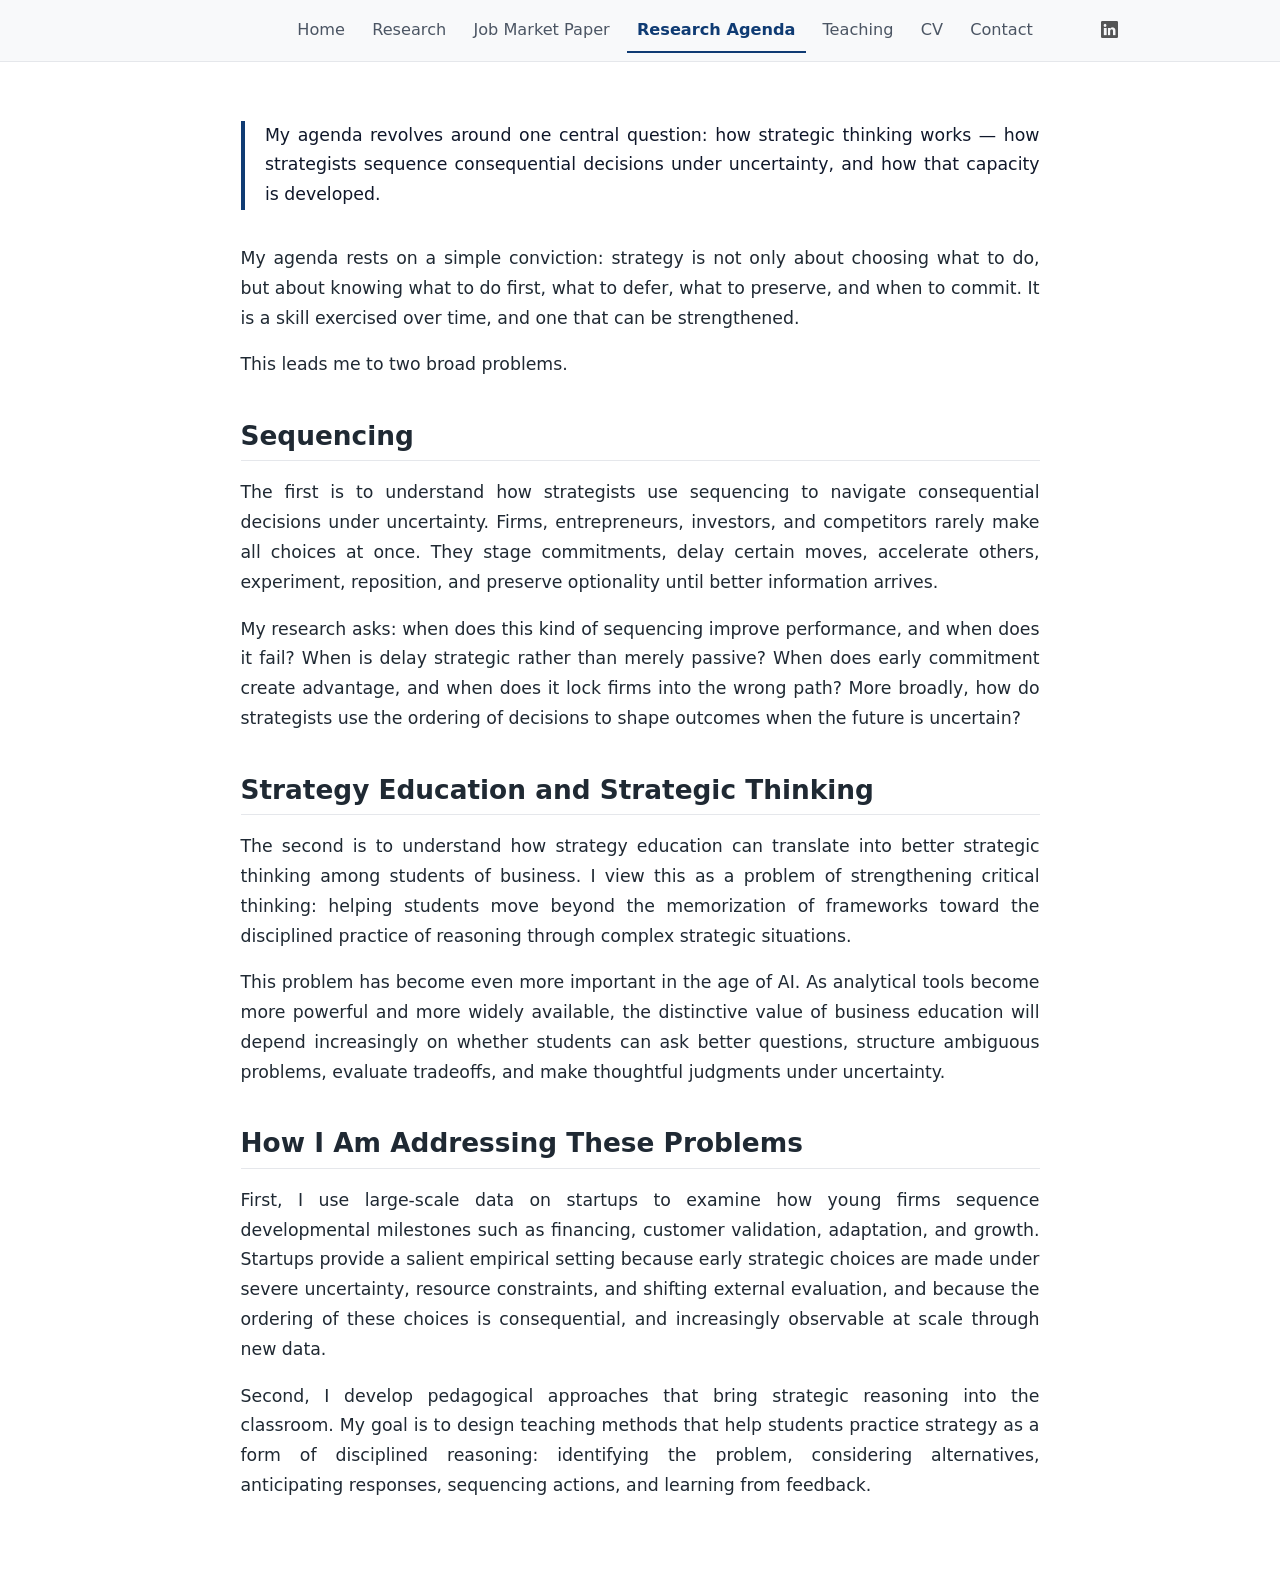
<file: big-agenda.html>
<!DOCTYPE html>
<html xmlns="http://www.w3.org/1999/xhtml" lang="en" xml:lang="en"><head>

<meta charset="utf-8">
<meta name="generator" content="quarto-1.10.18">

<meta name="viewport" content="width=device-width, initial-scale=1.0, user-scalable=yes">


<title>Research Agenda – Ndu Ugwuanyi</title>
<style>
/* Default styles provided by pandoc.
** See https://pandoc.org/MANUAL.html#variables-for-html for config info.
*/
span.smallcaps{font-variant: small-caps;}
div.columns{display: flex; gap: 1.5em;}
div.column{flex: auto;}
@media screen {
div.columns{gap: min(4vw, 1.5em);}
div.column{overflow-x: auto;}
}
div.hanging-indent{margin-left: 1.5em; text-indent: -1.5em;}
ul.task-list{list-style: none;}
ul.task-list li input[type="checkbox"] {
  width: 0.8em;
  margin: 0 0.8em 0.2em -1em; /* quarto-specific, see https://github.com/quarto-dev/quarto-cli/issues/4556 */ 
  vertical-align: middle;
}
</style>


<script src="site_libs/quarto-nav/quarto-nav.js"></script>
<script src="site_libs/clipboard/clipboard.min.js"></script>
<script src="site_libs/quarto-html/quarto.js" type="module"></script>
<script src="site_libs/quarto-html/tabsets/tabsets.js" type="module"></script>
<script src="site_libs/quarto-html/popper.min.js"></script>
<script src="site_libs/quarto-html/tippy.umd.min.js"></script>
<link href="site_libs/quarto-html/tippy.css" rel="stylesheet">
<link href="site_libs/quarto-html/quarto-syntax-highlighting-64a204ab8560d761af7679ceaba22944.css" rel="stylesheet" id="quarto-text-highlighting-styles">
<script src="site_libs/bootstrap/bootstrap.min.js"></script>
<link href="site_libs/bootstrap/bootstrap-icons.css" rel="stylesheet">
<link href="site_libs/bootstrap/bootstrap-172ba59bd5e0b52282274ba0c0cc16fc.min.css" rel="stylesheet" append-hash="true" id="quarto-bootstrap" data-mode="light">
<script id="quarto-search-options" type="application/json">{
  "language": {
    "search-no-results-text": "No results",
    "search-matching-documents-text": "matching documents",
    "search-copy-link-title": "Copy link to search",
    "search-hide-matches-text": "Hide additional matches",
    "search-more-match-text": "more match in this document",
    "search-more-matches-text": "more matches in this document",
    "search-clear-button-title": "Clear",
    "search-text-placeholder": "",
    "search-detached-cancel-button-title": "Cancel",
    "search-submit-button-title": "Submit",
    "search-label": "Search"
  }
}</script>
<script async="" src="https://www.googletagmanager.com/gtag/js?id=G-Q7J41YKM9X"></script>

<script type="text/javascript">

window.dataLayer = window.dataLayer || [];
function gtag(){dataLayer.push(arguments);}
gtag('js', new Date());
gtag('config', 'G-Q7J41YKM9X', { 'anonymize_ip': true});
</script>


<link rel="stylesheet" href="styles.css">
</head>

<body class="nav-fixed fullcontent quarto-light">

<div id="quarto-search-results"></div>
  <header id="quarto-header" class="headroom fixed-top">
    <nav class="navbar navbar-expand-lg " data-bs-theme="dark">
      <div class="navbar-container container-fluid">
          <button class="navbar-toggler" type="button" data-bs-toggle="collapse" data-bs-target="#navbarCollapse" aria-controls="navbarCollapse" role="menu" aria-expanded="false" aria-label="Toggle navigation" onclick="if (window.quartoToggleHeadroom) { window.quartoToggleHeadroom(); }">
  <span class="navbar-toggler-icon"></span>
</button>
          <div class="collapse navbar-collapse" id="navbarCollapse">
            <ul class="navbar-nav navbar-nav-scroll ms-auto">
  <li class="nav-item">
    <a class="nav-link" href="./index.html"> 
<span class="menu-text">Home</span></a>
  </li>  
  <li class="nav-item">
    <a class="nav-link" href="./research.html"> 
<span class="menu-text">Research</span></a>
  </li>  
  <li class="nav-item">
    <a class="nav-link" href="./job-market-paper.html"> 
<span class="menu-text">Job Market Paper</span></a>
  </li>  
  <li class="nav-item">
    <a class="nav-link active" href="./big-agenda.html" aria-current="page"> 
<span class="menu-text">Research Agenda</span></a>
  </li>  
  <li class="nav-item">
    <a class="nav-link" href="./teaching.html"> 
<span class="menu-text">Teaching</span></a>
  </li>  
  <li class="nav-item">
    <a class="nav-link" href="./cv.html"> 
<span class="menu-text">CV</span></a>
  </li>  
  <li class="nav-item">
    <a class="nav-link" href="./contact.html"> 
<span class="menu-text">Contact</span></a>
  </li>  
</ul>
          </div> <!-- /navcollapse -->
            <div class="quarto-navbar-tools">
    <a href="https://www.linkedin.com/in/rndu/" title="" class="quarto-navigation-tool px-1" aria-label="LinkedIn"><i class="bi bi-linkedin"></i></a>
</div>
      </div> <!-- /container-fluid -->
    </nav>
</header>
<!-- content -->
<div id="quarto-content" class="quarto-container page-columns page-rows-contents page-layout-article page-navbar">
<!-- sidebar -->
<!-- margin-sidebar -->
    
<!-- main -->
<main class="content" id="quarto-document-content"><header id="title-block-header" class="quarto-title-block"></header>




<div class="big-agenda-page">
<div class="agenda-lede">
<p>My agenda revolves around one central question: how strategic thinking works — how strategists sequence consequential decisions under uncertainty, and how that capacity is developed.</p>
</div>
<p>My agenda rests on a simple conviction: strategy is not only about choosing what to do, but about knowing what to do first, what to defer, what to preserve, and when to commit. It is a skill exercised over time, and one that can be strengthened.</p>
<p>This leads me to two broad problems.</p>
<section id="sequencing" class="level2">
<h2 data-anchor-id="sequencing">Sequencing</h2>
<p>The first is to understand how strategists use sequencing to navigate consequential decisions under uncertainty. Firms, entrepreneurs, investors, and competitors rarely make all choices at once. They stage commitments, delay certain moves, accelerate others, experiment, reposition, and preserve optionality until better information arrives.</p>
<p>My research asks: when does this kind of sequencing improve performance, and when does it fail? When is delay strategic rather than merely passive? When does early commitment create advantage, and when does it lock firms into the wrong path? More broadly, how do strategists use the ordering of decisions to shape outcomes when the future is uncertain?</p>
</section>
<section id="strategy-education-and-strategic-thinking" class="level2">
<h2 data-anchor-id="strategy-education-and-strategic-thinking">Strategy Education and Strategic Thinking</h2>
<p>The second is to understand how strategy education can translate into better strategic thinking among students of business. I view this as a problem of strengthening critical thinking: helping students move beyond the memorization of frameworks toward the disciplined practice of reasoning through complex strategic situations.</p>
<p>This problem has become even more important in the age of AI. As analytical tools become more powerful and more widely available, the distinctive value of business education will depend increasingly on whether students can ask better questions, structure ambiguous problems, evaluate tradeoffs, and make thoughtful judgments under uncertainty.</p>
</section>
<section id="how-i-am-addressing-these-problems" class="level2">
<h2 data-anchor-id="how-i-am-addressing-these-problems">How I Am Addressing These Problems</h2>
<p>First, I use large-scale data on startups to examine how young firms sequence developmental milestones such as financing, customer validation, adaptation, and growth. Startups provide a salient empirical setting because early strategic choices are made under severe uncertainty, resource constraints, and shifting external evaluation, and because the ordering of these choices is consequential, and increasingly observable at scale through new data.</p>
<p>Second, I develop pedagogical approaches that bring strategic reasoning into the classroom. My goal is to design teaching methods that help students practice strategy as a form of disciplined reasoning: identifying the problem, considering alternatives, anticipating responses, sequencing actions, and learning from feedback.</p>
</section>
</div>



</main> <!-- /main -->
<script id="quarto-html-after-body" type="application/javascript">
  window.document.addEventListener("DOMContentLoaded", function (event) {
    const isCodeAnnotation = (el) => {
      for (const clz of el.classList) {
        if (clz.startsWith('code-annotation-')) {                     
          return true;
        }
      }
      return false;
    }
    const onCopySuccess = function(e) {
      // button target
      const button = e.trigger;
      // don't keep focus
      button.blur();
      // flash "checked"
      button.classList.add('code-copy-button-checked');
      var currentTitle = button.getAttribute("title");
      button.setAttribute("title", "Copied!");
      let tooltip;
      if (window.bootstrap) {
        button.setAttribute("data-bs-toggle", "tooltip");
        button.setAttribute("data-bs-placement", "left");
        button.setAttribute("data-bs-title", "Copied!");
        tooltip = new bootstrap.Tooltip(button, 
          { trigger: "manual", 
            customClass: "code-copy-button-tooltip",
            offset: [0, -8]});
        tooltip.show();    
      }
      setTimeout(function() {
        if (tooltip) {
          tooltip.hide();
          button.removeAttribute("data-bs-title");
          button.removeAttribute("data-bs-toggle");
          button.removeAttribute("data-bs-placement");
        }
        button.setAttribute("title", currentTitle);
        button.classList.remove('code-copy-button-checked');
      }, 1000);
      // clear code selection
      e.clearSelection();
    }
    const getTextToCopy = function(trigger) {
      const outerScaffold = trigger.parentElement.cloneNode(true);
      const codeEl = outerScaffold.querySelector('code');
      for (const childEl of codeEl.children) {
        if (isCodeAnnotation(childEl)) {
          childEl.remove();
        }
      }
      return codeEl.innerText;
    }
    const clipboard = new window.ClipboardJS('.code-copy-button:not([data-in-quarto-modal])', {
      text: getTextToCopy
    });
    clipboard.on('success', onCopySuccess);
    if (window.document.getElementById('quarto-embedded-source-code-modal')) {
      const clipboardModal = new window.ClipboardJS('.code-copy-button[data-in-quarto-modal]', {
        text: getTextToCopy,
        container: window.document.getElementById('quarto-embedded-source-code-modal')
      });
      clipboardModal.on('success', onCopySuccess);
    }
      var localhostRegex = new RegExp(/^(?:http|https):\/\/localhost\:?[0-9]*\//);
      var mailtoRegex = new RegExp(/^mailto:/);
        var filterRegex = new RegExp("https:\/\/URichnd\.github\.io\/ndu\/");
      var isInternal = (href) => {
          return filterRegex.test(href) || localhostRegex.test(href) || mailtoRegex.test(href);
      }
      // Inspect non-navigation links and adorn them if external
     var links = window.document.querySelectorAll('a[href]:not(.nav-link):not(.navbar-brand):not(.toc-action):not(.sidebar-link):not(.sidebar-item-toggle):not(.pagination-link):not(.no-external):not([aria-hidden]):not(.dropdown-item):not(.quarto-navigation-tool):not(.about-link)');
      for (var i=0; i<links.length; i++) {
        const link = links[i];
        if (!isInternal(link.href)) {
          // undo the damage that might have been done by quarto-nav.js in the case of
          // links that we want to consider external
          if (link.dataset.originalHref !== undefined) {
            link.href = link.dataset.originalHref;
          }
        }
      }
    function tippyHover(el, contentFn, onTriggerFn, onUntriggerFn) {
      const config = {
        allowHTML: true,
        maxWidth: 500,
        delay: 100,
        arrow: false,
        appendTo: function(el) {
            return el.parentElement;
        },
        interactive: true,
        interactiveBorder: 10,
        theme: 'quarto',
        placement: 'bottom-start',
      };
      if (contentFn) {
        config.content = contentFn;
      }
      if (onTriggerFn) {
        config.onTrigger = onTriggerFn;
      }
      if (onUntriggerFn) {
        config.onUntrigger = onUntriggerFn;
      }
      window.tippy(el, config); 
    }
    const noterefs = window.document.querySelectorAll('a[role="doc-noteref"]');
    for (var i=0; i<noterefs.length; i++) {
      const ref = noterefs[i];
      tippyHover(ref, function() {
        // use id or data attribute instead here
        let href = ref.getAttribute('data-footnote-href') || ref.getAttribute('href');
        try { href = new URL(href).hash; } catch {}
        const id = href.replace(/^#\/?/, "");
        const note = window.document.getElementById(id);
        if (note) {
          return note.innerHTML;
        } else {
          return "";
        }
      });
    }
    const xrefs = window.document.querySelectorAll('a.quarto-xref');
    const processXRef = (id, note) => {
      // Strip column container classes
      const stripColumnClz = (el) => {
        el.classList.remove("page-full", "page-columns");
        if (el.children) {
          for (const child of el.children) {
            stripColumnClz(child);
          }
        }
      }
      stripColumnClz(note)
      if (id === null || id.startsWith('sec-')) {
        // Special case sections, only their first couple elements
        const container = document.createElement("div");
        if (note.children && note.children.length > 2) {
          container.appendChild(note.children[0].cloneNode(true));
          for (let i = 1; i < note.children.length; i++) {
            const child = note.children[i];
            if (child.tagName === "P" && child.innerText === "") {
              continue;
            } else {
              container.appendChild(child.cloneNode(true));
              break;
            }
          }
          if (window.Quarto?.typesetMath) {
            window.Quarto.typesetMath(container);
          }
          return container.innerHTML
        } else {
          if (window.Quarto?.typesetMath) {
            window.Quarto.typesetMath(note);
          }
          return note.innerHTML;
        }
      } else {
        // Remove any anchor links if they are present
        const anchorLink = note.querySelector('a.anchorjs-link');
        if (anchorLink) {
          anchorLink.remove();
        }
        if (window.Quarto?.typesetMath) {
          window.Quarto.typesetMath(note);
        }
        if (note.classList.contains("callout")) {
          return note.outerHTML;
        } else {
          return note.innerHTML;
        }
      }
    }
    for (var i=0; i<xrefs.length; i++) {
      const xref = xrefs[i];
      tippyHover(xref, undefined, function(instance) {
        instance.disable();
        let url = xref.getAttribute('href');
        let hash = undefined; 
        if (url.startsWith('#')) {
          hash = url;
        } else {
          try { hash = new URL(url).hash; } catch {}
        }
        if (hash) {
          const id = hash.replace(/^#\/?/, "");
          const note = window.document.getElementById(id);
          if (note !== null) {
            try {
              const html = processXRef(id, note.cloneNode(true));
              instance.setContent(html);
            } finally {
              instance.enable();
              instance.show();
            }
          } else {
            // See if we can fetch this
            fetch(url.split('#')[0])
            .then(res => res.text())
            .then(html => {
              const parser = new DOMParser();
              const htmlDoc = parser.parseFromString(html, "text/html");
              const note = htmlDoc.getElementById(id);
              if (note !== null) {
                const html = processXRef(id, note);
                instance.setContent(html);
              } 
            }).finally(() => {
              instance.enable();
              instance.show();
            });
          }
        } else {
          // See if we can fetch a full url (with no hash to target)
          // This is a special case and we should probably do some content thinning / targeting
          fetch(url)
          .then(res => res.text())
          .then(html => {
            const parser = new DOMParser();
            const htmlDoc = parser.parseFromString(html, "text/html");
            const note = htmlDoc.querySelector('main.content');
            if (note !== null) {
              // This should only happen for chapter cross references
              // (since there is no id in the URL)
              // remove the first header
              if (note.children.length > 0 && note.children[0].tagName === "HEADER") {
                note.children[0].remove();
              }
              const html = processXRef(null, note);
              instance.setContent(html);
            } 
          }).finally(() => {
            instance.enable();
            instance.show();
          });
        }
      }, function(instance) {
      });
    }
        let selectedAnnoteEl;
        const selectorForAnnotation = ( cell, annotation) => {
          let cellAttr = 'data-code-cell="' + cell + '"';
          let lineAttr = 'data-code-annotation="' +  annotation + '"';
          const selector = 'span[' + cellAttr + '][' + lineAttr + ']';
          return selector;
        }
        const selectCodeLines = (annoteEl) => {
          const doc = window.document;
          const targetCell = annoteEl.getAttribute("data-target-cell");
          const targetAnnotation = annoteEl.getAttribute("data-target-annotation");
          const annoteSpan = window.document.querySelector(selectorForAnnotation(targetCell, targetAnnotation));
          const lines = annoteSpan.getAttribute("data-code-lines").split(",");
          const lineIds = lines.map((line) => {
            return targetCell + "-" + line;
          })
          let top = null;
          let height = null;
          let parent = null;
          if (lineIds.length > 0) {
              //compute the position of the single el (top and bottom and make a div)
              const el = window.document.getElementById(lineIds[0]);
              top = el.offsetTop;
              height = el.offsetHeight;
              parent = el.parentElement.parentElement;
            if (lineIds.length > 1) {
              const lastEl = window.document.getElementById(lineIds[lineIds.length - 1]);
              const bottom = lastEl.offsetTop + lastEl.offsetHeight;
              height = bottom - top;
            }
            if (top !== null && height !== null && parent !== null) {
              // cook up a div (if necessary) and position it 
              let div = window.document.getElementById("code-annotation-line-highlight");
              if (div === null) {
                div = window.document.createElement("div");
                div.setAttribute("id", "code-annotation-line-highlight");
                div.style.position = 'absolute';
                parent.appendChild(div);
              }
              div.style.top = top - 2 + "px";
              div.style.height = height + 4 + "px";
              div.style.left = 0;
              let gutterDiv = window.document.getElementById("code-annotation-line-highlight-gutter");
              if (gutterDiv === null) {
                gutterDiv = window.document.createElement("div");
                gutterDiv.setAttribute("id", "code-annotation-line-highlight-gutter");
                gutterDiv.style.position = 'absolute';
                const codeCell = window.document.getElementById(targetCell);
                const gutter = codeCell.querySelector('.code-annotation-gutter');
                gutter.appendChild(gutterDiv);
              }
              gutterDiv.style.top = top - 2 + "px";
              gutterDiv.style.height = height + 4 + "px";
            }
            selectedAnnoteEl = annoteEl;
          }
        };
        const unselectCodeLines = () => {
          const elementsIds = ["code-annotation-line-highlight", "code-annotation-line-highlight-gutter"];
          elementsIds.forEach((elId) => {
            const div = window.document.getElementById(elId);
            if (div) {
              div.remove();
            }
          });
          selectedAnnoteEl = undefined;
        };
          // Handle positioning of the toggle
      window.addEventListener(
        "resize",
        throttle(() => {
          elRect = undefined;
          if (selectedAnnoteEl) {
            selectCodeLines(selectedAnnoteEl);
          }
        }, 10)
      );
      function throttle(fn, ms) {
      let throttle = false;
      let timer;
        return (...args) => {
          if(!throttle) { // first call gets through
              fn.apply(this, args);
              throttle = true;
          } else { // all the others get throttled
              if(timer) clearTimeout(timer); // cancel #2
              timer = setTimeout(() => {
                fn.apply(this, args);
                timer = throttle = false;
              }, ms);
          }
        };
      }
        // Attach click handler to the DT
        const annoteDls = window.document.querySelectorAll('dt[data-target-cell]');
        for (const annoteDlNode of annoteDls) {
          annoteDlNode.addEventListener('click', (event) => {
            const clickedEl = event.target;
            if (clickedEl !== selectedAnnoteEl) {
              unselectCodeLines();
              const activeEl = window.document.querySelector('dt[data-target-cell].code-annotation-active');
              if (activeEl) {
                activeEl.classList.remove('code-annotation-active');
              }
              selectCodeLines(clickedEl);
              clickedEl.classList.add('code-annotation-active');
            } else {
              // Unselect the line
              unselectCodeLines();
              clickedEl.classList.remove('code-annotation-active');
            }
          });
        }
    const findCites = (el) => {
      const parentEl = el.parentElement;
      if (parentEl) {
        const cites = parentEl.dataset.cites;
        if (cites) {
          return {
            el,
            cites: cites.split(' ')
          };
        } else {
          return findCites(el.parentElement)
        }
      } else {
        return undefined;
      }
    };
    var bibliorefs = window.document.querySelectorAll('a[role="doc-biblioref"]');
    for (var i=0; i<bibliorefs.length; i++) {
      const ref = bibliorefs[i];
      const citeInfo = findCites(ref);
      if (citeInfo) {
        tippyHover(citeInfo.el, function() {
          var popup = window.document.createElement('div');
          citeInfo.cites.forEach(function(cite) {
            var citeDiv = window.document.createElement('div');
            citeDiv.classList.add('hanging-indent');
            citeDiv.classList.add('csl-entry');
            var biblioDiv = window.document.getElementById('ref-' + cite);
            if (biblioDiv) {
              citeDiv.innerHTML = biblioDiv.innerHTML;
            }
            popup.appendChild(citeDiv);
          });
          return popup.innerHTML;
        });
      }
    }
  });
  </script>
</div> <!-- /content -->




</body></html>
</file>
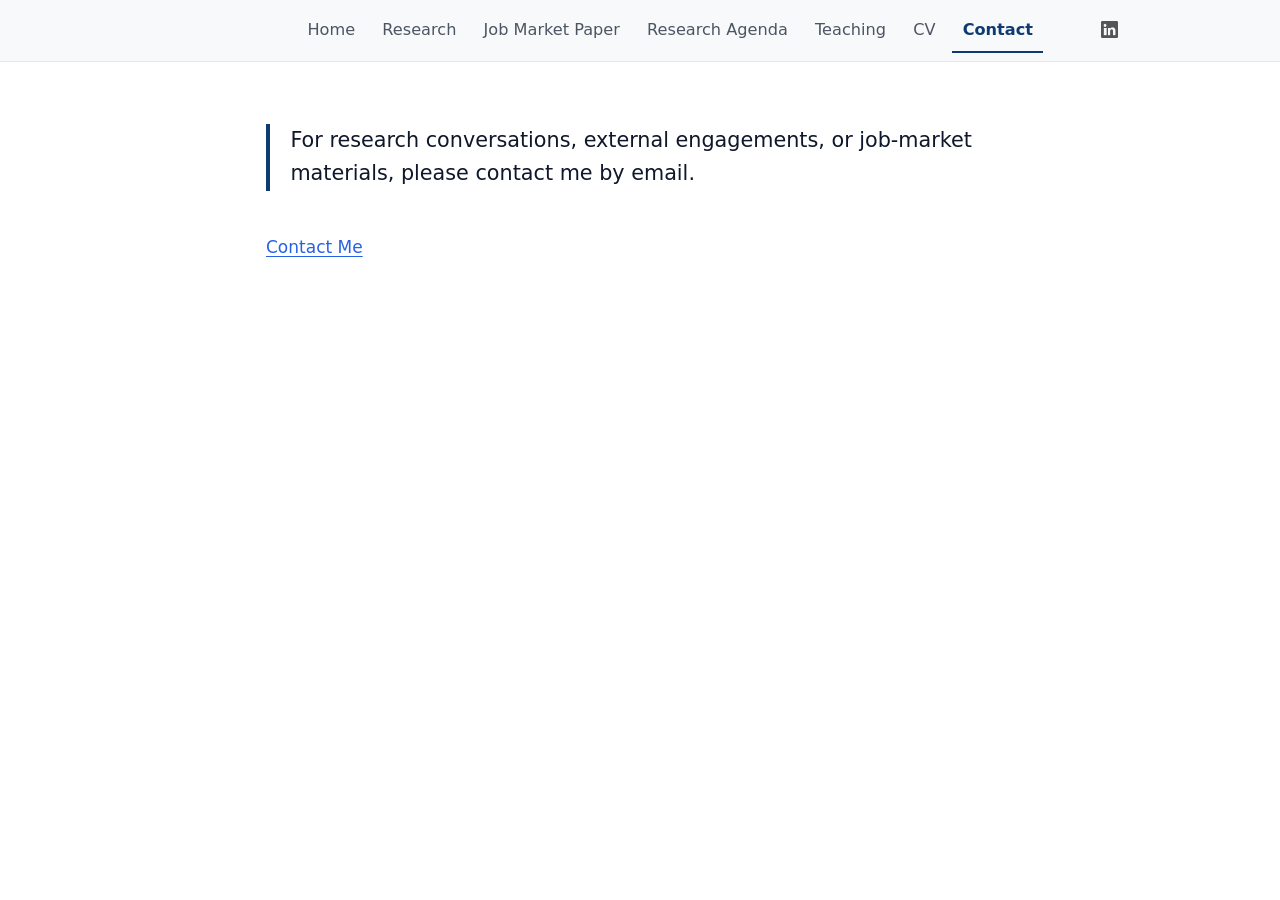
<file: contact.html>
<!DOCTYPE html>
<html xmlns="http://www.w3.org/1999/xhtml" lang="en" xml:lang="en"><head>

<meta charset="utf-8">
<meta name="generator" content="quarto-1.10.18">

<meta name="viewport" content="width=device-width, initial-scale=1.0, user-scalable=yes">


<title>Contact – Ndu Ugwuanyi</title>
<style>
/* Default styles provided by pandoc.
** See https://pandoc.org/MANUAL.html#variables-for-html for config info.
*/
span.smallcaps{font-variant: small-caps;}
div.columns{display: flex; gap: 1.5em;}
div.column{flex: auto;}
@media screen {
div.columns{gap: min(4vw, 1.5em);}
div.column{overflow-x: auto;}
}
div.hanging-indent{margin-left: 1.5em; text-indent: -1.5em;}
ul.task-list{list-style: none;}
ul.task-list li input[type="checkbox"] {
  width: 0.8em;
  margin: 0 0.8em 0.2em -1em; /* quarto-specific, see https://github.com/quarto-dev/quarto-cli/issues/4556 */ 
  vertical-align: middle;
}
</style>


<script src="site_libs/quarto-nav/quarto-nav.js"></script>
<script src="site_libs/clipboard/clipboard.min.js"></script>
<script src="site_libs/quarto-html/quarto.js" type="module"></script>
<script src="site_libs/quarto-html/tabsets/tabsets.js" type="module"></script>
<script src="site_libs/quarto-html/popper.min.js"></script>
<script src="site_libs/quarto-html/tippy.umd.min.js"></script>
<link href="site_libs/quarto-html/tippy.css" rel="stylesheet">
<link href="site_libs/quarto-html/quarto-syntax-highlighting-64a204ab8560d761af7679ceaba22944.css" rel="stylesheet" id="quarto-text-highlighting-styles">
<script src="site_libs/bootstrap/bootstrap.min.js"></script>
<link href="site_libs/bootstrap/bootstrap-icons.css" rel="stylesheet">
<link href="site_libs/bootstrap/bootstrap-172ba59bd5e0b52282274ba0c0cc16fc.min.css" rel="stylesheet" append-hash="true" id="quarto-bootstrap" data-mode="light">
<script id="quarto-search-options" type="application/json">{
  "language": {
    "search-no-results-text": "No results",
    "search-matching-documents-text": "matching documents",
    "search-copy-link-title": "Copy link to search",
    "search-hide-matches-text": "Hide additional matches",
    "search-more-match-text": "more match in this document",
    "search-more-matches-text": "more matches in this document",
    "search-clear-button-title": "Clear",
    "search-text-placeholder": "",
    "search-detached-cancel-button-title": "Cancel",
    "search-submit-button-title": "Submit",
    "search-label": "Search"
  }
}</script>
<script async="" src="https://www.googletagmanager.com/gtag/js?id=G-Q7J41YKM9X"></script>

<script type="text/javascript">

window.dataLayer = window.dataLayer || [];
function gtag(){dataLayer.push(arguments);}
gtag('js', new Date());
gtag('config', 'G-Q7J41YKM9X', { 'anonymize_ip': true});
</script>


<link rel="stylesheet" href="styles.css">
</head>

<body class="nav-fixed fullcontent quarto-light">

<div id="quarto-search-results"></div>
  <header id="quarto-header" class="headroom fixed-top">
    <nav class="navbar navbar-expand-lg " data-bs-theme="dark">
      <div class="navbar-container container-fluid">
          <button class="navbar-toggler" type="button" data-bs-toggle="collapse" data-bs-target="#navbarCollapse" aria-controls="navbarCollapse" role="menu" aria-expanded="false" aria-label="Toggle navigation" onclick="if (window.quartoToggleHeadroom) { window.quartoToggleHeadroom(); }">
  <span class="navbar-toggler-icon"></span>
</button>
          <div class="collapse navbar-collapse" id="navbarCollapse">
            <ul class="navbar-nav navbar-nav-scroll ms-auto">
  <li class="nav-item">
    <a class="nav-link" href="./index.html"> 
<span class="menu-text">Home</span></a>
  </li>  
  <li class="nav-item">
    <a class="nav-link" href="./research.html"> 
<span class="menu-text">Research</span></a>
  </li>  
  <li class="nav-item">
    <a class="nav-link" href="./job-market-paper.html"> 
<span class="menu-text">Job Market Paper</span></a>
  </li>  
  <li class="nav-item">
    <a class="nav-link" href="./big-agenda.html"> 
<span class="menu-text">Research Agenda</span></a>
  </li>  
  <li class="nav-item">
    <a class="nav-link" href="./teaching.html"> 
<span class="menu-text">Teaching</span></a>
  </li>  
  <li class="nav-item">
    <a class="nav-link" href="./cv.html"> 
<span class="menu-text">CV</span></a>
  </li>  
  <li class="nav-item">
    <a class="nav-link active" href="./contact.html" aria-current="page"> 
<span class="menu-text">Contact</span></a>
  </li>  
</ul>
          </div> <!-- /navcollapse -->
            <div class="quarto-navbar-tools">
    <a href="https://www.linkedin.com/in/rndu/" title="" class="quarto-navigation-tool px-1" aria-label="LinkedIn"><i class="bi bi-linkedin"></i></a>
</div>
      </div> <!-- /container-fluid -->
    </nav>
</header>
<!-- content -->
<div id="quarto-content" class="quarto-container page-columns page-rows-contents page-layout-article page-navbar">
<!-- sidebar -->
<!-- margin-sidebar -->
    
<!-- main -->
<main class="content" id="quarto-document-content"><header id="title-block-header" class="quarto-title-block"></header>




<div class="standard-page">
<div class="page-lede">
<p>For research conversations, external engagements, or job-market materials, please contact me by email.</p>
</div>
<p>
<a class="button-link" href="mailto:ndubuisi@wharton.upenn.edu">Contact Me</a>
</p>
</div>



</main> <!-- /main -->
<script id="quarto-html-after-body" type="application/javascript">
  window.document.addEventListener("DOMContentLoaded", function (event) {
    const isCodeAnnotation = (el) => {
      for (const clz of el.classList) {
        if (clz.startsWith('code-annotation-')) {                     
          return true;
        }
      }
      return false;
    }
    const onCopySuccess = function(e) {
      // button target
      const button = e.trigger;
      // don't keep focus
      button.blur();
      // flash "checked"
      button.classList.add('code-copy-button-checked');
      var currentTitle = button.getAttribute("title");
      button.setAttribute("title", "Copied!");
      let tooltip;
      if (window.bootstrap) {
        button.setAttribute("data-bs-toggle", "tooltip");
        button.setAttribute("data-bs-placement", "left");
        button.setAttribute("data-bs-title", "Copied!");
        tooltip = new bootstrap.Tooltip(button, 
          { trigger: "manual", 
            customClass: "code-copy-button-tooltip",
            offset: [0, -8]});
        tooltip.show();    
      }
      setTimeout(function() {
        if (tooltip) {
          tooltip.hide();
          button.removeAttribute("data-bs-title");
          button.removeAttribute("data-bs-toggle");
          button.removeAttribute("data-bs-placement");
        }
        button.setAttribute("title", currentTitle);
        button.classList.remove('code-copy-button-checked');
      }, 1000);
      // clear code selection
      e.clearSelection();
    }
    const getTextToCopy = function(trigger) {
      const outerScaffold = trigger.parentElement.cloneNode(true);
      const codeEl = outerScaffold.querySelector('code');
      for (const childEl of codeEl.children) {
        if (isCodeAnnotation(childEl)) {
          childEl.remove();
        }
      }
      return codeEl.innerText;
    }
    const clipboard = new window.ClipboardJS('.code-copy-button:not([data-in-quarto-modal])', {
      text: getTextToCopy
    });
    clipboard.on('success', onCopySuccess);
    if (window.document.getElementById('quarto-embedded-source-code-modal')) {
      const clipboardModal = new window.ClipboardJS('.code-copy-button[data-in-quarto-modal]', {
        text: getTextToCopy,
        container: window.document.getElementById('quarto-embedded-source-code-modal')
      });
      clipboardModal.on('success', onCopySuccess);
    }
      var localhostRegex = new RegExp(/^(?:http|https):\/\/localhost\:?[0-9]*\//);
      var mailtoRegex = new RegExp(/^mailto:/);
        var filterRegex = new RegExp("https:\/\/URichnd\.github\.io\/ndu\/");
      var isInternal = (href) => {
          return filterRegex.test(href) || localhostRegex.test(href) || mailtoRegex.test(href);
      }
      // Inspect non-navigation links and adorn them if external
     var links = window.document.querySelectorAll('a[href]:not(.nav-link):not(.navbar-brand):not(.toc-action):not(.sidebar-link):not(.sidebar-item-toggle):not(.pagination-link):not(.no-external):not([aria-hidden]):not(.dropdown-item):not(.quarto-navigation-tool):not(.about-link)');
      for (var i=0; i<links.length; i++) {
        const link = links[i];
        if (!isInternal(link.href)) {
          // undo the damage that might have been done by quarto-nav.js in the case of
          // links that we want to consider external
          if (link.dataset.originalHref !== undefined) {
            link.href = link.dataset.originalHref;
          }
        }
      }
    function tippyHover(el, contentFn, onTriggerFn, onUntriggerFn) {
      const config = {
        allowHTML: true,
        maxWidth: 500,
        delay: 100,
        arrow: false,
        appendTo: function(el) {
            return el.parentElement;
        },
        interactive: true,
        interactiveBorder: 10,
        theme: 'quarto',
        placement: 'bottom-start',
      };
      if (contentFn) {
        config.content = contentFn;
      }
      if (onTriggerFn) {
        config.onTrigger = onTriggerFn;
      }
      if (onUntriggerFn) {
        config.onUntrigger = onUntriggerFn;
      }
      window.tippy(el, config); 
    }
    const noterefs = window.document.querySelectorAll('a[role="doc-noteref"]');
    for (var i=0; i<noterefs.length; i++) {
      const ref = noterefs[i];
      tippyHover(ref, function() {
        // use id or data attribute instead here
        let href = ref.getAttribute('data-footnote-href') || ref.getAttribute('href');
        try { href = new URL(href).hash; } catch {}
        const id = href.replace(/^#\/?/, "");
        const note = window.document.getElementById(id);
        if (note) {
          return note.innerHTML;
        } else {
          return "";
        }
      });
    }
    const xrefs = window.document.querySelectorAll('a.quarto-xref');
    const processXRef = (id, note) => {
      // Strip column container classes
      const stripColumnClz = (el) => {
        el.classList.remove("page-full", "page-columns");
        if (el.children) {
          for (const child of el.children) {
            stripColumnClz(child);
          }
        }
      }
      stripColumnClz(note)
      if (id === null || id.startsWith('sec-')) {
        // Special case sections, only their first couple elements
        const container = document.createElement("div");
        if (note.children && note.children.length > 2) {
          container.appendChild(note.children[0].cloneNode(true));
          for (let i = 1; i < note.children.length; i++) {
            const child = note.children[i];
            if (child.tagName === "P" && child.innerText === "") {
              continue;
            } else {
              container.appendChild(child.cloneNode(true));
              break;
            }
          }
          if (window.Quarto?.typesetMath) {
            window.Quarto.typesetMath(container);
          }
          return container.innerHTML
        } else {
          if (window.Quarto?.typesetMath) {
            window.Quarto.typesetMath(note);
          }
          return note.innerHTML;
        }
      } else {
        // Remove any anchor links if they are present
        const anchorLink = note.querySelector('a.anchorjs-link');
        if (anchorLink) {
          anchorLink.remove();
        }
        if (window.Quarto?.typesetMath) {
          window.Quarto.typesetMath(note);
        }
        if (note.classList.contains("callout")) {
          return note.outerHTML;
        } else {
          return note.innerHTML;
        }
      }
    }
    for (var i=0; i<xrefs.length; i++) {
      const xref = xrefs[i];
      tippyHover(xref, undefined, function(instance) {
        instance.disable();
        let url = xref.getAttribute('href');
        let hash = undefined; 
        if (url.startsWith('#')) {
          hash = url;
        } else {
          try { hash = new URL(url).hash; } catch {}
        }
        if (hash) {
          const id = hash.replace(/^#\/?/, "");
          const note = window.document.getElementById(id);
          if (note !== null) {
            try {
              const html = processXRef(id, note.cloneNode(true));
              instance.setContent(html);
            } finally {
              instance.enable();
              instance.show();
            }
          } else {
            // See if we can fetch this
            fetch(url.split('#')[0])
            .then(res => res.text())
            .then(html => {
              const parser = new DOMParser();
              const htmlDoc = parser.parseFromString(html, "text/html");
              const note = htmlDoc.getElementById(id);
              if (note !== null) {
                const html = processXRef(id, note);
                instance.setContent(html);
              } 
            }).finally(() => {
              instance.enable();
              instance.show();
            });
          }
        } else {
          // See if we can fetch a full url (with no hash to target)
          // This is a special case and we should probably do some content thinning / targeting
          fetch(url)
          .then(res => res.text())
          .then(html => {
            const parser = new DOMParser();
            const htmlDoc = parser.parseFromString(html, "text/html");
            const note = htmlDoc.querySelector('main.content');
            if (note !== null) {
              // This should only happen for chapter cross references
              // (since there is no id in the URL)
              // remove the first header
              if (note.children.length > 0 && note.children[0].tagName === "HEADER") {
                note.children[0].remove();
              }
              const html = processXRef(null, note);
              instance.setContent(html);
            } 
          }).finally(() => {
            instance.enable();
            instance.show();
          });
        }
      }, function(instance) {
      });
    }
        let selectedAnnoteEl;
        const selectorForAnnotation = ( cell, annotation) => {
          let cellAttr = 'data-code-cell="' + cell + '"';
          let lineAttr = 'data-code-annotation="' +  annotation + '"';
          const selector = 'span[' + cellAttr + '][' + lineAttr + ']';
          return selector;
        }
        const selectCodeLines = (annoteEl) => {
          const doc = window.document;
          const targetCell = annoteEl.getAttribute("data-target-cell");
          const targetAnnotation = annoteEl.getAttribute("data-target-annotation");
          const annoteSpan = window.document.querySelector(selectorForAnnotation(targetCell, targetAnnotation));
          const lines = annoteSpan.getAttribute("data-code-lines").split(",");
          const lineIds = lines.map((line) => {
            return targetCell + "-" + line;
          })
          let top = null;
          let height = null;
          let parent = null;
          if (lineIds.length > 0) {
              //compute the position of the single el (top and bottom and make a div)
              const el = window.document.getElementById(lineIds[0]);
              top = el.offsetTop;
              height = el.offsetHeight;
              parent = el.parentElement.parentElement;
            if (lineIds.length > 1) {
              const lastEl = window.document.getElementById(lineIds[lineIds.length - 1]);
              const bottom = lastEl.offsetTop + lastEl.offsetHeight;
              height = bottom - top;
            }
            if (top !== null && height !== null && parent !== null) {
              // cook up a div (if necessary) and position it 
              let div = window.document.getElementById("code-annotation-line-highlight");
              if (div === null) {
                div = window.document.createElement("div");
                div.setAttribute("id", "code-annotation-line-highlight");
                div.style.position = 'absolute';
                parent.appendChild(div);
              }
              div.style.top = top - 2 + "px";
              div.style.height = height + 4 + "px";
              div.style.left = 0;
              let gutterDiv = window.document.getElementById("code-annotation-line-highlight-gutter");
              if (gutterDiv === null) {
                gutterDiv = window.document.createElement("div");
                gutterDiv.setAttribute("id", "code-annotation-line-highlight-gutter");
                gutterDiv.style.position = 'absolute';
                const codeCell = window.document.getElementById(targetCell);
                const gutter = codeCell.querySelector('.code-annotation-gutter');
                gutter.appendChild(gutterDiv);
              }
              gutterDiv.style.top = top - 2 + "px";
              gutterDiv.style.height = height + 4 + "px";
            }
            selectedAnnoteEl = annoteEl;
          }
        };
        const unselectCodeLines = () => {
          const elementsIds = ["code-annotation-line-highlight", "code-annotation-line-highlight-gutter"];
          elementsIds.forEach((elId) => {
            const div = window.document.getElementById(elId);
            if (div) {
              div.remove();
            }
          });
          selectedAnnoteEl = undefined;
        };
          // Handle positioning of the toggle
      window.addEventListener(
        "resize",
        throttle(() => {
          elRect = undefined;
          if (selectedAnnoteEl) {
            selectCodeLines(selectedAnnoteEl);
          }
        }, 10)
      );
      function throttle(fn, ms) {
      let throttle = false;
      let timer;
        return (...args) => {
          if(!throttle) { // first call gets through
              fn.apply(this, args);
              throttle = true;
          } else { // all the others get throttled
              if(timer) clearTimeout(timer); // cancel #2
              timer = setTimeout(() => {
                fn.apply(this, args);
                timer = throttle = false;
              }, ms);
          }
        };
      }
        // Attach click handler to the DT
        const annoteDls = window.document.querySelectorAll('dt[data-target-cell]');
        for (const annoteDlNode of annoteDls) {
          annoteDlNode.addEventListener('click', (event) => {
            const clickedEl = event.target;
            if (clickedEl !== selectedAnnoteEl) {
              unselectCodeLines();
              const activeEl = window.document.querySelector('dt[data-target-cell].code-annotation-active');
              if (activeEl) {
                activeEl.classList.remove('code-annotation-active');
              }
              selectCodeLines(clickedEl);
              clickedEl.classList.add('code-annotation-active');
            } else {
              // Unselect the line
              unselectCodeLines();
              clickedEl.classList.remove('code-annotation-active');
            }
          });
        }
    const findCites = (el) => {
      const parentEl = el.parentElement;
      if (parentEl) {
        const cites = parentEl.dataset.cites;
        if (cites) {
          return {
            el,
            cites: cites.split(' ')
          };
        } else {
          return findCites(el.parentElement)
        }
      } else {
        return undefined;
      }
    };
    var bibliorefs = window.document.querySelectorAll('a[role="doc-biblioref"]');
    for (var i=0; i<bibliorefs.length; i++) {
      const ref = bibliorefs[i];
      const citeInfo = findCites(ref);
      if (citeInfo) {
        tippyHover(citeInfo.el, function() {
          var popup = window.document.createElement('div');
          citeInfo.cites.forEach(function(cite) {
            var citeDiv = window.document.createElement('div');
            citeDiv.classList.add('hanging-indent');
            citeDiv.classList.add('csl-entry');
            var biblioDiv = window.document.getElementById('ref-' + cite);
            if (biblioDiv) {
              citeDiv.innerHTML = biblioDiv.innerHTML;
            }
            popup.appendChild(citeDiv);
          });
          return popup.innerHTML;
        });
      }
    }
  });
  </script>
</div> <!-- /content -->




</body></html>
</file>
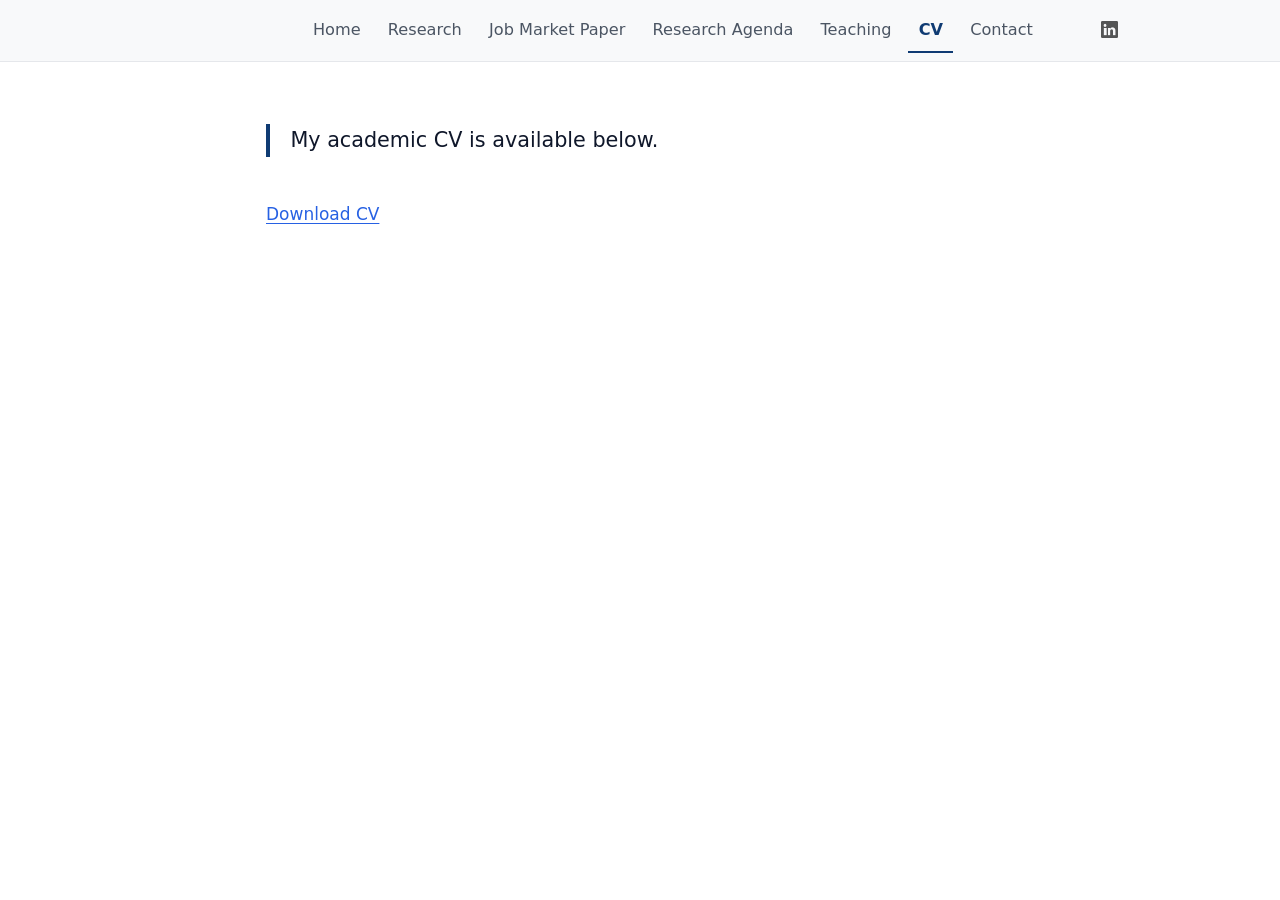
<file: cv.html>
<!DOCTYPE html>
<html xmlns="http://www.w3.org/1999/xhtml" lang="en" xml:lang="en"><head>

<meta charset="utf-8">
<meta name="generator" content="quarto-1.10.18">

<meta name="viewport" content="width=device-width, initial-scale=1.0, user-scalable=yes">


<title>CV – Ndu Ugwuanyi</title>
<style>
/* Default styles provided by pandoc.
** See https://pandoc.org/MANUAL.html#variables-for-html for config info.
*/
span.smallcaps{font-variant: small-caps;}
div.columns{display: flex; gap: 1.5em;}
div.column{flex: auto;}
@media screen {
div.columns{gap: min(4vw, 1.5em);}
div.column{overflow-x: auto;}
}
div.hanging-indent{margin-left: 1.5em; text-indent: -1.5em;}
ul.task-list{list-style: none;}
ul.task-list li input[type="checkbox"] {
  width: 0.8em;
  margin: 0 0.8em 0.2em -1em; /* quarto-specific, see https://github.com/quarto-dev/quarto-cli/issues/4556 */ 
  vertical-align: middle;
}
</style>


<script src="site_libs/quarto-nav/quarto-nav.js"></script>
<script src="site_libs/clipboard/clipboard.min.js"></script>
<script src="site_libs/quarto-html/quarto.js" type="module"></script>
<script src="site_libs/quarto-html/tabsets/tabsets.js" type="module"></script>
<script src="site_libs/quarto-html/popper.min.js"></script>
<script src="site_libs/quarto-html/tippy.umd.min.js"></script>
<link href="site_libs/quarto-html/tippy.css" rel="stylesheet">
<link href="site_libs/quarto-html/quarto-syntax-highlighting-64a204ab8560d761af7679ceaba22944.css" rel="stylesheet" id="quarto-text-highlighting-styles">
<script src="site_libs/bootstrap/bootstrap.min.js"></script>
<link href="site_libs/bootstrap/bootstrap-icons.css" rel="stylesheet">
<link href="site_libs/bootstrap/bootstrap-172ba59bd5e0b52282274ba0c0cc16fc.min.css" rel="stylesheet" append-hash="true" id="quarto-bootstrap" data-mode="light">
<script id="quarto-search-options" type="application/json">{
  "language": {
    "search-no-results-text": "No results",
    "search-matching-documents-text": "matching documents",
    "search-copy-link-title": "Copy link to search",
    "search-hide-matches-text": "Hide additional matches",
    "search-more-match-text": "more match in this document",
    "search-more-matches-text": "more matches in this document",
    "search-clear-button-title": "Clear",
    "search-text-placeholder": "",
    "search-detached-cancel-button-title": "Cancel",
    "search-submit-button-title": "Submit",
    "search-label": "Search"
  }
}</script>
<script async="" src="https://www.googletagmanager.com/gtag/js?id=G-Q7J41YKM9X"></script>

<script type="text/javascript">

window.dataLayer = window.dataLayer || [];
function gtag(){dataLayer.push(arguments);}
gtag('js', new Date());
gtag('config', 'G-Q7J41YKM9X', { 'anonymize_ip': true});
</script>


<link rel="stylesheet" href="styles.css">
</head>

<body class="nav-fixed fullcontent quarto-light">

<div id="quarto-search-results"></div>
  <header id="quarto-header" class="headroom fixed-top">
    <nav class="navbar navbar-expand-lg " data-bs-theme="dark">
      <div class="navbar-container container-fluid">
          <button class="navbar-toggler" type="button" data-bs-toggle="collapse" data-bs-target="#navbarCollapse" aria-controls="navbarCollapse" role="menu" aria-expanded="false" aria-label="Toggle navigation" onclick="if (window.quartoToggleHeadroom) { window.quartoToggleHeadroom(); }">
  <span class="navbar-toggler-icon"></span>
</button>
          <div class="collapse navbar-collapse" id="navbarCollapse">
            <ul class="navbar-nav navbar-nav-scroll ms-auto">
  <li class="nav-item">
    <a class="nav-link" href="./index.html"> 
<span class="menu-text">Home</span></a>
  </li>  
  <li class="nav-item">
    <a class="nav-link" href="./research.html"> 
<span class="menu-text">Research</span></a>
  </li>  
  <li class="nav-item">
    <a class="nav-link" href="./job-market-paper.html"> 
<span class="menu-text">Job Market Paper</span></a>
  </li>  
  <li class="nav-item">
    <a class="nav-link" href="./big-agenda.html"> 
<span class="menu-text">Research Agenda</span></a>
  </li>  
  <li class="nav-item">
    <a class="nav-link" href="./teaching.html"> 
<span class="menu-text">Teaching</span></a>
  </li>  
  <li class="nav-item">
    <a class="nav-link active" href="./cv.html" aria-current="page"> 
<span class="menu-text">CV</span></a>
  </li>  
  <li class="nav-item">
    <a class="nav-link" href="./contact.html"> 
<span class="menu-text">Contact</span></a>
  </li>  
</ul>
          </div> <!-- /navcollapse -->
            <div class="quarto-navbar-tools">
    <a href="https://www.linkedin.com/in/rndu/" title="" class="quarto-navigation-tool px-1" aria-label="LinkedIn"><i class="bi bi-linkedin"></i></a>
</div>
      </div> <!-- /container-fluid -->
    </nav>
</header>
<!-- content -->
<div id="quarto-content" class="quarto-container page-columns page-rows-contents page-layout-article page-navbar">
<!-- sidebar -->
<!-- margin-sidebar -->
    
<!-- main -->
<main class="content" id="quarto-document-content"><header id="title-block-header" class="quarto-title-block"></header>




<div class="standard-page">
<div class="page-lede">
<p>My academic CV is available below.</p>
</div>
<p>
<a class="button-link" href="files/ndu-ugwuanyi-cv.pdf">Download CV</a>
</p>
</div>



</main> <!-- /main -->
<script id="quarto-html-after-body" type="application/javascript">
  window.document.addEventListener("DOMContentLoaded", function (event) {
    const isCodeAnnotation = (el) => {
      for (const clz of el.classList) {
        if (clz.startsWith('code-annotation-')) {                     
          return true;
        }
      }
      return false;
    }
    const onCopySuccess = function(e) {
      // button target
      const button = e.trigger;
      // don't keep focus
      button.blur();
      // flash "checked"
      button.classList.add('code-copy-button-checked');
      var currentTitle = button.getAttribute("title");
      button.setAttribute("title", "Copied!");
      let tooltip;
      if (window.bootstrap) {
        button.setAttribute("data-bs-toggle", "tooltip");
        button.setAttribute("data-bs-placement", "left");
        button.setAttribute("data-bs-title", "Copied!");
        tooltip = new bootstrap.Tooltip(button, 
          { trigger: "manual", 
            customClass: "code-copy-button-tooltip",
            offset: [0, -8]});
        tooltip.show();    
      }
      setTimeout(function() {
        if (tooltip) {
          tooltip.hide();
          button.removeAttribute("data-bs-title");
          button.removeAttribute("data-bs-toggle");
          button.removeAttribute("data-bs-placement");
        }
        button.setAttribute("title", currentTitle);
        button.classList.remove('code-copy-button-checked');
      }, 1000);
      // clear code selection
      e.clearSelection();
    }
    const getTextToCopy = function(trigger) {
      const outerScaffold = trigger.parentElement.cloneNode(true);
      const codeEl = outerScaffold.querySelector('code');
      for (const childEl of codeEl.children) {
        if (isCodeAnnotation(childEl)) {
          childEl.remove();
        }
      }
      return codeEl.innerText;
    }
    const clipboard = new window.ClipboardJS('.code-copy-button:not([data-in-quarto-modal])', {
      text: getTextToCopy
    });
    clipboard.on('success', onCopySuccess);
    if (window.document.getElementById('quarto-embedded-source-code-modal')) {
      const clipboardModal = new window.ClipboardJS('.code-copy-button[data-in-quarto-modal]', {
        text: getTextToCopy,
        container: window.document.getElementById('quarto-embedded-source-code-modal')
      });
      clipboardModal.on('success', onCopySuccess);
    }
      var localhostRegex = new RegExp(/^(?:http|https):\/\/localhost\:?[0-9]*\//);
      var mailtoRegex = new RegExp(/^mailto:/);
        var filterRegex = new RegExp("https:\/\/URichnd\.github\.io\/ndu\/");
      var isInternal = (href) => {
          return filterRegex.test(href) || localhostRegex.test(href) || mailtoRegex.test(href);
      }
      // Inspect non-navigation links and adorn them if external
     var links = window.document.querySelectorAll('a[href]:not(.nav-link):not(.navbar-brand):not(.toc-action):not(.sidebar-link):not(.sidebar-item-toggle):not(.pagination-link):not(.no-external):not([aria-hidden]):not(.dropdown-item):not(.quarto-navigation-tool):not(.about-link)');
      for (var i=0; i<links.length; i++) {
        const link = links[i];
        if (!isInternal(link.href)) {
          // undo the damage that might have been done by quarto-nav.js in the case of
          // links that we want to consider external
          if (link.dataset.originalHref !== undefined) {
            link.href = link.dataset.originalHref;
          }
        }
      }
    function tippyHover(el, contentFn, onTriggerFn, onUntriggerFn) {
      const config = {
        allowHTML: true,
        maxWidth: 500,
        delay: 100,
        arrow: false,
        appendTo: function(el) {
            return el.parentElement;
        },
        interactive: true,
        interactiveBorder: 10,
        theme: 'quarto',
        placement: 'bottom-start',
      };
      if (contentFn) {
        config.content = contentFn;
      }
      if (onTriggerFn) {
        config.onTrigger = onTriggerFn;
      }
      if (onUntriggerFn) {
        config.onUntrigger = onUntriggerFn;
      }
      window.tippy(el, config); 
    }
    const noterefs = window.document.querySelectorAll('a[role="doc-noteref"]');
    for (var i=0; i<noterefs.length; i++) {
      const ref = noterefs[i];
      tippyHover(ref, function() {
        // use id or data attribute instead here
        let href = ref.getAttribute('data-footnote-href') || ref.getAttribute('href');
        try { href = new URL(href).hash; } catch {}
        const id = href.replace(/^#\/?/, "");
        const note = window.document.getElementById(id);
        if (note) {
          return note.innerHTML;
        } else {
          return "";
        }
      });
    }
    const xrefs = window.document.querySelectorAll('a.quarto-xref');
    const processXRef = (id, note) => {
      // Strip column container classes
      const stripColumnClz = (el) => {
        el.classList.remove("page-full", "page-columns");
        if (el.children) {
          for (const child of el.children) {
            stripColumnClz(child);
          }
        }
      }
      stripColumnClz(note)
      if (id === null || id.startsWith('sec-')) {
        // Special case sections, only their first couple elements
        const container = document.createElement("div");
        if (note.children && note.children.length > 2) {
          container.appendChild(note.children[0].cloneNode(true));
          for (let i = 1; i < note.children.length; i++) {
            const child = note.children[i];
            if (child.tagName === "P" && child.innerText === "") {
              continue;
            } else {
              container.appendChild(child.cloneNode(true));
              break;
            }
          }
          if (window.Quarto?.typesetMath) {
            window.Quarto.typesetMath(container);
          }
          return container.innerHTML
        } else {
          if (window.Quarto?.typesetMath) {
            window.Quarto.typesetMath(note);
          }
          return note.innerHTML;
        }
      } else {
        // Remove any anchor links if they are present
        const anchorLink = note.querySelector('a.anchorjs-link');
        if (anchorLink) {
          anchorLink.remove();
        }
        if (window.Quarto?.typesetMath) {
          window.Quarto.typesetMath(note);
        }
        if (note.classList.contains("callout")) {
          return note.outerHTML;
        } else {
          return note.innerHTML;
        }
      }
    }
    for (var i=0; i<xrefs.length; i++) {
      const xref = xrefs[i];
      tippyHover(xref, undefined, function(instance) {
        instance.disable();
        let url = xref.getAttribute('href');
        let hash = undefined; 
        if (url.startsWith('#')) {
          hash = url;
        } else {
          try { hash = new URL(url).hash; } catch {}
        }
        if (hash) {
          const id = hash.replace(/^#\/?/, "");
          const note = window.document.getElementById(id);
          if (note !== null) {
            try {
              const html = processXRef(id, note.cloneNode(true));
              instance.setContent(html);
            } finally {
              instance.enable();
              instance.show();
            }
          } else {
            // See if we can fetch this
            fetch(url.split('#')[0])
            .then(res => res.text())
            .then(html => {
              const parser = new DOMParser();
              const htmlDoc = parser.parseFromString(html, "text/html");
              const note = htmlDoc.getElementById(id);
              if (note !== null) {
                const html = processXRef(id, note);
                instance.setContent(html);
              } 
            }).finally(() => {
              instance.enable();
              instance.show();
            });
          }
        } else {
          // See if we can fetch a full url (with no hash to target)
          // This is a special case and we should probably do some content thinning / targeting
          fetch(url)
          .then(res => res.text())
          .then(html => {
            const parser = new DOMParser();
            const htmlDoc = parser.parseFromString(html, "text/html");
            const note = htmlDoc.querySelector('main.content');
            if (note !== null) {
              // This should only happen for chapter cross references
              // (since there is no id in the URL)
              // remove the first header
              if (note.children.length > 0 && note.children[0].tagName === "HEADER") {
                note.children[0].remove();
              }
              const html = processXRef(null, note);
              instance.setContent(html);
            } 
          }).finally(() => {
            instance.enable();
            instance.show();
          });
        }
      }, function(instance) {
      });
    }
        let selectedAnnoteEl;
        const selectorForAnnotation = ( cell, annotation) => {
          let cellAttr = 'data-code-cell="' + cell + '"';
          let lineAttr = 'data-code-annotation="' +  annotation + '"';
          const selector = 'span[' + cellAttr + '][' + lineAttr + ']';
          return selector;
        }
        const selectCodeLines = (annoteEl) => {
          const doc = window.document;
          const targetCell = annoteEl.getAttribute("data-target-cell");
          const targetAnnotation = annoteEl.getAttribute("data-target-annotation");
          const annoteSpan = window.document.querySelector(selectorForAnnotation(targetCell, targetAnnotation));
          const lines = annoteSpan.getAttribute("data-code-lines").split(",");
          const lineIds = lines.map((line) => {
            return targetCell + "-" + line;
          })
          let top = null;
          let height = null;
          let parent = null;
          if (lineIds.length > 0) {
              //compute the position of the single el (top and bottom and make a div)
              const el = window.document.getElementById(lineIds[0]);
              top = el.offsetTop;
              height = el.offsetHeight;
              parent = el.parentElement.parentElement;
            if (lineIds.length > 1) {
              const lastEl = window.document.getElementById(lineIds[lineIds.length - 1]);
              const bottom = lastEl.offsetTop + lastEl.offsetHeight;
              height = bottom - top;
            }
            if (top !== null && height !== null && parent !== null) {
              // cook up a div (if necessary) and position it 
              let div = window.document.getElementById("code-annotation-line-highlight");
              if (div === null) {
                div = window.document.createElement("div");
                div.setAttribute("id", "code-annotation-line-highlight");
                div.style.position = 'absolute';
                parent.appendChild(div);
              }
              div.style.top = top - 2 + "px";
              div.style.height = height + 4 + "px";
              div.style.left = 0;
              let gutterDiv = window.document.getElementById("code-annotation-line-highlight-gutter");
              if (gutterDiv === null) {
                gutterDiv = window.document.createElement("div");
                gutterDiv.setAttribute("id", "code-annotation-line-highlight-gutter");
                gutterDiv.style.position = 'absolute';
                const codeCell = window.document.getElementById(targetCell);
                const gutter = codeCell.querySelector('.code-annotation-gutter');
                gutter.appendChild(gutterDiv);
              }
              gutterDiv.style.top = top - 2 + "px";
              gutterDiv.style.height = height + 4 + "px";
            }
            selectedAnnoteEl = annoteEl;
          }
        };
        const unselectCodeLines = () => {
          const elementsIds = ["code-annotation-line-highlight", "code-annotation-line-highlight-gutter"];
          elementsIds.forEach((elId) => {
            const div = window.document.getElementById(elId);
            if (div) {
              div.remove();
            }
          });
          selectedAnnoteEl = undefined;
        };
          // Handle positioning of the toggle
      window.addEventListener(
        "resize",
        throttle(() => {
          elRect = undefined;
          if (selectedAnnoteEl) {
            selectCodeLines(selectedAnnoteEl);
          }
        }, 10)
      );
      function throttle(fn, ms) {
      let throttle = false;
      let timer;
        return (...args) => {
          if(!throttle) { // first call gets through
              fn.apply(this, args);
              throttle = true;
          } else { // all the others get throttled
              if(timer) clearTimeout(timer); // cancel #2
              timer = setTimeout(() => {
                fn.apply(this, args);
                timer = throttle = false;
              }, ms);
          }
        };
      }
        // Attach click handler to the DT
        const annoteDls = window.document.querySelectorAll('dt[data-target-cell]');
        for (const annoteDlNode of annoteDls) {
          annoteDlNode.addEventListener('click', (event) => {
            const clickedEl = event.target;
            if (clickedEl !== selectedAnnoteEl) {
              unselectCodeLines();
              const activeEl = window.document.querySelector('dt[data-target-cell].code-annotation-active');
              if (activeEl) {
                activeEl.classList.remove('code-annotation-active');
              }
              selectCodeLines(clickedEl);
              clickedEl.classList.add('code-annotation-active');
            } else {
              // Unselect the line
              unselectCodeLines();
              clickedEl.classList.remove('code-annotation-active');
            }
          });
        }
    const findCites = (el) => {
      const parentEl = el.parentElement;
      if (parentEl) {
        const cites = parentEl.dataset.cites;
        if (cites) {
          return {
            el,
            cites: cites.split(' ')
          };
        } else {
          return findCites(el.parentElement)
        }
      } else {
        return undefined;
      }
    };
    var bibliorefs = window.document.querySelectorAll('a[role="doc-biblioref"]');
    for (var i=0; i<bibliorefs.length; i++) {
      const ref = bibliorefs[i];
      const citeInfo = findCites(ref);
      if (citeInfo) {
        tippyHover(citeInfo.el, function() {
          var popup = window.document.createElement('div');
          citeInfo.cites.forEach(function(cite) {
            var citeDiv = window.document.createElement('div');
            citeDiv.classList.add('hanging-indent');
            citeDiv.classList.add('csl-entry');
            var biblioDiv = window.document.getElementById('ref-' + cite);
            if (biblioDiv) {
              citeDiv.innerHTML = biblioDiv.innerHTML;
            }
            popup.appendChild(citeDiv);
          });
          return popup.innerHTML;
        });
      }
    }
  });
  </script>
</div> <!-- /content -->




</body></html>
</file>
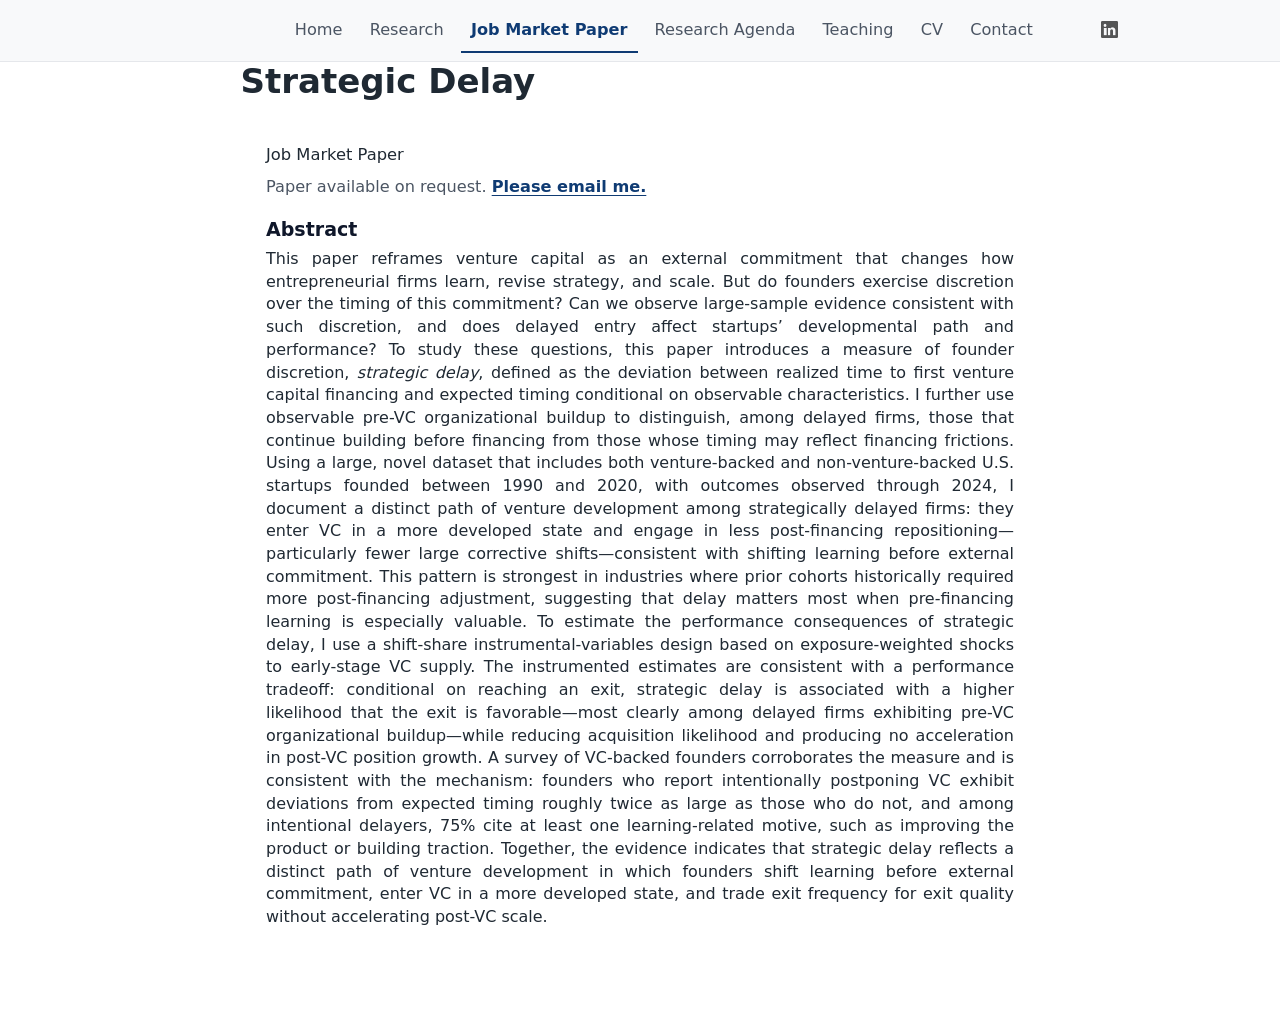
<file: job-market-paper.html>
<!DOCTYPE html>
<html xmlns="http://www.w3.org/1999/xhtml" lang="en" xml:lang="en"><head>

<meta charset="utf-8">
<meta name="generator" content="quarto-1.10.18">

<meta name="viewport" content="width=device-width, initial-scale=1.0, user-scalable=yes">


<title>Job Market Paper – Ndu Ugwuanyi</title>
<style>
/* Default styles provided by pandoc.
** See https://pandoc.org/MANUAL.html#variables-for-html for config info.
*/
span.smallcaps{font-variant: small-caps;}
div.columns{display: flex; gap: 1.5em;}
div.column{flex: auto;}
@media screen {
div.columns{gap: min(4vw, 1.5em);}
div.column{overflow-x: auto;}
}
div.hanging-indent{margin-left: 1.5em; text-indent: -1.5em;}
ul.task-list{list-style: none;}
ul.task-list li input[type="checkbox"] {
  width: 0.8em;
  margin: 0 0.8em 0.2em -1em; /* quarto-specific, see https://github.com/quarto-dev/quarto-cli/issues/4556 */ 
  vertical-align: middle;
}
</style>


<script src="site_libs/quarto-nav/quarto-nav.js"></script>
<script src="site_libs/clipboard/clipboard.min.js"></script>
<script src="site_libs/quarto-html/quarto.js" type="module"></script>
<script src="site_libs/quarto-html/tabsets/tabsets.js" type="module"></script>
<script src="site_libs/quarto-html/popper.min.js"></script>
<script src="site_libs/quarto-html/tippy.umd.min.js"></script>
<link href="site_libs/quarto-html/tippy.css" rel="stylesheet">
<link href="site_libs/quarto-html/quarto-syntax-highlighting-64a204ab8560d761af7679ceaba22944.css" rel="stylesheet" id="quarto-text-highlighting-styles">
<script src="site_libs/bootstrap/bootstrap.min.js"></script>
<link href="site_libs/bootstrap/bootstrap-icons.css" rel="stylesheet">
<link href="site_libs/bootstrap/bootstrap-172ba59bd5e0b52282274ba0c0cc16fc.min.css" rel="stylesheet" append-hash="true" id="quarto-bootstrap" data-mode="light">
<script id="quarto-search-options" type="application/json">{
  "language": {
    "search-no-results-text": "No results",
    "search-matching-documents-text": "matching documents",
    "search-copy-link-title": "Copy link to search",
    "search-hide-matches-text": "Hide additional matches",
    "search-more-match-text": "more match in this document",
    "search-more-matches-text": "more matches in this document",
    "search-clear-button-title": "Clear",
    "search-text-placeholder": "",
    "search-detached-cancel-button-title": "Cancel",
    "search-submit-button-title": "Submit",
    "search-label": "Search"
  }
}</script>
<script async="" src="https://www.googletagmanager.com/gtag/js?id=G-Q7J41YKM9X"></script>

<script type="text/javascript">

window.dataLayer = window.dataLayer || [];
function gtag(){dataLayer.push(arguments);}
gtag('js', new Date());
gtag('config', 'G-Q7J41YKM9X', { 'anonymize_ip': true});
</script>


<link rel="stylesheet" href="styles.css">
</head>

<body class="nav-fixed fullcontent quarto-light">

<div id="quarto-search-results"></div>
  <header id="quarto-header" class="headroom fixed-top">
    <nav class="navbar navbar-expand-lg " data-bs-theme="dark">
      <div class="navbar-container container-fluid">
          <button class="navbar-toggler" type="button" data-bs-toggle="collapse" data-bs-target="#navbarCollapse" aria-controls="navbarCollapse" role="menu" aria-expanded="false" aria-label="Toggle navigation" onclick="if (window.quartoToggleHeadroom) { window.quartoToggleHeadroom(); }">
  <span class="navbar-toggler-icon"></span>
</button>
          <div class="collapse navbar-collapse" id="navbarCollapse">
            <ul class="navbar-nav navbar-nav-scroll ms-auto">
  <li class="nav-item">
    <a class="nav-link" href="./index.html"> 
<span class="menu-text">Home</span></a>
  </li>  
  <li class="nav-item">
    <a class="nav-link" href="./research.html"> 
<span class="menu-text">Research</span></a>
  </li>  
  <li class="nav-item">
    <a class="nav-link active" href="./job-market-paper.html" aria-current="page"> 
<span class="menu-text">Job Market Paper</span></a>
  </li>  
  <li class="nav-item">
    <a class="nav-link" href="./big-agenda.html"> 
<span class="menu-text">Research Agenda</span></a>
  </li>  
  <li class="nav-item">
    <a class="nav-link" href="./teaching.html"> 
<span class="menu-text">Teaching</span></a>
  </li>  
  <li class="nav-item">
    <a class="nav-link" href="./cv.html"> 
<span class="menu-text">CV</span></a>
  </li>  
  <li class="nav-item">
    <a class="nav-link" href="./contact.html"> 
<span class="menu-text">Contact</span></a>
  </li>  
</ul>
          </div> <!-- /navcollapse -->
            <div class="quarto-navbar-tools">
    <a href="https://www.linkedin.com/in/rndu/" title="" class="quarto-navigation-tool px-1" aria-label="LinkedIn"><i class="bi bi-linkedin"></i></a>
</div>
      </div> <!-- /container-fluid -->
    </nav>
</header>
<!-- content -->
<div id="quarto-content" class="quarto-container page-columns page-rows-contents page-layout-article page-navbar">
<!-- sidebar -->
<!-- margin-sidebar -->
    
<!-- main -->
<main class="content" id="quarto-document-content"><header id="title-block-header" class="quarto-title-block"><h1 class="title display-7">
Strategic Delay
</h1></header>




<div class="jmp-final-page">
<section class="jmp-final-header">

<p class="jmp-final-meta">
Job Market Paper
</p>
<!--
<p class="jmp-final-status"><em>Preparing for submission to Management Science.</em></p>
-->
<!--
<p class="jmp-final-download">
<a href="files/strategic-delay.pdf">Download Paper</a>
</p>
-->
<p class="jmp-final-request">
Paper available on request. <a href="contact.html">Please email me.</a>
</p>
</section>
<section class="jmp-final-abstract">
<h2>
Abstract
</h2>
<p>
This paper reframes venture capital as an external commitment that changes how entrepreneurial firms learn, revise strategy, and scale. But do founders exercise discretion over the timing of this commitment? Can we observe large-sample evidence consistent with such discretion, and does delayed entry affect startups’ developmental path and performance? To study these questions, this paper introduces a measure of founder discretion, <em>strategic delay</em>, defined as the deviation between realized time to first venture capital financing and expected timing conditional on observable characteristics. I further use observable pre-VC organizational buildup to distinguish, among delayed firms, those that continue building before financing from those whose timing may reflect financing frictions. Using a large, novel dataset that includes both venture-backed and non-venture-backed U.S. startups founded between 1990 and 2020, with outcomes observed through 2024, I document a distinct path of venture development among strategically delayed firms: they enter VC in a more developed state and engage in less post-financing repositioning—particularly fewer large corrective shifts—consistent with shifting learning before external commitment. This pattern is strongest in industries where prior cohorts historically required more post-financing adjustment, suggesting that delay matters most when pre-financing learning is especially valuable. To estimate the performance consequences of strategic delay, I use a shift-share instrumental-variables design based on exposure-weighted shocks to early-stage VC supply. The instrumented estimates are consistent with a performance tradeoff: conditional on reaching an exit, strategic delay is associated with a higher likelihood that the exit is favorable—most clearly among delayed firms exhibiting pre-VC organizational buildup—while reducing acquisition likelihood and producing no acceleration in post-VC position growth. A survey of VC-backed founders corroborates the measure and is consistent with the mechanism: founders who report intentionally postponing VC exhibit deviations from expected timing roughly twice as large as those who do not, and among intentional delayers, 75% cite at least one learning-related motive, such as improving the product or building traction. Together, the evidence indicates that strategic delay reflects a distinct path of venture development in which founders shift learning before external commitment, enter VC in a more developed state, and trade exit frequency for exit quality without accelerating post-VC scale.
</p>
</section>
</div>



</main> <!-- /main -->
<script id="quarto-html-after-body" type="application/javascript">
  window.document.addEventListener("DOMContentLoaded", function (event) {
    const isCodeAnnotation = (el) => {
      for (const clz of el.classList) {
        if (clz.startsWith('code-annotation-')) {                     
          return true;
        }
      }
      return false;
    }
    const onCopySuccess = function(e) {
      // button target
      const button = e.trigger;
      // don't keep focus
      button.blur();
      // flash "checked"
      button.classList.add('code-copy-button-checked');
      var currentTitle = button.getAttribute("title");
      button.setAttribute("title", "Copied!");
      let tooltip;
      if (window.bootstrap) {
        button.setAttribute("data-bs-toggle", "tooltip");
        button.setAttribute("data-bs-placement", "left");
        button.setAttribute("data-bs-title", "Copied!");
        tooltip = new bootstrap.Tooltip(button, 
          { trigger: "manual", 
            customClass: "code-copy-button-tooltip",
            offset: [0, -8]});
        tooltip.show();    
      }
      setTimeout(function() {
        if (tooltip) {
          tooltip.hide();
          button.removeAttribute("data-bs-title");
          button.removeAttribute("data-bs-toggle");
          button.removeAttribute("data-bs-placement");
        }
        button.setAttribute("title", currentTitle);
        button.classList.remove('code-copy-button-checked');
      }, 1000);
      // clear code selection
      e.clearSelection();
    }
    const getTextToCopy = function(trigger) {
      const outerScaffold = trigger.parentElement.cloneNode(true);
      const codeEl = outerScaffold.querySelector('code');
      for (const childEl of codeEl.children) {
        if (isCodeAnnotation(childEl)) {
          childEl.remove();
        }
      }
      return codeEl.innerText;
    }
    const clipboard = new window.ClipboardJS('.code-copy-button:not([data-in-quarto-modal])', {
      text: getTextToCopy
    });
    clipboard.on('success', onCopySuccess);
    if (window.document.getElementById('quarto-embedded-source-code-modal')) {
      const clipboardModal = new window.ClipboardJS('.code-copy-button[data-in-quarto-modal]', {
        text: getTextToCopy,
        container: window.document.getElementById('quarto-embedded-source-code-modal')
      });
      clipboardModal.on('success', onCopySuccess);
    }
      var localhostRegex = new RegExp(/^(?:http|https):\/\/localhost\:?[0-9]*\//);
      var mailtoRegex = new RegExp(/^mailto:/);
        var filterRegex = new RegExp("https:\/\/URichnd\.github\.io\/ndu\/");
      var isInternal = (href) => {
          return filterRegex.test(href) || localhostRegex.test(href) || mailtoRegex.test(href);
      }
      // Inspect non-navigation links and adorn them if external
     var links = window.document.querySelectorAll('a[href]:not(.nav-link):not(.navbar-brand):not(.toc-action):not(.sidebar-link):not(.sidebar-item-toggle):not(.pagination-link):not(.no-external):not([aria-hidden]):not(.dropdown-item):not(.quarto-navigation-tool):not(.about-link)');
      for (var i=0; i<links.length; i++) {
        const link = links[i];
        if (!isInternal(link.href)) {
          // undo the damage that might have been done by quarto-nav.js in the case of
          // links that we want to consider external
          if (link.dataset.originalHref !== undefined) {
            link.href = link.dataset.originalHref;
          }
        }
      }
    function tippyHover(el, contentFn, onTriggerFn, onUntriggerFn) {
      const config = {
        allowHTML: true,
        maxWidth: 500,
        delay: 100,
        arrow: false,
        appendTo: function(el) {
            return el.parentElement;
        },
        interactive: true,
        interactiveBorder: 10,
        theme: 'quarto',
        placement: 'bottom-start',
      };
      if (contentFn) {
        config.content = contentFn;
      }
      if (onTriggerFn) {
        config.onTrigger = onTriggerFn;
      }
      if (onUntriggerFn) {
        config.onUntrigger = onUntriggerFn;
      }
      window.tippy(el, config); 
    }
    const noterefs = window.document.querySelectorAll('a[role="doc-noteref"]');
    for (var i=0; i<noterefs.length; i++) {
      const ref = noterefs[i];
      tippyHover(ref, function() {
        // use id or data attribute instead here
        let href = ref.getAttribute('data-footnote-href') || ref.getAttribute('href');
        try { href = new URL(href).hash; } catch {}
        const id = href.replace(/^#\/?/, "");
        const note = window.document.getElementById(id);
        if (note) {
          return note.innerHTML;
        } else {
          return "";
        }
      });
    }
    const xrefs = window.document.querySelectorAll('a.quarto-xref');
    const processXRef = (id, note) => {
      // Strip column container classes
      const stripColumnClz = (el) => {
        el.classList.remove("page-full", "page-columns");
        if (el.children) {
          for (const child of el.children) {
            stripColumnClz(child);
          }
        }
      }
      stripColumnClz(note)
      if (id === null || id.startsWith('sec-')) {
        // Special case sections, only their first couple elements
        const container = document.createElement("div");
        if (note.children && note.children.length > 2) {
          container.appendChild(note.children[0].cloneNode(true));
          for (let i = 1; i < note.children.length; i++) {
            const child = note.children[i];
            if (child.tagName === "P" && child.innerText === "") {
              continue;
            } else {
              container.appendChild(child.cloneNode(true));
              break;
            }
          }
          if (window.Quarto?.typesetMath) {
            window.Quarto.typesetMath(container);
          }
          return container.innerHTML
        } else {
          if (window.Quarto?.typesetMath) {
            window.Quarto.typesetMath(note);
          }
          return note.innerHTML;
        }
      } else {
        // Remove any anchor links if they are present
        const anchorLink = note.querySelector('a.anchorjs-link');
        if (anchorLink) {
          anchorLink.remove();
        }
        if (window.Quarto?.typesetMath) {
          window.Quarto.typesetMath(note);
        }
        if (note.classList.contains("callout")) {
          return note.outerHTML;
        } else {
          return note.innerHTML;
        }
      }
    }
    for (var i=0; i<xrefs.length; i++) {
      const xref = xrefs[i];
      tippyHover(xref, undefined, function(instance) {
        instance.disable();
        let url = xref.getAttribute('href');
        let hash = undefined; 
        if (url.startsWith('#')) {
          hash = url;
        } else {
          try { hash = new URL(url).hash; } catch {}
        }
        if (hash) {
          const id = hash.replace(/^#\/?/, "");
          const note = window.document.getElementById(id);
          if (note !== null) {
            try {
              const html = processXRef(id, note.cloneNode(true));
              instance.setContent(html);
            } finally {
              instance.enable();
              instance.show();
            }
          } else {
            // See if we can fetch this
            fetch(url.split('#')[0])
            .then(res => res.text())
            .then(html => {
              const parser = new DOMParser();
              const htmlDoc = parser.parseFromString(html, "text/html");
              const note = htmlDoc.getElementById(id);
              if (note !== null) {
                const html = processXRef(id, note);
                instance.setContent(html);
              } 
            }).finally(() => {
              instance.enable();
              instance.show();
            });
          }
        } else {
          // See if we can fetch a full url (with no hash to target)
          // This is a special case and we should probably do some content thinning / targeting
          fetch(url)
          .then(res => res.text())
          .then(html => {
            const parser = new DOMParser();
            const htmlDoc = parser.parseFromString(html, "text/html");
            const note = htmlDoc.querySelector('main.content');
            if (note !== null) {
              // This should only happen for chapter cross references
              // (since there is no id in the URL)
              // remove the first header
              if (note.children.length > 0 && note.children[0].tagName === "HEADER") {
                note.children[0].remove();
              }
              const html = processXRef(null, note);
              instance.setContent(html);
            } 
          }).finally(() => {
            instance.enable();
            instance.show();
          });
        }
      }, function(instance) {
      });
    }
        let selectedAnnoteEl;
        const selectorForAnnotation = ( cell, annotation) => {
          let cellAttr = 'data-code-cell="' + cell + '"';
          let lineAttr = 'data-code-annotation="' +  annotation + '"';
          const selector = 'span[' + cellAttr + '][' + lineAttr + ']';
          return selector;
        }
        const selectCodeLines = (annoteEl) => {
          const doc = window.document;
          const targetCell = annoteEl.getAttribute("data-target-cell");
          const targetAnnotation = annoteEl.getAttribute("data-target-annotation");
          const annoteSpan = window.document.querySelector(selectorForAnnotation(targetCell, targetAnnotation));
          const lines = annoteSpan.getAttribute("data-code-lines").split(",");
          const lineIds = lines.map((line) => {
            return targetCell + "-" + line;
          })
          let top = null;
          let height = null;
          let parent = null;
          if (lineIds.length > 0) {
              //compute the position of the single el (top and bottom and make a div)
              const el = window.document.getElementById(lineIds[0]);
              top = el.offsetTop;
              height = el.offsetHeight;
              parent = el.parentElement.parentElement;
            if (lineIds.length > 1) {
              const lastEl = window.document.getElementById(lineIds[lineIds.length - 1]);
              const bottom = lastEl.offsetTop + lastEl.offsetHeight;
              height = bottom - top;
            }
            if (top !== null && height !== null && parent !== null) {
              // cook up a div (if necessary) and position it 
              let div = window.document.getElementById("code-annotation-line-highlight");
              if (div === null) {
                div = window.document.createElement("div");
                div.setAttribute("id", "code-annotation-line-highlight");
                div.style.position = 'absolute';
                parent.appendChild(div);
              }
              div.style.top = top - 2 + "px";
              div.style.height = height + 4 + "px";
              div.style.left = 0;
              let gutterDiv = window.document.getElementById("code-annotation-line-highlight-gutter");
              if (gutterDiv === null) {
                gutterDiv = window.document.createElement("div");
                gutterDiv.setAttribute("id", "code-annotation-line-highlight-gutter");
                gutterDiv.style.position = 'absolute';
                const codeCell = window.document.getElementById(targetCell);
                const gutter = codeCell.querySelector('.code-annotation-gutter');
                gutter.appendChild(gutterDiv);
              }
              gutterDiv.style.top = top - 2 + "px";
              gutterDiv.style.height = height + 4 + "px";
            }
            selectedAnnoteEl = annoteEl;
          }
        };
        const unselectCodeLines = () => {
          const elementsIds = ["code-annotation-line-highlight", "code-annotation-line-highlight-gutter"];
          elementsIds.forEach((elId) => {
            const div = window.document.getElementById(elId);
            if (div) {
              div.remove();
            }
          });
          selectedAnnoteEl = undefined;
        };
          // Handle positioning of the toggle
      window.addEventListener(
        "resize",
        throttle(() => {
          elRect = undefined;
          if (selectedAnnoteEl) {
            selectCodeLines(selectedAnnoteEl);
          }
        }, 10)
      );
      function throttle(fn, ms) {
      let throttle = false;
      let timer;
        return (...args) => {
          if(!throttle) { // first call gets through
              fn.apply(this, args);
              throttle = true;
          } else { // all the others get throttled
              if(timer) clearTimeout(timer); // cancel #2
              timer = setTimeout(() => {
                fn.apply(this, args);
                timer = throttle = false;
              }, ms);
          }
        };
      }
        // Attach click handler to the DT
        const annoteDls = window.document.querySelectorAll('dt[data-target-cell]');
        for (const annoteDlNode of annoteDls) {
          annoteDlNode.addEventListener('click', (event) => {
            const clickedEl = event.target;
            if (clickedEl !== selectedAnnoteEl) {
              unselectCodeLines();
              const activeEl = window.document.querySelector('dt[data-target-cell].code-annotation-active');
              if (activeEl) {
                activeEl.classList.remove('code-annotation-active');
              }
              selectCodeLines(clickedEl);
              clickedEl.classList.add('code-annotation-active');
            } else {
              // Unselect the line
              unselectCodeLines();
              clickedEl.classList.remove('code-annotation-active');
            }
          });
        }
    const findCites = (el) => {
      const parentEl = el.parentElement;
      if (parentEl) {
        const cites = parentEl.dataset.cites;
        if (cites) {
          return {
            el,
            cites: cites.split(' ')
          };
        } else {
          return findCites(el.parentElement)
        }
      } else {
        return undefined;
      }
    };
    var bibliorefs = window.document.querySelectorAll('a[role="doc-biblioref"]');
    for (var i=0; i<bibliorefs.length; i++) {
      const ref = bibliorefs[i];
      const citeInfo = findCites(ref);
      if (citeInfo) {
        tippyHover(citeInfo.el, function() {
          var popup = window.document.createElement('div');
          citeInfo.cites.forEach(function(cite) {
            var citeDiv = window.document.createElement('div');
            citeDiv.classList.add('hanging-indent');
            citeDiv.classList.add('csl-entry');
            var biblioDiv = window.document.getElementById('ref-' + cite);
            if (biblioDiv) {
              citeDiv.innerHTML = biblioDiv.innerHTML;
            }
            popup.appendChild(citeDiv);
          });
          return popup.innerHTML;
        });
      }
    }
  });
  </script>
</div> <!-- /content -->




</body></html>
</file>
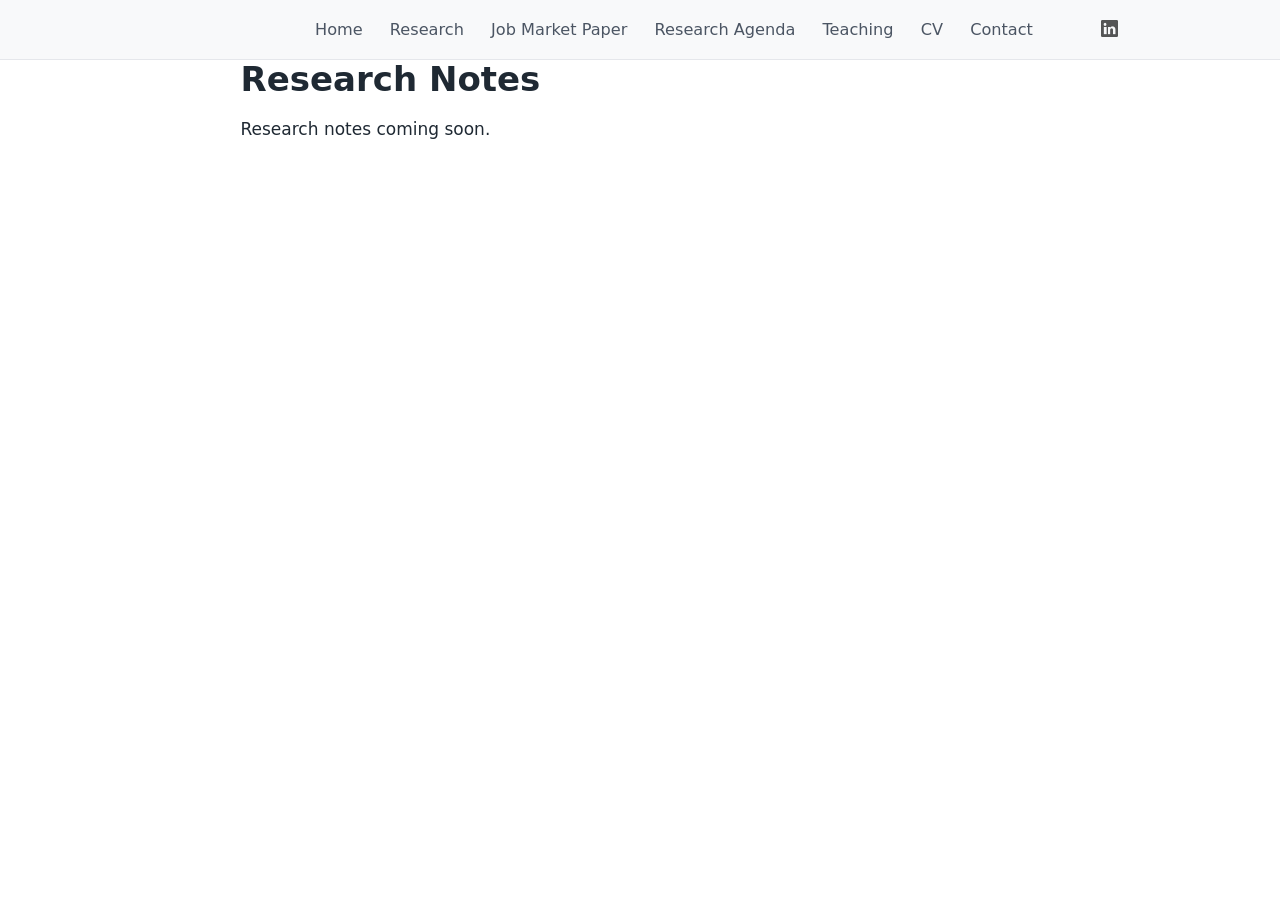
<file: research-notes.html>
<!DOCTYPE html>
<html xmlns="http://www.w3.org/1999/xhtml" lang="en" xml:lang="en"><head>

<meta charset="utf-8">
<meta name="generator" content="quarto-1.10.18">

<meta name="viewport" content="width=device-width, initial-scale=1.0, user-scalable=yes">


<title>Research Notes – Ndu Ugwuanyi</title>
<style>
/* Default styles provided by pandoc.
** See https://pandoc.org/MANUAL.html#variables-for-html for config info.
*/
span.smallcaps{font-variant: small-caps;}
div.columns{display: flex; gap: 1.5em;}
div.column{flex: auto;}
@media screen {
div.columns{gap: min(4vw, 1.5em);}
div.column{overflow-x: auto;}
}
div.hanging-indent{margin-left: 1.5em; text-indent: -1.5em;}
ul.task-list{list-style: none;}
ul.task-list li input[type="checkbox"] {
  width: 0.8em;
  margin: 0 0.8em 0.2em -1em; /* quarto-specific, see https://github.com/quarto-dev/quarto-cli/issues/4556 */ 
  vertical-align: middle;
}
</style>


<script src="site_libs/quarto-nav/quarto-nav.js"></script>
<script src="site_libs/clipboard/clipboard.min.js"></script>
<script src="site_libs/quarto-html/quarto.js" type="module"></script>
<script src="site_libs/quarto-html/tabsets/tabsets.js" type="module"></script>
<script src="site_libs/quarto-html/popper.min.js"></script>
<script src="site_libs/quarto-html/tippy.umd.min.js"></script>
<link href="site_libs/quarto-html/tippy.css" rel="stylesheet">
<link href="site_libs/quarto-html/quarto-syntax-highlighting-64a204ab8560d761af7679ceaba22944.css" rel="stylesheet" id="quarto-text-highlighting-styles">
<script src="site_libs/bootstrap/bootstrap.min.js"></script>
<link href="site_libs/bootstrap/bootstrap-icons.css" rel="stylesheet">
<link href="site_libs/bootstrap/bootstrap-172ba59bd5e0b52282274ba0c0cc16fc.min.css" rel="stylesheet" append-hash="true" id="quarto-bootstrap" data-mode="light">
<script id="quarto-search-options" type="application/json">{
  "language": {
    "search-no-results-text": "No results",
    "search-matching-documents-text": "matching documents",
    "search-copy-link-title": "Copy link to search",
    "search-hide-matches-text": "Hide additional matches",
    "search-more-match-text": "more match in this document",
    "search-more-matches-text": "more matches in this document",
    "search-clear-button-title": "Clear",
    "search-text-placeholder": "",
    "search-detached-cancel-button-title": "Cancel",
    "search-submit-button-title": "Submit",
    "search-label": "Search"
  }
}</script>
<script async="" src="https://www.googletagmanager.com/gtag/js?id=G-Q7J41YKM9X"></script>

<script type="text/javascript">

window.dataLayer = window.dataLayer || [];
function gtag(){dataLayer.push(arguments);}
gtag('js', new Date());
gtag('config', 'G-Q7J41YKM9X', { 'anonymize_ip': true});
</script>


<link rel="stylesheet" href="styles.css">
</head>

<body class="nav-fixed fullcontent quarto-light">

<div id="quarto-search-results"></div>
  <header id="quarto-header" class="headroom fixed-top">
    <nav class="navbar navbar-expand-lg " data-bs-theme="dark">
      <div class="navbar-container container-fluid">
          <button class="navbar-toggler" type="button" data-bs-toggle="collapse" data-bs-target="#navbarCollapse" aria-controls="navbarCollapse" role="menu" aria-expanded="false" aria-label="Toggle navigation" onclick="if (window.quartoToggleHeadroom) { window.quartoToggleHeadroom(); }">
  <span class="navbar-toggler-icon"></span>
</button>
          <div class="collapse navbar-collapse" id="navbarCollapse">
            <ul class="navbar-nav navbar-nav-scroll ms-auto">
  <li class="nav-item">
    <a class="nav-link" href="./index.html"> 
<span class="menu-text">Home</span></a>
  </li>  
  <li class="nav-item">
    <a class="nav-link" href="./research.html"> 
<span class="menu-text">Research</span></a>
  </li>  
  <li class="nav-item">
    <a class="nav-link" href="./job-market-paper.html"> 
<span class="menu-text">Job Market Paper</span></a>
  </li>  
  <li class="nav-item">
    <a class="nav-link" href="./big-agenda.html"> 
<span class="menu-text">Research Agenda</span></a>
  </li>  
  <li class="nav-item">
    <a class="nav-link" href="./teaching.html"> 
<span class="menu-text">Teaching</span></a>
  </li>  
  <li class="nav-item">
    <a class="nav-link" href="./cv.html"> 
<span class="menu-text">CV</span></a>
  </li>  
  <li class="nav-item">
    <a class="nav-link" href="./contact.html"> 
<span class="menu-text">Contact</span></a>
  </li>  
</ul>
          </div> <!-- /navcollapse -->
            <div class="quarto-navbar-tools">
    <a href="https://www.linkedin.com/in/rndu/" title="" class="quarto-navigation-tool px-1" aria-label="LinkedIn"><i class="bi bi-linkedin"></i></a>
</div>
      </div> <!-- /container-fluid -->
    </nav>
</header>
<!-- content -->
<div id="quarto-content" class="quarto-container page-columns page-rows-contents page-layout-article page-navbar">
<!-- sidebar -->
<!-- margin-sidebar -->
    
<!-- main -->
<main class="content" id="quarto-document-content">

<header id="title-block-header" class="quarto-title-block default">
<div class="quarto-title">
<h1 class="title">Research Notes</h1>
</div>



<div class="quarto-title-meta">

    
  
    
  </div>
  


</header>


<p>Research notes coming soon.</p>



</main> <!-- /main -->
<script id="quarto-html-after-body" type="application/javascript">
  window.document.addEventListener("DOMContentLoaded", function (event) {
    const isCodeAnnotation = (el) => {
      for (const clz of el.classList) {
        if (clz.startsWith('code-annotation-')) {                     
          return true;
        }
      }
      return false;
    }
    const onCopySuccess = function(e) {
      // button target
      const button = e.trigger;
      // don't keep focus
      button.blur();
      // flash "checked"
      button.classList.add('code-copy-button-checked');
      var currentTitle = button.getAttribute("title");
      button.setAttribute("title", "Copied!");
      let tooltip;
      if (window.bootstrap) {
        button.setAttribute("data-bs-toggle", "tooltip");
        button.setAttribute("data-bs-placement", "left");
        button.setAttribute("data-bs-title", "Copied!");
        tooltip = new bootstrap.Tooltip(button, 
          { trigger: "manual", 
            customClass: "code-copy-button-tooltip",
            offset: [0, -8]});
        tooltip.show();    
      }
      setTimeout(function() {
        if (tooltip) {
          tooltip.hide();
          button.removeAttribute("data-bs-title");
          button.removeAttribute("data-bs-toggle");
          button.removeAttribute("data-bs-placement");
        }
        button.setAttribute("title", currentTitle);
        button.classList.remove('code-copy-button-checked');
      }, 1000);
      // clear code selection
      e.clearSelection();
    }
    const getTextToCopy = function(trigger) {
      const outerScaffold = trigger.parentElement.cloneNode(true);
      const codeEl = outerScaffold.querySelector('code');
      for (const childEl of codeEl.children) {
        if (isCodeAnnotation(childEl)) {
          childEl.remove();
        }
      }
      return codeEl.innerText;
    }
    const clipboard = new window.ClipboardJS('.code-copy-button:not([data-in-quarto-modal])', {
      text: getTextToCopy
    });
    clipboard.on('success', onCopySuccess);
    if (window.document.getElementById('quarto-embedded-source-code-modal')) {
      const clipboardModal = new window.ClipboardJS('.code-copy-button[data-in-quarto-modal]', {
        text: getTextToCopy,
        container: window.document.getElementById('quarto-embedded-source-code-modal')
      });
      clipboardModal.on('success', onCopySuccess);
    }
      var localhostRegex = new RegExp(/^(?:http|https):\/\/localhost\:?[0-9]*\//);
      var mailtoRegex = new RegExp(/^mailto:/);
        var filterRegex = new RegExp("https:\/\/URichnd\.github\.io\/ndu\/");
      var isInternal = (href) => {
          return filterRegex.test(href) || localhostRegex.test(href) || mailtoRegex.test(href);
      }
      // Inspect non-navigation links and adorn them if external
     var links = window.document.querySelectorAll('a[href]:not(.nav-link):not(.navbar-brand):not(.toc-action):not(.sidebar-link):not(.sidebar-item-toggle):not(.pagination-link):not(.no-external):not([aria-hidden]):not(.dropdown-item):not(.quarto-navigation-tool):not(.about-link)');
      for (var i=0; i<links.length; i++) {
        const link = links[i];
        if (!isInternal(link.href)) {
          // undo the damage that might have been done by quarto-nav.js in the case of
          // links that we want to consider external
          if (link.dataset.originalHref !== undefined) {
            link.href = link.dataset.originalHref;
          }
        }
      }
    function tippyHover(el, contentFn, onTriggerFn, onUntriggerFn) {
      const config = {
        allowHTML: true,
        maxWidth: 500,
        delay: 100,
        arrow: false,
        appendTo: function(el) {
            return el.parentElement;
        },
        interactive: true,
        interactiveBorder: 10,
        theme: 'quarto',
        placement: 'bottom-start',
      };
      if (contentFn) {
        config.content = contentFn;
      }
      if (onTriggerFn) {
        config.onTrigger = onTriggerFn;
      }
      if (onUntriggerFn) {
        config.onUntrigger = onUntriggerFn;
      }
      window.tippy(el, config); 
    }
    const noterefs = window.document.querySelectorAll('a[role="doc-noteref"]');
    for (var i=0; i<noterefs.length; i++) {
      const ref = noterefs[i];
      tippyHover(ref, function() {
        // use id or data attribute instead here
        let href = ref.getAttribute('data-footnote-href') || ref.getAttribute('href');
        try { href = new URL(href).hash; } catch {}
        const id = href.replace(/^#\/?/, "");
        const note = window.document.getElementById(id);
        if (note) {
          return note.innerHTML;
        } else {
          return "";
        }
      });
    }
    const xrefs = window.document.querySelectorAll('a.quarto-xref');
    const processXRef = (id, note) => {
      // Strip column container classes
      const stripColumnClz = (el) => {
        el.classList.remove("page-full", "page-columns");
        if (el.children) {
          for (const child of el.children) {
            stripColumnClz(child);
          }
        }
      }
      stripColumnClz(note)
      if (id === null || id.startsWith('sec-')) {
        // Special case sections, only their first couple elements
        const container = document.createElement("div");
        if (note.children && note.children.length > 2) {
          container.appendChild(note.children[0].cloneNode(true));
          for (let i = 1; i < note.children.length; i++) {
            const child = note.children[i];
            if (child.tagName === "P" && child.innerText === "") {
              continue;
            } else {
              container.appendChild(child.cloneNode(true));
              break;
            }
          }
          if (window.Quarto?.typesetMath) {
            window.Quarto.typesetMath(container);
          }
          return container.innerHTML
        } else {
          if (window.Quarto?.typesetMath) {
            window.Quarto.typesetMath(note);
          }
          return note.innerHTML;
        }
      } else {
        // Remove any anchor links if they are present
        const anchorLink = note.querySelector('a.anchorjs-link');
        if (anchorLink) {
          anchorLink.remove();
        }
        if (window.Quarto?.typesetMath) {
          window.Quarto.typesetMath(note);
        }
        if (note.classList.contains("callout")) {
          return note.outerHTML;
        } else {
          return note.innerHTML;
        }
      }
    }
    for (var i=0; i<xrefs.length; i++) {
      const xref = xrefs[i];
      tippyHover(xref, undefined, function(instance) {
        instance.disable();
        let url = xref.getAttribute('href');
        let hash = undefined; 
        if (url.startsWith('#')) {
          hash = url;
        } else {
          try { hash = new URL(url).hash; } catch {}
        }
        if (hash) {
          const id = hash.replace(/^#\/?/, "");
          const note = window.document.getElementById(id);
          if (note !== null) {
            try {
              const html = processXRef(id, note.cloneNode(true));
              instance.setContent(html);
            } finally {
              instance.enable();
              instance.show();
            }
          } else {
            // See if we can fetch this
            fetch(url.split('#')[0])
            .then(res => res.text())
            .then(html => {
              const parser = new DOMParser();
              const htmlDoc = parser.parseFromString(html, "text/html");
              const note = htmlDoc.getElementById(id);
              if (note !== null) {
                const html = processXRef(id, note);
                instance.setContent(html);
              } 
            }).finally(() => {
              instance.enable();
              instance.show();
            });
          }
        } else {
          // See if we can fetch a full url (with no hash to target)
          // This is a special case and we should probably do some content thinning / targeting
          fetch(url)
          .then(res => res.text())
          .then(html => {
            const parser = new DOMParser();
            const htmlDoc = parser.parseFromString(html, "text/html");
            const note = htmlDoc.querySelector('main.content');
            if (note !== null) {
              // This should only happen for chapter cross references
              // (since there is no id in the URL)
              // remove the first header
              if (note.children.length > 0 && note.children[0].tagName === "HEADER") {
                note.children[0].remove();
              }
              const html = processXRef(null, note);
              instance.setContent(html);
            } 
          }).finally(() => {
            instance.enable();
            instance.show();
          });
        }
      }, function(instance) {
      });
    }
        let selectedAnnoteEl;
        const selectorForAnnotation = ( cell, annotation) => {
          let cellAttr = 'data-code-cell="' + cell + '"';
          let lineAttr = 'data-code-annotation="' +  annotation + '"';
          const selector = 'span[' + cellAttr + '][' + lineAttr + ']';
          return selector;
        }
        const selectCodeLines = (annoteEl) => {
          const doc = window.document;
          const targetCell = annoteEl.getAttribute("data-target-cell");
          const targetAnnotation = annoteEl.getAttribute("data-target-annotation");
          const annoteSpan = window.document.querySelector(selectorForAnnotation(targetCell, targetAnnotation));
          const lines = annoteSpan.getAttribute("data-code-lines").split(",");
          const lineIds = lines.map((line) => {
            return targetCell + "-" + line;
          })
          let top = null;
          let height = null;
          let parent = null;
          if (lineIds.length > 0) {
              //compute the position of the single el (top and bottom and make a div)
              const el = window.document.getElementById(lineIds[0]);
              top = el.offsetTop;
              height = el.offsetHeight;
              parent = el.parentElement.parentElement;
            if (lineIds.length > 1) {
              const lastEl = window.document.getElementById(lineIds[lineIds.length - 1]);
              const bottom = lastEl.offsetTop + lastEl.offsetHeight;
              height = bottom - top;
            }
            if (top !== null && height !== null && parent !== null) {
              // cook up a div (if necessary) and position it 
              let div = window.document.getElementById("code-annotation-line-highlight");
              if (div === null) {
                div = window.document.createElement("div");
                div.setAttribute("id", "code-annotation-line-highlight");
                div.style.position = 'absolute';
                parent.appendChild(div);
              }
              div.style.top = top - 2 + "px";
              div.style.height = height + 4 + "px";
              div.style.left = 0;
              let gutterDiv = window.document.getElementById("code-annotation-line-highlight-gutter");
              if (gutterDiv === null) {
                gutterDiv = window.document.createElement("div");
                gutterDiv.setAttribute("id", "code-annotation-line-highlight-gutter");
                gutterDiv.style.position = 'absolute';
                const codeCell = window.document.getElementById(targetCell);
                const gutter = codeCell.querySelector('.code-annotation-gutter');
                gutter.appendChild(gutterDiv);
              }
              gutterDiv.style.top = top - 2 + "px";
              gutterDiv.style.height = height + 4 + "px";
            }
            selectedAnnoteEl = annoteEl;
          }
        };
        const unselectCodeLines = () => {
          const elementsIds = ["code-annotation-line-highlight", "code-annotation-line-highlight-gutter"];
          elementsIds.forEach((elId) => {
            const div = window.document.getElementById(elId);
            if (div) {
              div.remove();
            }
          });
          selectedAnnoteEl = undefined;
        };
          // Handle positioning of the toggle
      window.addEventListener(
        "resize",
        throttle(() => {
          elRect = undefined;
          if (selectedAnnoteEl) {
            selectCodeLines(selectedAnnoteEl);
          }
        }, 10)
      );
      function throttle(fn, ms) {
      let throttle = false;
      let timer;
        return (...args) => {
          if(!throttle) { // first call gets through
              fn.apply(this, args);
              throttle = true;
          } else { // all the others get throttled
              if(timer) clearTimeout(timer); // cancel #2
              timer = setTimeout(() => {
                fn.apply(this, args);
                timer = throttle = false;
              }, ms);
          }
        };
      }
        // Attach click handler to the DT
        const annoteDls = window.document.querySelectorAll('dt[data-target-cell]');
        for (const annoteDlNode of annoteDls) {
          annoteDlNode.addEventListener('click', (event) => {
            const clickedEl = event.target;
            if (clickedEl !== selectedAnnoteEl) {
              unselectCodeLines();
              const activeEl = window.document.querySelector('dt[data-target-cell].code-annotation-active');
              if (activeEl) {
                activeEl.classList.remove('code-annotation-active');
              }
              selectCodeLines(clickedEl);
              clickedEl.classList.add('code-annotation-active');
            } else {
              // Unselect the line
              unselectCodeLines();
              clickedEl.classList.remove('code-annotation-active');
            }
          });
        }
    const findCites = (el) => {
      const parentEl = el.parentElement;
      if (parentEl) {
        const cites = parentEl.dataset.cites;
        if (cites) {
          return {
            el,
            cites: cites.split(' ')
          };
        } else {
          return findCites(el.parentElement)
        }
      } else {
        return undefined;
      }
    };
    var bibliorefs = window.document.querySelectorAll('a[role="doc-biblioref"]');
    for (var i=0; i<bibliorefs.length; i++) {
      const ref = bibliorefs[i];
      const citeInfo = findCites(ref);
      if (citeInfo) {
        tippyHover(citeInfo.el, function() {
          var popup = window.document.createElement('div');
          citeInfo.cites.forEach(function(cite) {
            var citeDiv = window.document.createElement('div');
            citeDiv.classList.add('hanging-indent');
            citeDiv.classList.add('csl-entry');
            var biblioDiv = window.document.getElementById('ref-' + cite);
            if (biblioDiv) {
              citeDiv.innerHTML = biblioDiv.innerHTML;
            }
            popup.appendChild(citeDiv);
          });
          return popup.innerHTML;
        });
      }
    }
  });
  </script>
</div> <!-- /content -->




</body></html>
</file>
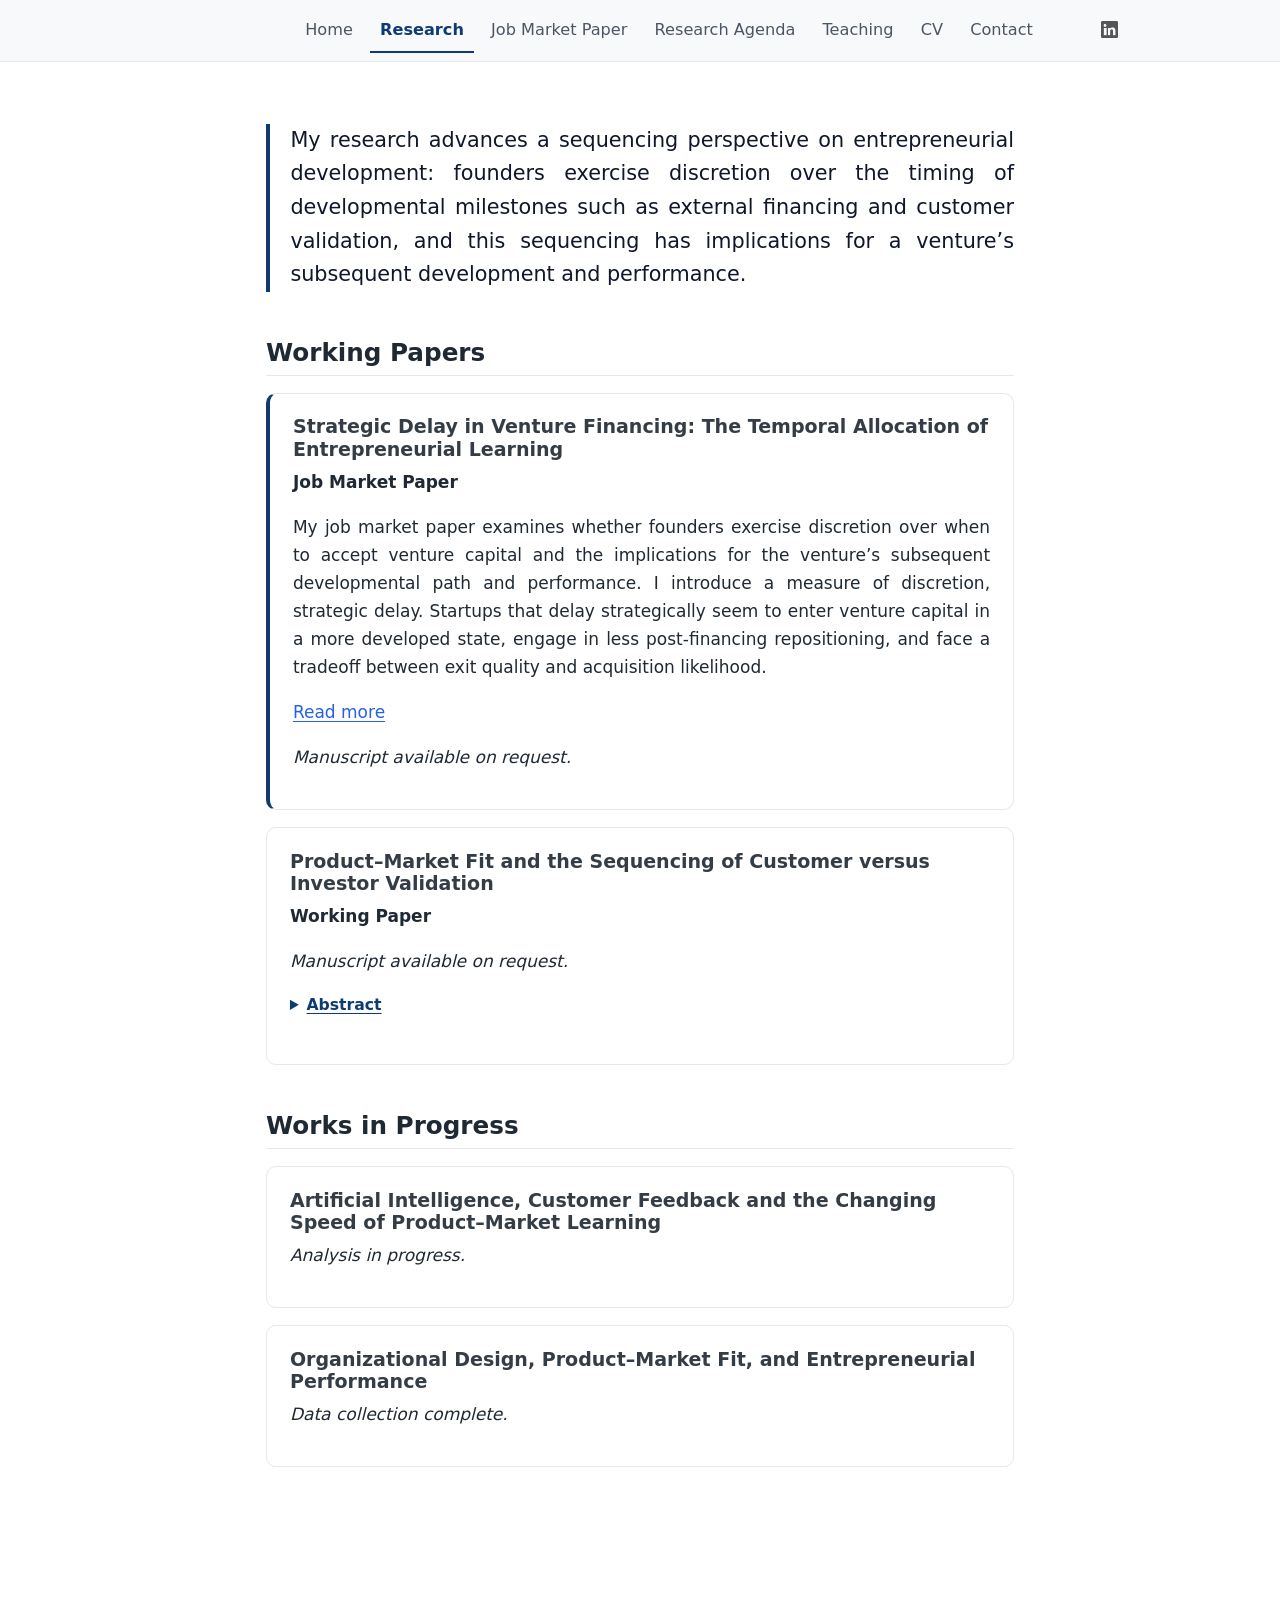
<file: research.html>
<!DOCTYPE html>
<html xmlns="http://www.w3.org/1999/xhtml" lang="en" xml:lang="en"><head>

<meta charset="utf-8">
<meta name="generator" content="quarto-1.10.18">

<meta name="viewport" content="width=device-width, initial-scale=1.0, user-scalable=yes">


<title>Research – Ndu Ugwuanyi</title>
<style>
/* Default styles provided by pandoc.
** See https://pandoc.org/MANUAL.html#variables-for-html for config info.
*/
span.smallcaps{font-variant: small-caps;}
div.columns{display: flex; gap: 1.5em;}
div.column{flex: auto;}
@media screen {
div.columns{gap: min(4vw, 1.5em);}
div.column{overflow-x: auto;}
}
div.hanging-indent{margin-left: 1.5em; text-indent: -1.5em;}
ul.task-list{list-style: none;}
ul.task-list li input[type="checkbox"] {
  width: 0.8em;
  margin: 0 0.8em 0.2em -1em; /* quarto-specific, see https://github.com/quarto-dev/quarto-cli/issues/4556 */ 
  vertical-align: middle;
}
</style>


<script src="site_libs/quarto-nav/quarto-nav.js"></script>
<script src="site_libs/clipboard/clipboard.min.js"></script>
<script src="site_libs/quarto-html/quarto.js" type="module"></script>
<script src="site_libs/quarto-html/tabsets/tabsets.js" type="module"></script>
<script src="site_libs/quarto-html/popper.min.js"></script>
<script src="site_libs/quarto-html/tippy.umd.min.js"></script>
<link href="site_libs/quarto-html/tippy.css" rel="stylesheet">
<link href="site_libs/quarto-html/quarto-syntax-highlighting-64a204ab8560d761af7679ceaba22944.css" rel="stylesheet" id="quarto-text-highlighting-styles">
<script src="site_libs/bootstrap/bootstrap.min.js"></script>
<link href="site_libs/bootstrap/bootstrap-icons.css" rel="stylesheet">
<link href="site_libs/bootstrap/bootstrap-172ba59bd5e0b52282274ba0c0cc16fc.min.css" rel="stylesheet" append-hash="true" id="quarto-bootstrap" data-mode="light">
<script id="quarto-search-options" type="application/json">{
  "language": {
    "search-no-results-text": "No results",
    "search-matching-documents-text": "matching documents",
    "search-copy-link-title": "Copy link to search",
    "search-hide-matches-text": "Hide additional matches",
    "search-more-match-text": "more match in this document",
    "search-more-matches-text": "more matches in this document",
    "search-clear-button-title": "Clear",
    "search-text-placeholder": "",
    "search-detached-cancel-button-title": "Cancel",
    "search-submit-button-title": "Submit",
    "search-label": "Search"
  }
}</script>
<script async="" src="https://www.googletagmanager.com/gtag/js?id=G-Q7J41YKM9X"></script>

<script type="text/javascript">

window.dataLayer = window.dataLayer || [];
function gtag(){dataLayer.push(arguments);}
gtag('js', new Date());
gtag('config', 'G-Q7J41YKM9X', { 'anonymize_ip': true});
</script>


<link rel="stylesheet" href="styles.css">
</head>

<body class="nav-fixed fullcontent quarto-light">

<div id="quarto-search-results"></div>
  <header id="quarto-header" class="headroom fixed-top">
    <nav class="navbar navbar-expand-lg " data-bs-theme="dark">
      <div class="navbar-container container-fluid">
          <button class="navbar-toggler" type="button" data-bs-toggle="collapse" data-bs-target="#navbarCollapse" aria-controls="navbarCollapse" role="menu" aria-expanded="false" aria-label="Toggle navigation" onclick="if (window.quartoToggleHeadroom) { window.quartoToggleHeadroom(); }">
  <span class="navbar-toggler-icon"></span>
</button>
          <div class="collapse navbar-collapse" id="navbarCollapse">
            <ul class="navbar-nav navbar-nav-scroll ms-auto">
  <li class="nav-item">
    <a class="nav-link" href="./index.html"> 
<span class="menu-text">Home</span></a>
  </li>  
  <li class="nav-item">
    <a class="nav-link active" href="./research.html" aria-current="page"> 
<span class="menu-text">Research</span></a>
  </li>  
  <li class="nav-item">
    <a class="nav-link" href="./job-market-paper.html"> 
<span class="menu-text">Job Market Paper</span></a>
  </li>  
  <li class="nav-item">
    <a class="nav-link" href="./big-agenda.html"> 
<span class="menu-text">Research Agenda</span></a>
  </li>  
  <li class="nav-item">
    <a class="nav-link" href="./teaching.html"> 
<span class="menu-text">Teaching</span></a>
  </li>  
  <li class="nav-item">
    <a class="nav-link" href="./cv.html"> 
<span class="menu-text">CV</span></a>
  </li>  
  <li class="nav-item">
    <a class="nav-link" href="./contact.html"> 
<span class="menu-text">Contact</span></a>
  </li>  
</ul>
          </div> <!-- /navcollapse -->
            <div class="quarto-navbar-tools">
    <a href="https://www.linkedin.com/in/rndu/" title="" class="quarto-navigation-tool px-1" aria-label="LinkedIn"><i class="bi bi-linkedin"></i></a>
</div>
      </div> <!-- /container-fluid -->
    </nav>
</header>
<!-- content -->
<div id="quarto-content" class="quarto-container page-columns page-rows-contents page-layout-article page-navbar">
<!-- sidebar -->
<!-- margin-sidebar -->
    
<!-- main -->
<main class="content" id="quarto-document-content"><header id="title-block-header" class="quarto-title-block"></header>




<div class="standard-page research-page">
<div class="page-lede">
<p>My research advances a sequencing perspective on entrepreneurial development: founders exercise discretion over the timing of developmental milestones such as external financing and customer validation, and this sequencing has implications for a venture’s subsequent development and performance.</p>
</div>
<section id="working-papers" class="level2">
<h2 data-anchor-id="working-papers">Working Papers</h2>
<section id="strategic-delay-in-venture-financing-the-temporal-allocation-of-entrepreneurial-learning" class="level3 paper-card featured-paper">
<h3 data-anchor-id="strategic-delay-in-venture-financing-the-temporal-allocation-of-entrepreneurial-learning">Strategic Delay in Venture Financing: The Temporal Allocation of Entrepreneurial Learning</h3>
<p><strong>Job Market Paper</strong></p>
<p>My job market paper examines whether founders exercise discretion over when to accept venture capital and the implications for the venture’s subsequent developmental path and performance. I introduce a measure of discretion, strategic delay. Startups that delay strategically seem to enter venture capital in a more developed state, engage in less post-financing repositioning, and face a tradeoff between exit quality and acquisition likelihood.</p>
<p><a href="job-market-paper.html">Read more</a></p>
<p><em>Manuscript available on request.</em></p>
</section>
<section id="productmarket-fit-and-the-sequencing-of-customer-versus-investor-validation" class="level3 paper-card">
<h3 data-anchor-id="productmarket-fit-and-the-sequencing-of-customer-versus-investor-validation">Product–Market Fit and the Sequencing of Customer versus Investor Validation</h3>
<p><strong>Working Paper</strong></p>
<p><em>Manuscript available on request.</em></p>
<details class="paper-abstract">
<summary>
Abstract
</summary>
<p>
Product–market fit is widely viewed as a defining milestone for startups. Before product–market fit, startups face substantial uncertainty about customer needs, product design, and whether the proposed product creates value for a specific customer segment. After product–market fit, startups can begin shifting from search toward growth. To resolve this uncertainty, entrepreneurs engage in iterative learning before scale-up. Yet, high-growth startups often raise venture capital before product–market uncertainty has been resolved. Despite the prevalence of this sequence, there is limited understanding about how product–market search relates to the sequencing of customer and investor validation. Does obtaining venture capital before customer validation matter for the path to product–market fit? I examine this question by studying the temporal ordering of product–market fit and first venture capital financing. I conceptualize product–market fit as a customer-validated learning milestone and develop a scalable measure using longitudinal enterprise customer-user reviews from a proprietary, global business software review platform. Linking these data to firm-level information on first VC timing and strategic delay among U.S.-headquartered, single-product startups founded between 2010 and 2024, I show that validation sequence is associated with the duration of product–market search. Among firms that attain product–market fit, startups that raise venture capital before product–market fit remain in product–market search substantially longer—approximately three additional years—relative to firms that validate customers before venture financing. I further show that strategic-delay firms are significantly more likely to reach product–market fit before, or in the same year as, first venture capital financing. These results are robust to multiple specifications and alternative definitions of product–market fit attainment. The findings suggest that while venture capital can accelerate development, it may also change the conditions under which iterative learning proceeds; conversely, discretion over the timing of venture capital entry may allow customer validation to occur before external financing. By bringing customer validation and investor validation into the same temporal frame, the paper shows that startup development depends not only on whether ventures learn under uncertainty, but also on when external capital enters relative to the validation of that learning.
</p>
</details>
</section>
</section>
<section id="works-in-progress" class="level2">
<h2 data-anchor-id="works-in-progress">Works in Progress</h2>
<section id="artificial-intelligence-customer-feedback-and-the-changing-speed-of-productmarket-learning" class="level3 paper-card">
<h3 data-anchor-id="artificial-intelligence-customer-feedback-and-the-changing-speed-of-productmarket-learning">Artificial Intelligence, Customer Feedback and the Changing Speed of Product–Market Learning</h3>
<p><em>Analysis in progress.</em></p>
</section>
<section id="organizational-design-productmarket-fit-and-entrepreneurial-performance" class="level3 paper-card">
<h3 data-anchor-id="organizational-design-productmarket-fit-and-entrepreneurial-performance">Organizational Design, Product–Market Fit, and Entrepreneurial Performance</h3>
<p><em>Data collection complete.</em></p>
</section>
</section>
</div>



</main> <!-- /main -->
<script id="quarto-html-after-body" type="application/javascript">
  window.document.addEventListener("DOMContentLoaded", function (event) {
    const isCodeAnnotation = (el) => {
      for (const clz of el.classList) {
        if (clz.startsWith('code-annotation-')) {                     
          return true;
        }
      }
      return false;
    }
    const onCopySuccess = function(e) {
      // button target
      const button = e.trigger;
      // don't keep focus
      button.blur();
      // flash "checked"
      button.classList.add('code-copy-button-checked');
      var currentTitle = button.getAttribute("title");
      button.setAttribute("title", "Copied!");
      let tooltip;
      if (window.bootstrap) {
        button.setAttribute("data-bs-toggle", "tooltip");
        button.setAttribute("data-bs-placement", "left");
        button.setAttribute("data-bs-title", "Copied!");
        tooltip = new bootstrap.Tooltip(button, 
          { trigger: "manual", 
            customClass: "code-copy-button-tooltip",
            offset: [0, -8]});
        tooltip.show();    
      }
      setTimeout(function() {
        if (tooltip) {
          tooltip.hide();
          button.removeAttribute("data-bs-title");
          button.removeAttribute("data-bs-toggle");
          button.removeAttribute("data-bs-placement");
        }
        button.setAttribute("title", currentTitle);
        button.classList.remove('code-copy-button-checked');
      }, 1000);
      // clear code selection
      e.clearSelection();
    }
    const getTextToCopy = function(trigger) {
      const outerScaffold = trigger.parentElement.cloneNode(true);
      const codeEl = outerScaffold.querySelector('code');
      for (const childEl of codeEl.children) {
        if (isCodeAnnotation(childEl)) {
          childEl.remove();
        }
      }
      return codeEl.innerText;
    }
    const clipboard = new window.ClipboardJS('.code-copy-button:not([data-in-quarto-modal])', {
      text: getTextToCopy
    });
    clipboard.on('success', onCopySuccess);
    if (window.document.getElementById('quarto-embedded-source-code-modal')) {
      const clipboardModal = new window.ClipboardJS('.code-copy-button[data-in-quarto-modal]', {
        text: getTextToCopy,
        container: window.document.getElementById('quarto-embedded-source-code-modal')
      });
      clipboardModal.on('success', onCopySuccess);
    }
      var localhostRegex = new RegExp(/^(?:http|https):\/\/localhost\:?[0-9]*\//);
      var mailtoRegex = new RegExp(/^mailto:/);
        var filterRegex = new RegExp("https:\/\/URichnd\.github\.io\/ndu\/");
      var isInternal = (href) => {
          return filterRegex.test(href) || localhostRegex.test(href) || mailtoRegex.test(href);
      }
      // Inspect non-navigation links and adorn them if external
     var links = window.document.querySelectorAll('a[href]:not(.nav-link):not(.navbar-brand):not(.toc-action):not(.sidebar-link):not(.sidebar-item-toggle):not(.pagination-link):not(.no-external):not([aria-hidden]):not(.dropdown-item):not(.quarto-navigation-tool):not(.about-link)');
      for (var i=0; i<links.length; i++) {
        const link = links[i];
        if (!isInternal(link.href)) {
          // undo the damage that might have been done by quarto-nav.js in the case of
          // links that we want to consider external
          if (link.dataset.originalHref !== undefined) {
            link.href = link.dataset.originalHref;
          }
        }
      }
    function tippyHover(el, contentFn, onTriggerFn, onUntriggerFn) {
      const config = {
        allowHTML: true,
        maxWidth: 500,
        delay: 100,
        arrow: false,
        appendTo: function(el) {
            return el.parentElement;
        },
        interactive: true,
        interactiveBorder: 10,
        theme: 'quarto',
        placement: 'bottom-start',
      };
      if (contentFn) {
        config.content = contentFn;
      }
      if (onTriggerFn) {
        config.onTrigger = onTriggerFn;
      }
      if (onUntriggerFn) {
        config.onUntrigger = onUntriggerFn;
      }
      window.tippy(el, config); 
    }
    const noterefs = window.document.querySelectorAll('a[role="doc-noteref"]');
    for (var i=0; i<noterefs.length; i++) {
      const ref = noterefs[i];
      tippyHover(ref, function() {
        // use id or data attribute instead here
        let href = ref.getAttribute('data-footnote-href') || ref.getAttribute('href');
        try { href = new URL(href).hash; } catch {}
        const id = href.replace(/^#\/?/, "");
        const note = window.document.getElementById(id);
        if (note) {
          return note.innerHTML;
        } else {
          return "";
        }
      });
    }
    const xrefs = window.document.querySelectorAll('a.quarto-xref');
    const processXRef = (id, note) => {
      // Strip column container classes
      const stripColumnClz = (el) => {
        el.classList.remove("page-full", "page-columns");
        if (el.children) {
          for (const child of el.children) {
            stripColumnClz(child);
          }
        }
      }
      stripColumnClz(note)
      if (id === null || id.startsWith('sec-')) {
        // Special case sections, only their first couple elements
        const container = document.createElement("div");
        if (note.children && note.children.length > 2) {
          container.appendChild(note.children[0].cloneNode(true));
          for (let i = 1; i < note.children.length; i++) {
            const child = note.children[i];
            if (child.tagName === "P" && child.innerText === "") {
              continue;
            } else {
              container.appendChild(child.cloneNode(true));
              break;
            }
          }
          if (window.Quarto?.typesetMath) {
            window.Quarto.typesetMath(container);
          }
          return container.innerHTML
        } else {
          if (window.Quarto?.typesetMath) {
            window.Quarto.typesetMath(note);
          }
          return note.innerHTML;
        }
      } else {
        // Remove any anchor links if they are present
        const anchorLink = note.querySelector('a.anchorjs-link');
        if (anchorLink) {
          anchorLink.remove();
        }
        if (window.Quarto?.typesetMath) {
          window.Quarto.typesetMath(note);
        }
        if (note.classList.contains("callout")) {
          return note.outerHTML;
        } else {
          return note.innerHTML;
        }
      }
    }
    for (var i=0; i<xrefs.length; i++) {
      const xref = xrefs[i];
      tippyHover(xref, undefined, function(instance) {
        instance.disable();
        let url = xref.getAttribute('href');
        let hash = undefined; 
        if (url.startsWith('#')) {
          hash = url;
        } else {
          try { hash = new URL(url).hash; } catch {}
        }
        if (hash) {
          const id = hash.replace(/^#\/?/, "");
          const note = window.document.getElementById(id);
          if (note !== null) {
            try {
              const html = processXRef(id, note.cloneNode(true));
              instance.setContent(html);
            } finally {
              instance.enable();
              instance.show();
            }
          } else {
            // See if we can fetch this
            fetch(url.split('#')[0])
            .then(res => res.text())
            .then(html => {
              const parser = new DOMParser();
              const htmlDoc = parser.parseFromString(html, "text/html");
              const note = htmlDoc.getElementById(id);
              if (note !== null) {
                const html = processXRef(id, note);
                instance.setContent(html);
              } 
            }).finally(() => {
              instance.enable();
              instance.show();
            });
          }
        } else {
          // See if we can fetch a full url (with no hash to target)
          // This is a special case and we should probably do some content thinning / targeting
          fetch(url)
          .then(res => res.text())
          .then(html => {
            const parser = new DOMParser();
            const htmlDoc = parser.parseFromString(html, "text/html");
            const note = htmlDoc.querySelector('main.content');
            if (note !== null) {
              // This should only happen for chapter cross references
              // (since there is no id in the URL)
              // remove the first header
              if (note.children.length > 0 && note.children[0].tagName === "HEADER") {
                note.children[0].remove();
              }
              const html = processXRef(null, note);
              instance.setContent(html);
            } 
          }).finally(() => {
            instance.enable();
            instance.show();
          });
        }
      }, function(instance) {
      });
    }
        let selectedAnnoteEl;
        const selectorForAnnotation = ( cell, annotation) => {
          let cellAttr = 'data-code-cell="' + cell + '"';
          let lineAttr = 'data-code-annotation="' +  annotation + '"';
          const selector = 'span[' + cellAttr + '][' + lineAttr + ']';
          return selector;
        }
        const selectCodeLines = (annoteEl) => {
          const doc = window.document;
          const targetCell = annoteEl.getAttribute("data-target-cell");
          const targetAnnotation = annoteEl.getAttribute("data-target-annotation");
          const annoteSpan = window.document.querySelector(selectorForAnnotation(targetCell, targetAnnotation));
          const lines = annoteSpan.getAttribute("data-code-lines").split(",");
          const lineIds = lines.map((line) => {
            return targetCell + "-" + line;
          })
          let top = null;
          let height = null;
          let parent = null;
          if (lineIds.length > 0) {
              //compute the position of the single el (top and bottom and make a div)
              const el = window.document.getElementById(lineIds[0]);
              top = el.offsetTop;
              height = el.offsetHeight;
              parent = el.parentElement.parentElement;
            if (lineIds.length > 1) {
              const lastEl = window.document.getElementById(lineIds[lineIds.length - 1]);
              const bottom = lastEl.offsetTop + lastEl.offsetHeight;
              height = bottom - top;
            }
            if (top !== null && height !== null && parent !== null) {
              // cook up a div (if necessary) and position it 
              let div = window.document.getElementById("code-annotation-line-highlight");
              if (div === null) {
                div = window.document.createElement("div");
                div.setAttribute("id", "code-annotation-line-highlight");
                div.style.position = 'absolute';
                parent.appendChild(div);
              }
              div.style.top = top - 2 + "px";
              div.style.height = height + 4 + "px";
              div.style.left = 0;
              let gutterDiv = window.document.getElementById("code-annotation-line-highlight-gutter");
              if (gutterDiv === null) {
                gutterDiv = window.document.createElement("div");
                gutterDiv.setAttribute("id", "code-annotation-line-highlight-gutter");
                gutterDiv.style.position = 'absolute';
                const codeCell = window.document.getElementById(targetCell);
                const gutter = codeCell.querySelector('.code-annotation-gutter');
                gutter.appendChild(gutterDiv);
              }
              gutterDiv.style.top = top - 2 + "px";
              gutterDiv.style.height = height + 4 + "px";
            }
            selectedAnnoteEl = annoteEl;
          }
        };
        const unselectCodeLines = () => {
          const elementsIds = ["code-annotation-line-highlight", "code-annotation-line-highlight-gutter"];
          elementsIds.forEach((elId) => {
            const div = window.document.getElementById(elId);
            if (div) {
              div.remove();
            }
          });
          selectedAnnoteEl = undefined;
        };
          // Handle positioning of the toggle
      window.addEventListener(
        "resize",
        throttle(() => {
          elRect = undefined;
          if (selectedAnnoteEl) {
            selectCodeLines(selectedAnnoteEl);
          }
        }, 10)
      );
      function throttle(fn, ms) {
      let throttle = false;
      let timer;
        return (...args) => {
          if(!throttle) { // first call gets through
              fn.apply(this, args);
              throttle = true;
          } else { // all the others get throttled
              if(timer) clearTimeout(timer); // cancel #2
              timer = setTimeout(() => {
                fn.apply(this, args);
                timer = throttle = false;
              }, ms);
          }
        };
      }
        // Attach click handler to the DT
        const annoteDls = window.document.querySelectorAll('dt[data-target-cell]');
        for (const annoteDlNode of annoteDls) {
          annoteDlNode.addEventListener('click', (event) => {
            const clickedEl = event.target;
            if (clickedEl !== selectedAnnoteEl) {
              unselectCodeLines();
              const activeEl = window.document.querySelector('dt[data-target-cell].code-annotation-active');
              if (activeEl) {
                activeEl.classList.remove('code-annotation-active');
              }
              selectCodeLines(clickedEl);
              clickedEl.classList.add('code-annotation-active');
            } else {
              // Unselect the line
              unselectCodeLines();
              clickedEl.classList.remove('code-annotation-active');
            }
          });
        }
    const findCites = (el) => {
      const parentEl = el.parentElement;
      if (parentEl) {
        const cites = parentEl.dataset.cites;
        if (cites) {
          return {
            el,
            cites: cites.split(' ')
          };
        } else {
          return findCites(el.parentElement)
        }
      } else {
        return undefined;
      }
    };
    var bibliorefs = window.document.querySelectorAll('a[role="doc-biblioref"]');
    for (var i=0; i<bibliorefs.length; i++) {
      const ref = bibliorefs[i];
      const citeInfo = findCites(ref);
      if (citeInfo) {
        tippyHover(citeInfo.el, function() {
          var popup = window.document.createElement('div');
          citeInfo.cites.forEach(function(cite) {
            var citeDiv = window.document.createElement('div');
            citeDiv.classList.add('hanging-indent');
            citeDiv.classList.add('csl-entry');
            var biblioDiv = window.document.getElementById('ref-' + cite);
            if (biblioDiv) {
              citeDiv.innerHTML = biblioDiv.innerHTML;
            }
            popup.appendChild(citeDiv);
          });
          return popup.innerHTML;
        });
      }
    }
  });
  </script>
</div> <!-- /content -->




</body></html>
</file>
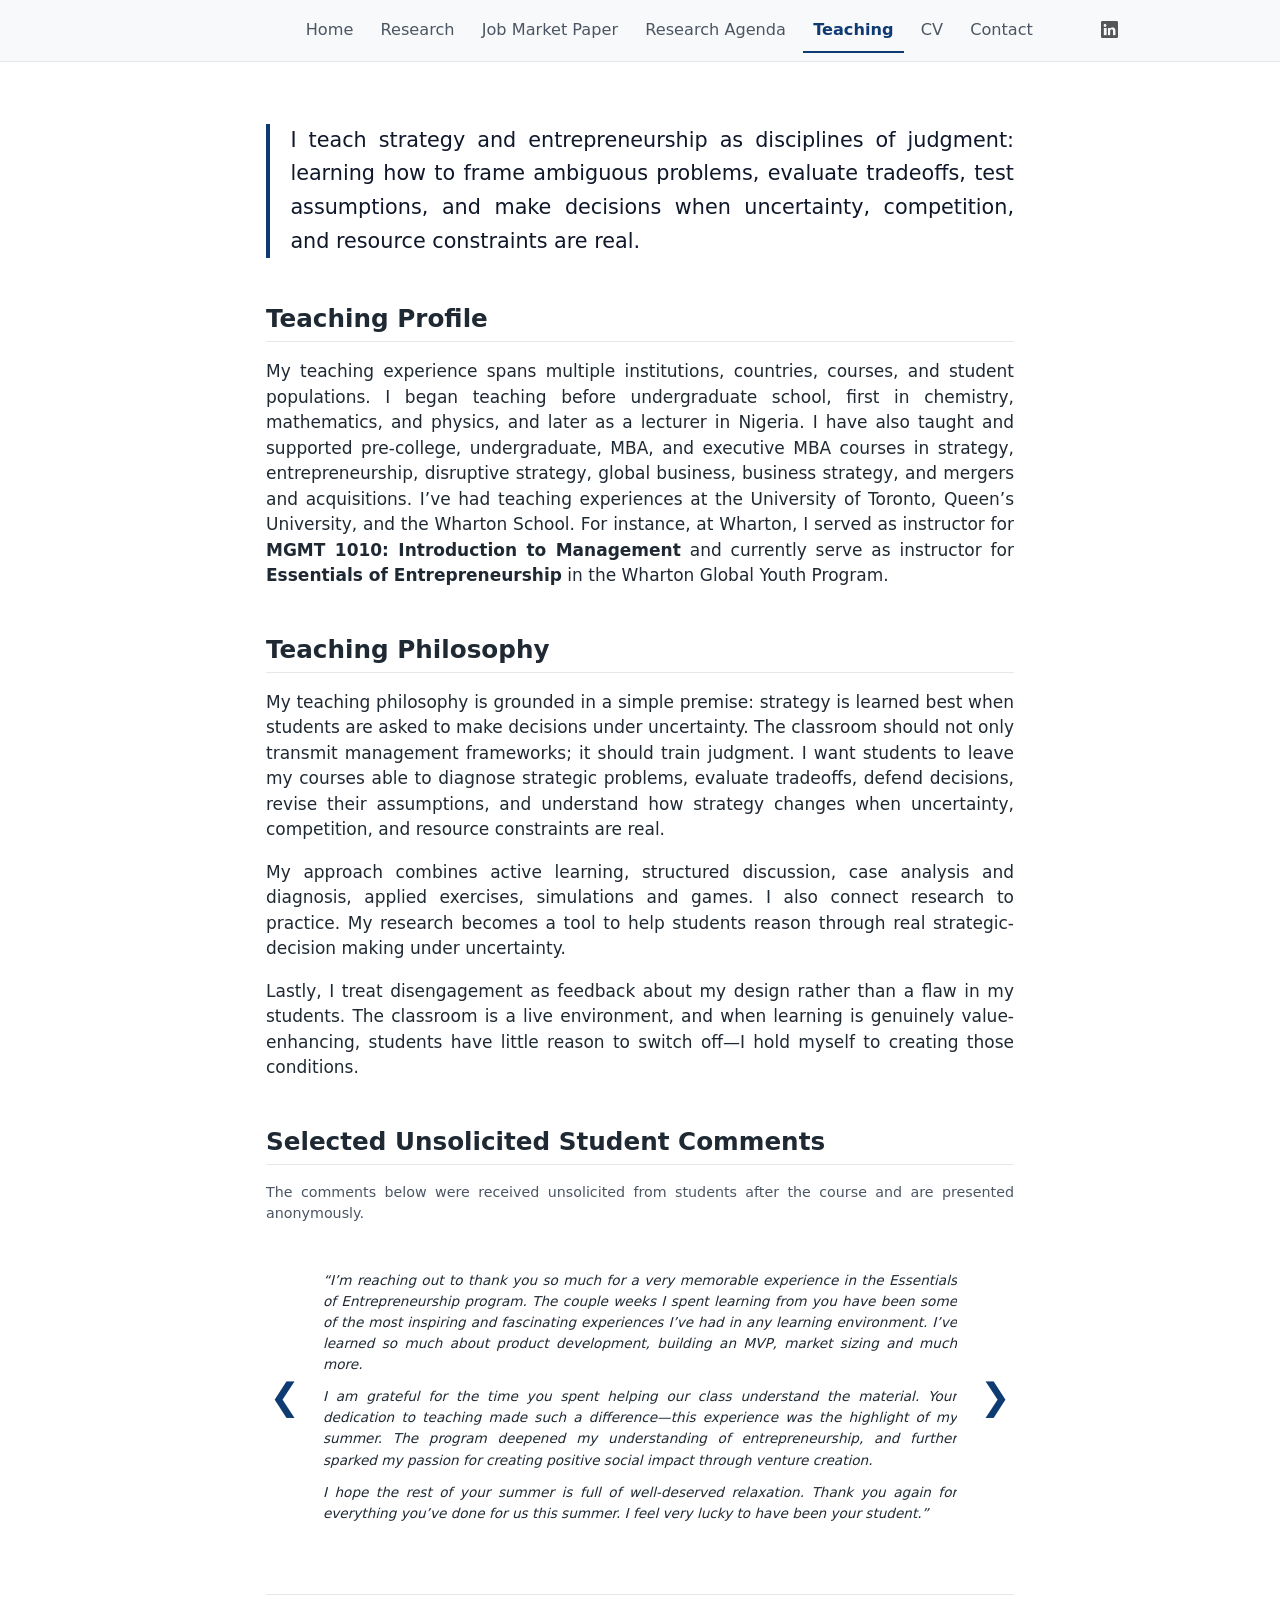
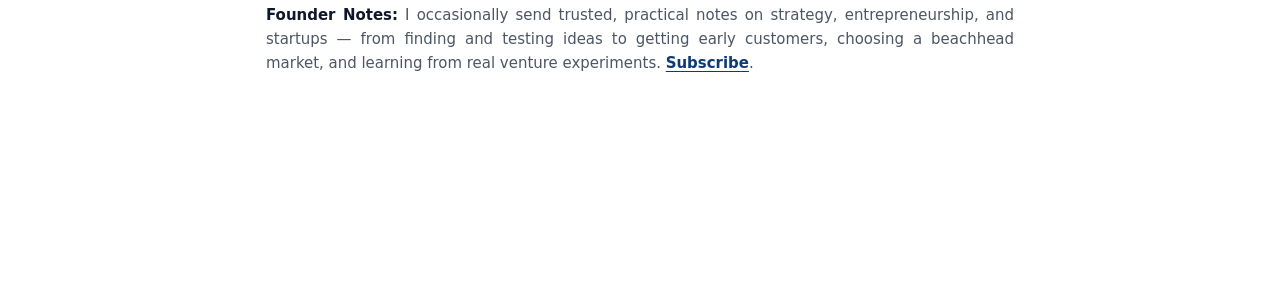
<file: teaching.html>
<!DOCTYPE html>
<html xmlns="http://www.w3.org/1999/xhtml" lang="en" xml:lang="en"><head>

<meta charset="utf-8">
<meta name="generator" content="quarto-1.10.18">

<meta name="viewport" content="width=device-width, initial-scale=1.0, user-scalable=yes">


<title>Teaching – Ndu Ugwuanyi</title>
<style>
/* Default styles provided by pandoc.
** See https://pandoc.org/MANUAL.html#variables-for-html for config info.
*/
span.smallcaps{font-variant: small-caps;}
div.columns{display: flex; gap: 1.5em;}
div.column{flex: auto;}
@media screen {
div.columns{gap: min(4vw, 1.5em);}
div.column{overflow-x: auto;}
}
div.hanging-indent{margin-left: 1.5em; text-indent: -1.5em;}
ul.task-list{list-style: none;}
ul.task-list li input[type="checkbox"] {
  width: 0.8em;
  margin: 0 0.8em 0.2em -1em; /* quarto-specific, see https://github.com/quarto-dev/quarto-cli/issues/4556 */ 
  vertical-align: middle;
}
</style>


<script src="site_libs/quarto-nav/quarto-nav.js"></script>
<script src="site_libs/clipboard/clipboard.min.js"></script>
<script src="site_libs/quarto-html/quarto.js" type="module"></script>
<script src="site_libs/quarto-html/tabsets/tabsets.js" type="module"></script>
<script src="site_libs/quarto-html/popper.min.js"></script>
<script src="site_libs/quarto-html/tippy.umd.min.js"></script>
<link href="site_libs/quarto-html/tippy.css" rel="stylesheet">
<link href="site_libs/quarto-html/quarto-syntax-highlighting-64a204ab8560d761af7679ceaba22944.css" rel="stylesheet" id="quarto-text-highlighting-styles">
<script src="site_libs/bootstrap/bootstrap.min.js"></script>
<link href="site_libs/bootstrap/bootstrap-icons.css" rel="stylesheet">
<link href="site_libs/bootstrap/bootstrap-172ba59bd5e0b52282274ba0c0cc16fc.min.css" rel="stylesheet" append-hash="true" id="quarto-bootstrap" data-mode="light">
<script id="quarto-search-options" type="application/json">{
  "language": {
    "search-no-results-text": "No results",
    "search-matching-documents-text": "matching documents",
    "search-copy-link-title": "Copy link to search",
    "search-hide-matches-text": "Hide additional matches",
    "search-more-match-text": "more match in this document",
    "search-more-matches-text": "more matches in this document",
    "search-clear-button-title": "Clear",
    "search-text-placeholder": "",
    "search-detached-cancel-button-title": "Cancel",
    "search-submit-button-title": "Submit",
    "search-label": "Search"
  }
}</script>
<script async="" src="https://www.googletagmanager.com/gtag/js?id=G-Q7J41YKM9X"></script>

<script type="text/javascript">

window.dataLayer = window.dataLayer || [];
function gtag(){dataLayer.push(arguments);}
gtag('js', new Date());
gtag('config', 'G-Q7J41YKM9X', { 'anonymize_ip': true});
</script>


<link rel="stylesheet" href="styles.css">
</head>

<body class="nav-fixed fullcontent quarto-light">

<div id="quarto-search-results"></div>
  <header id="quarto-header" class="headroom fixed-top">
    <nav class="navbar navbar-expand-lg " data-bs-theme="dark">
      <div class="navbar-container container-fluid">
          <button class="navbar-toggler" type="button" data-bs-toggle="collapse" data-bs-target="#navbarCollapse" aria-controls="navbarCollapse" role="menu" aria-expanded="false" aria-label="Toggle navigation" onclick="if (window.quartoToggleHeadroom) { window.quartoToggleHeadroom(); }">
  <span class="navbar-toggler-icon"></span>
</button>
          <div class="collapse navbar-collapse" id="navbarCollapse">
            <ul class="navbar-nav navbar-nav-scroll ms-auto">
  <li class="nav-item">
    <a class="nav-link" href="./index.html"> 
<span class="menu-text">Home</span></a>
  </li>  
  <li class="nav-item">
    <a class="nav-link" href="./research.html"> 
<span class="menu-text">Research</span></a>
  </li>  
  <li class="nav-item">
    <a class="nav-link" href="./job-market-paper.html"> 
<span class="menu-text">Job Market Paper</span></a>
  </li>  
  <li class="nav-item">
    <a class="nav-link" href="./big-agenda.html"> 
<span class="menu-text">Research Agenda</span></a>
  </li>  
  <li class="nav-item">
    <a class="nav-link active" href="./teaching.html" aria-current="page"> 
<span class="menu-text">Teaching</span></a>
  </li>  
  <li class="nav-item">
    <a class="nav-link" href="./cv.html"> 
<span class="menu-text">CV</span></a>
  </li>  
  <li class="nav-item">
    <a class="nav-link" href="./contact.html"> 
<span class="menu-text">Contact</span></a>
  </li>  
</ul>
          </div> <!-- /navcollapse -->
            <div class="quarto-navbar-tools">
    <a href="https://www.linkedin.com/in/rndu/" title="" class="quarto-navigation-tool px-1" aria-label="LinkedIn"><i class="bi bi-linkedin"></i></a>
</div>
      </div> <!-- /container-fluid -->
    </nav>
</header>
<!-- content -->
<div id="quarto-content" class="quarto-container page-columns page-rows-contents page-layout-article page-navbar">
<!-- sidebar -->
<!-- margin-sidebar -->
    
<!-- main -->
<main class="content" id="quarto-document-content"><header id="title-block-header" class="quarto-title-block"></header>




<div class="standard-page teaching-page">
<div class="page-lede">
<p>I teach strategy and entrepreneurship as disciplines of judgment: learning how to frame ambiguous problems, evaluate tradeoffs, test assumptions, and make decisions when uncertainty, competition, and resource constraints are real.</p>
</div>
<section id="teaching-profile" class="level2">
<h2 data-anchor-id="teaching-profile">Teaching Profile</h2>
<p>My teaching experience spans multiple institutions, countries, courses, and student populations. I began teaching before undergraduate school, first in chemistry, mathematics, and physics, and later as a lecturer in Nigeria. I have also taught and supported pre-college, undergraduate, MBA, and executive MBA courses in strategy, entrepreneurship, disruptive strategy, global business, business strategy, and mergers and acquisitions. I’ve had teaching experiences at the University of Toronto, Queen’s University, and the Wharton School. For instance, at Wharton, I served as instructor for <strong>MGMT 1010: Introduction to Management</strong> and currently serve as instructor for <strong>Essentials of Entrepreneurship</strong> in the Wharton Global Youth Program.</p>
<!--
Across these settings, I have learned that effective teaching requires both structure and flexibility. Students need clear frameworks, but they also need opportunities to apply those frameworks to uncertain, messy, and consequential decisions. This is especially true in strategy and entrepreneurship, where the goal is not only to understand concepts, but to develop judgment.
-->
</section>
<section id="teaching-philosophy" class="level2">
<h2 data-anchor-id="teaching-philosophy">Teaching Philosophy</h2>
<p>My teaching philosophy is grounded in a simple premise: strategy is learned best when students are asked to make decisions under uncertainty. The classroom should not only transmit management frameworks; it should train judgment. I want students to leave my courses able to diagnose strategic problems, evaluate tradeoffs, defend decisions, revise their assumptions, and understand how strategy changes when uncertainty, competition, and resource constraints are real.</p>
<p>My approach combines active learning, structured discussion, case analysis and diagnosis, applied exercises, simulations and games. I also connect research to practice. My research becomes a tool to help students reason through real strategic-decision making under uncertainty.</p>
<p>Lastly, I treat disengagement as feedback about my design rather than a flaw in my students. The classroom is a live environment, and when learning is genuinely value-enhancing, students have little reason to switch off—I hold myself to creating those conditions.</p>
</section>
<section id="selected-unsolicited-student-comments" class="level2">
<h2 data-anchor-id="selected-unsolicited-student-comments">Selected Unsolicited Student Comments</h2>
<p class="student-comment-note">
The comments below were received unsolicited from students after the course and are presented anonymously.
</p>
<section class="student-carousel">
<button class="student-comment-prev" aria-label="Previous comment">
❮
</button>
<div class="student-comment-window">
<div class="student-comment-track">
<blockquote class="student-comment-slide blockquote">
<p>
“I’m reaching out to thank you so much for a very memorable experience in the Essentials of Entrepreneurship program. The couple weeks I spent learning from you have been some of the most inspiring and fascinating experiences I’ve had in any learning environment. I’ve learned so much about product development, building an MVP, market sizing and much more.
</p>
<p>
I am grateful for the time you spent helping our class understand the material. Your dedication to teaching made such a difference—this experience was the highlight of my summer. The program deepened my understanding of entrepreneurship, and further sparked my passion for creating positive social impact through venture creation.
</p>
<p>
I hope the rest of your summer is full of well-deserved relaxation. Thank you again for everything you’ve done for us this summer. I feel very lucky to have been your student.”
</p>
</blockquote>
<blockquote class="student-comment-slide blockquote">
<p>
“One thing that has stayed with me wasn’t a particular concept or case study—it was the atmosphere you created in the classroom. Every time someone shared an idea, whether polished or completely unformed, you found something worth building on. Instead of searching for the ‘right’ answer, you encouraged us to explore our thinking. Thank you for creating a space where curiosity mattered more than certainty. It’s a rare quality in a teacher, and one I genuinely appreciated.”
</p>
</blockquote>
<blockquote class="student-comment-slide blockquote">
<p>
“Hope you’re doing well. I wanted to share an update on what I’ve been up to recently.
</p>
<p>
I recently competed in the Diamond Challenge with a venture called Medlas AI: a real-time medication verification system for senior living facilities. We made it to the final round at the Limitless World Summit, pitched twice, and while we didn’t take home a top prize, we walked away with a recognition award.
</p>
<p>
I just wanted to say that your class and teaching style gave me a stronger foundation going into my pitches. Your breakdown of strategy and leadership stuck with me more than I realized.”
</p>
</blockquote>
<blockquote class="student-comment-slide blockquote">
<p>
“I wanted to message you about how grateful I am for your instruction during my time in the program. I loved hearing your insight on the inner workings of a business. Thank you so much for taking the time and effort to help us grow! It means a lot to me.”
</p>
</blockquote>
<blockquote class="student-comment-slide blockquote">
<p>
“Thank you for such an inspiring and engaging experience, as the course really deepened my passion for entrepreneurship and helped me think more critically about real-world problem-solving.”
</p>
</blockquote>
<blockquote class="student-comment-slide blockquote">
<p>
“Your energy and willingness to challenge the group helped us grow, and it’s already changing the way I see business and leadership.”
</p>
</blockquote>
<blockquote class="student-comment-slide blockquote">
<p>
“I now have a much stronger conceptual foundation for approaching entrepreneurship, and I sincerely hope to share what I learned through this program with my peers in my local community.”
</p>
</blockquote>
</div>
</div>
<button class="student-comment-next" aria-label="Next comment">
❯
</button>
</section>
<script>
document.addEventListener("DOMContentLoaded", function () {
  const carousel = document.querySelector(".student-carousel");
  if (!carousel) return;

  const track = carousel.querySelector(".student-comment-track");
  const slides = carousel.querySelectorAll(".student-comment-slide");
  const prev = carousel.querySelector(".student-comment-prev");
  const next = carousel.querySelector(".student-comment-next");

  let index = 0;

  function updateCarousel() {
    track.style.transform = `translateX(-${index * 100}%)`;
  }

  prev.addEventListener("click", function () {
    index = index === 0 ? slides.length - 1 : index - 1;
    updateCarousel();
  });

  next.addEventListener("click", function () {
    index = index === slides.length - 1 ? 0 : index + 1;
    updateCarousel();
  });

  updateCarousel();
});
</script>

<section class="founder-notes teaching-founder-notes">
<p>
<strong>Founder Notes:</strong> I occasionally send trusted, practical notes on strategy, entrepreneurship, and startups — from finding and testing ideas to getting early customers, choosing a beachhead market, and learning from real venture experiments. <a href="https://ndu-ugwuanyi.kit.com/878b3544af" target="_blank" rel="noopener">Subscribe</a>.
</p>
</section>
</section>
</div>



</main> <!-- /main -->
<script id="quarto-html-after-body" type="application/javascript">
  window.document.addEventListener("DOMContentLoaded", function (event) {
    const isCodeAnnotation = (el) => {
      for (const clz of el.classList) {
        if (clz.startsWith('code-annotation-')) {                     
          return true;
        }
      }
      return false;
    }
    const onCopySuccess = function(e) {
      // button target
      const button = e.trigger;
      // don't keep focus
      button.blur();
      // flash "checked"
      button.classList.add('code-copy-button-checked');
      var currentTitle = button.getAttribute("title");
      button.setAttribute("title", "Copied!");
      let tooltip;
      if (window.bootstrap) {
        button.setAttribute("data-bs-toggle", "tooltip");
        button.setAttribute("data-bs-placement", "left");
        button.setAttribute("data-bs-title", "Copied!");
        tooltip = new bootstrap.Tooltip(button, 
          { trigger: "manual", 
            customClass: "code-copy-button-tooltip",
            offset: [0, -8]});
        tooltip.show();    
      }
      setTimeout(function() {
        if (tooltip) {
          tooltip.hide();
          button.removeAttribute("data-bs-title");
          button.removeAttribute("data-bs-toggle");
          button.removeAttribute("data-bs-placement");
        }
        button.setAttribute("title", currentTitle);
        button.classList.remove('code-copy-button-checked');
      }, 1000);
      // clear code selection
      e.clearSelection();
    }
    const getTextToCopy = function(trigger) {
      const outerScaffold = trigger.parentElement.cloneNode(true);
      const codeEl = outerScaffold.querySelector('code');
      for (const childEl of codeEl.children) {
        if (isCodeAnnotation(childEl)) {
          childEl.remove();
        }
      }
      return codeEl.innerText;
    }
    const clipboard = new window.ClipboardJS('.code-copy-button:not([data-in-quarto-modal])', {
      text: getTextToCopy
    });
    clipboard.on('success', onCopySuccess);
    if (window.document.getElementById('quarto-embedded-source-code-modal')) {
      const clipboardModal = new window.ClipboardJS('.code-copy-button[data-in-quarto-modal]', {
        text: getTextToCopy,
        container: window.document.getElementById('quarto-embedded-source-code-modal')
      });
      clipboardModal.on('success', onCopySuccess);
    }
      var localhostRegex = new RegExp(/^(?:http|https):\/\/localhost\:?[0-9]*\//);
      var mailtoRegex = new RegExp(/^mailto:/);
        var filterRegex = new RegExp("https:\/\/URichnd\.github\.io\/ndu\/");
      var isInternal = (href) => {
          return filterRegex.test(href) || localhostRegex.test(href) || mailtoRegex.test(href);
      }
      // Inspect non-navigation links and adorn them if external
     var links = window.document.querySelectorAll('a[href]:not(.nav-link):not(.navbar-brand):not(.toc-action):not(.sidebar-link):not(.sidebar-item-toggle):not(.pagination-link):not(.no-external):not([aria-hidden]):not(.dropdown-item):not(.quarto-navigation-tool):not(.about-link)');
      for (var i=0; i<links.length; i++) {
        const link = links[i];
        if (!isInternal(link.href)) {
          // undo the damage that might have been done by quarto-nav.js in the case of
          // links that we want to consider external
          if (link.dataset.originalHref !== undefined) {
            link.href = link.dataset.originalHref;
          }
        }
      }
    function tippyHover(el, contentFn, onTriggerFn, onUntriggerFn) {
      const config = {
        allowHTML: true,
        maxWidth: 500,
        delay: 100,
        arrow: false,
        appendTo: function(el) {
            return el.parentElement;
        },
        interactive: true,
        interactiveBorder: 10,
        theme: 'quarto',
        placement: 'bottom-start',
      };
      if (contentFn) {
        config.content = contentFn;
      }
      if (onTriggerFn) {
        config.onTrigger = onTriggerFn;
      }
      if (onUntriggerFn) {
        config.onUntrigger = onUntriggerFn;
      }
      window.tippy(el, config); 
    }
    const noterefs = window.document.querySelectorAll('a[role="doc-noteref"]');
    for (var i=0; i<noterefs.length; i++) {
      const ref = noterefs[i];
      tippyHover(ref, function() {
        // use id or data attribute instead here
        let href = ref.getAttribute('data-footnote-href') || ref.getAttribute('href');
        try { href = new URL(href).hash; } catch {}
        const id = href.replace(/^#\/?/, "");
        const note = window.document.getElementById(id);
        if (note) {
          return note.innerHTML;
        } else {
          return "";
        }
      });
    }
    const xrefs = window.document.querySelectorAll('a.quarto-xref');
    const processXRef = (id, note) => {
      // Strip column container classes
      const stripColumnClz = (el) => {
        el.classList.remove("page-full", "page-columns");
        if (el.children) {
          for (const child of el.children) {
            stripColumnClz(child);
          }
        }
      }
      stripColumnClz(note)
      if (id === null || id.startsWith('sec-')) {
        // Special case sections, only their first couple elements
        const container = document.createElement("div");
        if (note.children && note.children.length > 2) {
          container.appendChild(note.children[0].cloneNode(true));
          for (let i = 1; i < note.children.length; i++) {
            const child = note.children[i];
            if (child.tagName === "P" && child.innerText === "") {
              continue;
            } else {
              container.appendChild(child.cloneNode(true));
              break;
            }
          }
          if (window.Quarto?.typesetMath) {
            window.Quarto.typesetMath(container);
          }
          return container.innerHTML
        } else {
          if (window.Quarto?.typesetMath) {
            window.Quarto.typesetMath(note);
          }
          return note.innerHTML;
        }
      } else {
        // Remove any anchor links if they are present
        const anchorLink = note.querySelector('a.anchorjs-link');
        if (anchorLink) {
          anchorLink.remove();
        }
        if (window.Quarto?.typesetMath) {
          window.Quarto.typesetMath(note);
        }
        if (note.classList.contains("callout")) {
          return note.outerHTML;
        } else {
          return note.innerHTML;
        }
      }
    }
    for (var i=0; i<xrefs.length; i++) {
      const xref = xrefs[i];
      tippyHover(xref, undefined, function(instance) {
        instance.disable();
        let url = xref.getAttribute('href');
        let hash = undefined; 
        if (url.startsWith('#')) {
          hash = url;
        } else {
          try { hash = new URL(url).hash; } catch {}
        }
        if (hash) {
          const id = hash.replace(/^#\/?/, "");
          const note = window.document.getElementById(id);
          if (note !== null) {
            try {
              const html = processXRef(id, note.cloneNode(true));
              instance.setContent(html);
            } finally {
              instance.enable();
              instance.show();
            }
          } else {
            // See if we can fetch this
            fetch(url.split('#')[0])
            .then(res => res.text())
            .then(html => {
              const parser = new DOMParser();
              const htmlDoc = parser.parseFromString(html, "text/html");
              const note = htmlDoc.getElementById(id);
              if (note !== null) {
                const html = processXRef(id, note);
                instance.setContent(html);
              } 
            }).finally(() => {
              instance.enable();
              instance.show();
            });
          }
        } else {
          // See if we can fetch a full url (with no hash to target)
          // This is a special case and we should probably do some content thinning / targeting
          fetch(url)
          .then(res => res.text())
          .then(html => {
            const parser = new DOMParser();
            const htmlDoc = parser.parseFromString(html, "text/html");
            const note = htmlDoc.querySelector('main.content');
            if (note !== null) {
              // This should only happen for chapter cross references
              // (since there is no id in the URL)
              // remove the first header
              if (note.children.length > 0 && note.children[0].tagName === "HEADER") {
                note.children[0].remove();
              }
              const html = processXRef(null, note);
              instance.setContent(html);
            } 
          }).finally(() => {
            instance.enable();
            instance.show();
          });
        }
      }, function(instance) {
      });
    }
        let selectedAnnoteEl;
        const selectorForAnnotation = ( cell, annotation) => {
          let cellAttr = 'data-code-cell="' + cell + '"';
          let lineAttr = 'data-code-annotation="' +  annotation + '"';
          const selector = 'span[' + cellAttr + '][' + lineAttr + ']';
          return selector;
        }
        const selectCodeLines = (annoteEl) => {
          const doc = window.document;
          const targetCell = annoteEl.getAttribute("data-target-cell");
          const targetAnnotation = annoteEl.getAttribute("data-target-annotation");
          const annoteSpan = window.document.querySelector(selectorForAnnotation(targetCell, targetAnnotation));
          const lines = annoteSpan.getAttribute("data-code-lines").split(",");
          const lineIds = lines.map((line) => {
            return targetCell + "-" + line;
          })
          let top = null;
          let height = null;
          let parent = null;
          if (lineIds.length > 0) {
              //compute the position of the single el (top and bottom and make a div)
              const el = window.document.getElementById(lineIds[0]);
              top = el.offsetTop;
              height = el.offsetHeight;
              parent = el.parentElement.parentElement;
            if (lineIds.length > 1) {
              const lastEl = window.document.getElementById(lineIds[lineIds.length - 1]);
              const bottom = lastEl.offsetTop + lastEl.offsetHeight;
              height = bottom - top;
            }
            if (top !== null && height !== null && parent !== null) {
              // cook up a div (if necessary) and position it 
              let div = window.document.getElementById("code-annotation-line-highlight");
              if (div === null) {
                div = window.document.createElement("div");
                div.setAttribute("id", "code-annotation-line-highlight");
                div.style.position = 'absolute';
                parent.appendChild(div);
              }
              div.style.top = top - 2 + "px";
              div.style.height = height + 4 + "px";
              div.style.left = 0;
              let gutterDiv = window.document.getElementById("code-annotation-line-highlight-gutter");
              if (gutterDiv === null) {
                gutterDiv = window.document.createElement("div");
                gutterDiv.setAttribute("id", "code-annotation-line-highlight-gutter");
                gutterDiv.style.position = 'absolute';
                const codeCell = window.document.getElementById(targetCell);
                const gutter = codeCell.querySelector('.code-annotation-gutter');
                gutter.appendChild(gutterDiv);
              }
              gutterDiv.style.top = top - 2 + "px";
              gutterDiv.style.height = height + 4 + "px";
            }
            selectedAnnoteEl = annoteEl;
          }
        };
        const unselectCodeLines = () => {
          const elementsIds = ["code-annotation-line-highlight", "code-annotation-line-highlight-gutter"];
          elementsIds.forEach((elId) => {
            const div = window.document.getElementById(elId);
            if (div) {
              div.remove();
            }
          });
          selectedAnnoteEl = undefined;
        };
          // Handle positioning of the toggle
      window.addEventListener(
        "resize",
        throttle(() => {
          elRect = undefined;
          if (selectedAnnoteEl) {
            selectCodeLines(selectedAnnoteEl);
          }
        }, 10)
      );
      function throttle(fn, ms) {
      let throttle = false;
      let timer;
        return (...args) => {
          if(!throttle) { // first call gets through
              fn.apply(this, args);
              throttle = true;
          } else { // all the others get throttled
              if(timer) clearTimeout(timer); // cancel #2
              timer = setTimeout(() => {
                fn.apply(this, args);
                timer = throttle = false;
              }, ms);
          }
        };
      }
        // Attach click handler to the DT
        const annoteDls = window.document.querySelectorAll('dt[data-target-cell]');
        for (const annoteDlNode of annoteDls) {
          annoteDlNode.addEventListener('click', (event) => {
            const clickedEl = event.target;
            if (clickedEl !== selectedAnnoteEl) {
              unselectCodeLines();
              const activeEl = window.document.querySelector('dt[data-target-cell].code-annotation-active');
              if (activeEl) {
                activeEl.classList.remove('code-annotation-active');
              }
              selectCodeLines(clickedEl);
              clickedEl.classList.add('code-annotation-active');
            } else {
              // Unselect the line
              unselectCodeLines();
              clickedEl.classList.remove('code-annotation-active');
            }
          });
        }
    const findCites = (el) => {
      const parentEl = el.parentElement;
      if (parentEl) {
        const cites = parentEl.dataset.cites;
        if (cites) {
          return {
            el,
            cites: cites.split(' ')
          };
        } else {
          return findCites(el.parentElement)
        }
      } else {
        return undefined;
      }
    };
    var bibliorefs = window.document.querySelectorAll('a[role="doc-biblioref"]');
    for (var i=0; i<bibliorefs.length; i++) {
      const ref = bibliorefs[i];
      const citeInfo = findCites(ref);
      if (citeInfo) {
        tippyHover(citeInfo.el, function() {
          var popup = window.document.createElement('div');
          citeInfo.cites.forEach(function(cite) {
            var citeDiv = window.document.createElement('div');
            citeDiv.classList.add('hanging-indent');
            citeDiv.classList.add('csl-entry');
            var biblioDiv = window.document.getElementById('ref-' + cite);
            if (biblioDiv) {
              citeDiv.innerHTML = biblioDiv.innerHTML;
            }
            popup.appendChild(citeDiv);
          });
          return popup.innerHTML;
        });
      }
    }
  });
  </script>
</div> <!-- /content -->




</body></html>
</file>
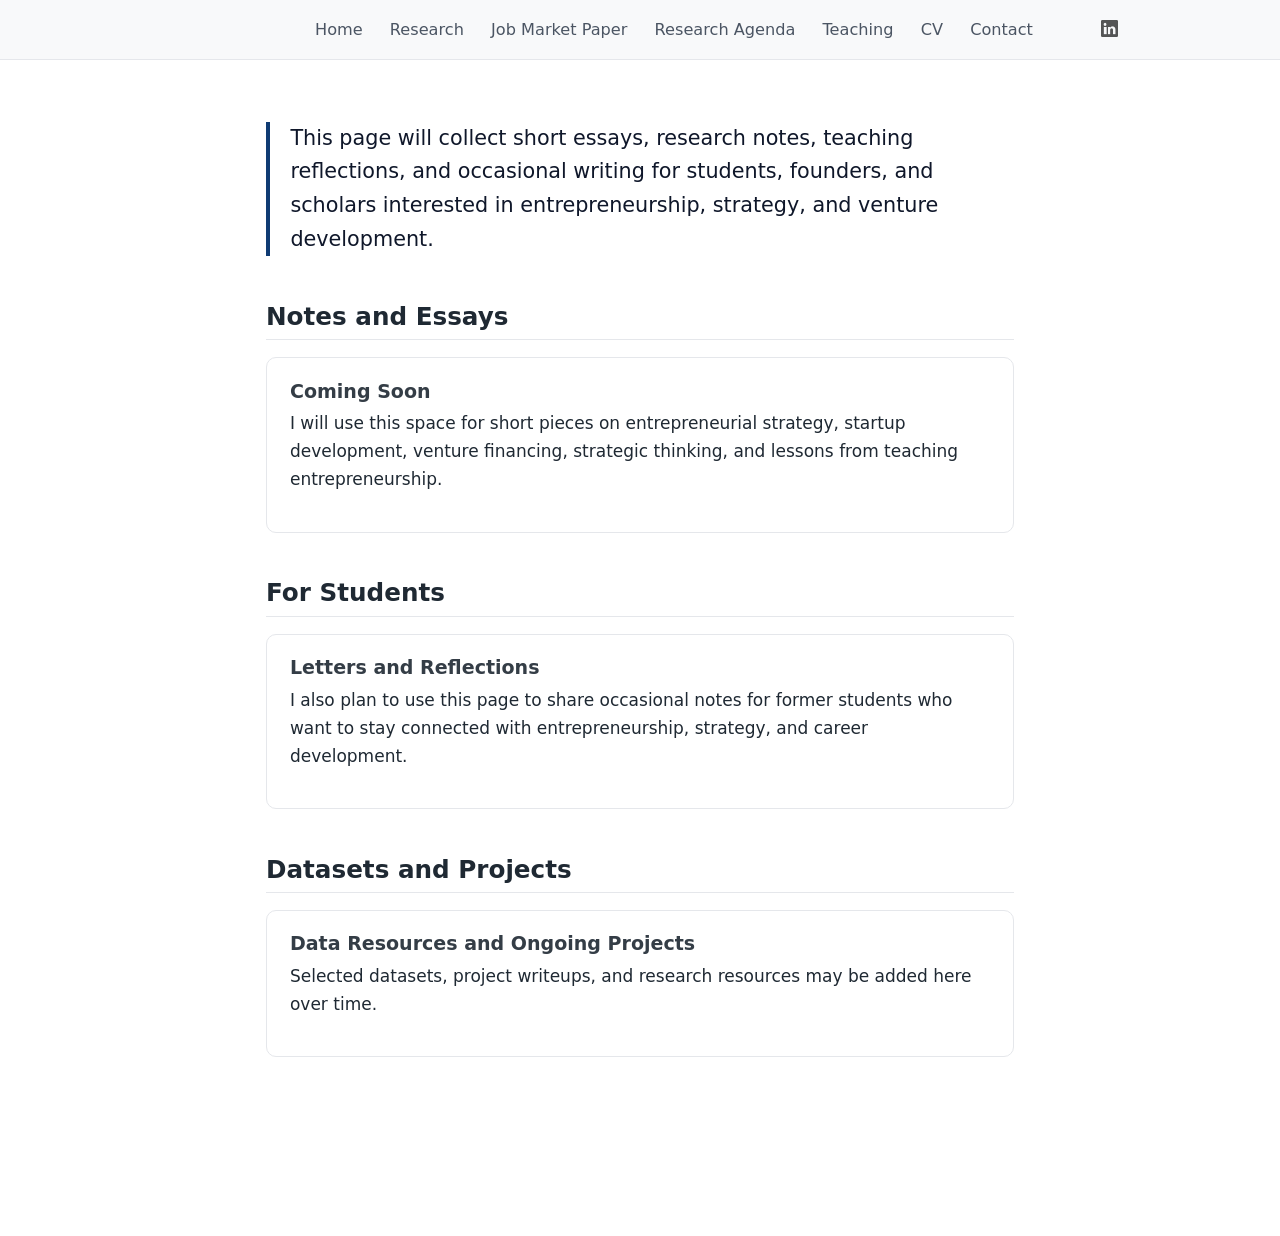
<file: writing.html>
<!DOCTYPE html>
<html xmlns="http://www.w3.org/1999/xhtml" lang="en" xml:lang="en"><head>

<meta charset="utf-8">
<meta name="generator" content="quarto-1.10.18">

<meta name="viewport" content="width=device-width, initial-scale=1.0, user-scalable=yes">


<title>Writing – Ndu Ugwuanyi</title>
<style>
/* Default styles provided by pandoc.
** See https://pandoc.org/MANUAL.html#variables-for-html for config info.
*/
span.smallcaps{font-variant: small-caps;}
div.columns{display: flex; gap: 1.5em;}
div.column{flex: auto;}
@media screen {
div.columns{gap: min(4vw, 1.5em);}
div.column{overflow-x: auto;}
}
div.hanging-indent{margin-left: 1.5em; text-indent: -1.5em;}
ul.task-list{list-style: none;}
ul.task-list li input[type="checkbox"] {
  width: 0.8em;
  margin: 0 0.8em 0.2em -1em; /* quarto-specific, see https://github.com/quarto-dev/quarto-cli/issues/4556 */ 
  vertical-align: middle;
}
</style>


<script src="site_libs/quarto-nav/quarto-nav.js"></script>
<script src="site_libs/clipboard/clipboard.min.js"></script>
<script src="site_libs/quarto-html/quarto.js" type="module"></script>
<script src="site_libs/quarto-html/tabsets/tabsets.js" type="module"></script>
<script src="site_libs/quarto-html/popper.min.js"></script>
<script src="site_libs/quarto-html/tippy.umd.min.js"></script>
<link href="site_libs/quarto-html/tippy.css" rel="stylesheet">
<link href="site_libs/quarto-html/quarto-syntax-highlighting-64a204ab8560d761af7679ceaba22944.css" rel="stylesheet" id="quarto-text-highlighting-styles">
<script src="site_libs/bootstrap/bootstrap.min.js"></script>
<link href="site_libs/bootstrap/bootstrap-icons.css" rel="stylesheet">
<link href="site_libs/bootstrap/bootstrap-172ba59bd5e0b52282274ba0c0cc16fc.min.css" rel="stylesheet" append-hash="true" id="quarto-bootstrap" data-mode="light">
<script id="quarto-search-options" type="application/json">{
  "language": {
    "search-no-results-text": "No results",
    "search-matching-documents-text": "matching documents",
    "search-copy-link-title": "Copy link to search",
    "search-hide-matches-text": "Hide additional matches",
    "search-more-match-text": "more match in this document",
    "search-more-matches-text": "more matches in this document",
    "search-clear-button-title": "Clear",
    "search-text-placeholder": "",
    "search-detached-cancel-button-title": "Cancel",
    "search-submit-button-title": "Submit",
    "search-label": "Search"
  }
}</script>
<script async="" src="https://www.googletagmanager.com/gtag/js?id=G-Q7J41YKM9X"></script>

<script type="text/javascript">

window.dataLayer = window.dataLayer || [];
function gtag(){dataLayer.push(arguments);}
gtag('js', new Date());
gtag('config', 'G-Q7J41YKM9X', { 'anonymize_ip': true});
</script>


<link rel="stylesheet" href="styles.css">
</head>

<body class="nav-fixed fullcontent quarto-light">

<div id="quarto-search-results"></div>
  <header id="quarto-header" class="headroom fixed-top">
    <nav class="navbar navbar-expand-lg " data-bs-theme="dark">
      <div class="navbar-container container-fluid">
          <button class="navbar-toggler" type="button" data-bs-toggle="collapse" data-bs-target="#navbarCollapse" aria-controls="navbarCollapse" role="menu" aria-expanded="false" aria-label="Toggle navigation" onclick="if (window.quartoToggleHeadroom) { window.quartoToggleHeadroom(); }">
  <span class="navbar-toggler-icon"></span>
</button>
          <div class="collapse navbar-collapse" id="navbarCollapse">
            <ul class="navbar-nav navbar-nav-scroll ms-auto">
  <li class="nav-item">
    <a class="nav-link" href="./index.html"> 
<span class="menu-text">Home</span></a>
  </li>  
  <li class="nav-item">
    <a class="nav-link" href="./research.html"> 
<span class="menu-text">Research</span></a>
  </li>  
  <li class="nav-item">
    <a class="nav-link" href="./job-market-paper.html"> 
<span class="menu-text">Job Market Paper</span></a>
  </li>  
  <li class="nav-item">
    <a class="nav-link" href="./big-agenda.html"> 
<span class="menu-text">Research Agenda</span></a>
  </li>  
  <li class="nav-item">
    <a class="nav-link" href="./teaching.html"> 
<span class="menu-text">Teaching</span></a>
  </li>  
  <li class="nav-item">
    <a class="nav-link" href="./cv.html"> 
<span class="menu-text">CV</span></a>
  </li>  
  <li class="nav-item">
    <a class="nav-link" href="./contact.html"> 
<span class="menu-text">Contact</span></a>
  </li>  
</ul>
          </div> <!-- /navcollapse -->
            <div class="quarto-navbar-tools">
    <a href="https://www.linkedin.com/in/rndu/" title="" class="quarto-navigation-tool px-1" aria-label="LinkedIn"><i class="bi bi-linkedin"></i></a>
</div>
      </div> <!-- /container-fluid -->
    </nav>
</header>
<!-- content -->
<div id="quarto-content" class="quarto-container page-columns page-rows-contents page-layout-article page-navbar">
<!-- sidebar -->
<!-- margin-sidebar -->
    
<!-- main -->
<main class="content" id="quarto-document-content"><header id="title-block-header" class="quarto-title-block"></header>




<div class="standard-page">
<div class="page-lede">
<p>This page will collect short essays, research notes, teaching reflections, and occasional writing for students, founders, and scholars interested in entrepreneurship, strategy, and venture development.</p>
</div>
<section id="notes-and-essays" class="level2">
<h2 data-anchor-id="notes-and-essays">Notes and Essays</h2>
<section id="coming-soon" class="level3 paper-card">
<h3 data-anchor-id="coming-soon">Coming Soon</h3>
<p>I will use this space for short pieces on entrepreneurial strategy, startup development, venture financing, strategic thinking, and lessons from teaching entrepreneurship.</p>
</section>
</section>
<section id="for-students" class="level2">
<h2 data-anchor-id="for-students">For Students</h2>
<section id="letters-and-reflections" class="level3 paper-card">
<h3 data-anchor-id="letters-and-reflections">Letters and Reflections</h3>
<p>I also plan to use this page to share occasional notes for former students who want to stay connected with entrepreneurship, strategy, and career development.</p>
</section>
</section>
<section id="datasets-and-projects" class="level2">
<h2 data-anchor-id="datasets-and-projects">Datasets and Projects</h2>
<section id="data-resources-and-ongoing-projects" class="level3 paper-card">
<h3 data-anchor-id="data-resources-and-ongoing-projects">Data Resources and Ongoing Projects</h3>
<p>Selected datasets, project writeups, and research resources may be added here over time.</p>
</section>
</section>
</div>



</main> <!-- /main -->
<script id="quarto-html-after-body" type="application/javascript">
  window.document.addEventListener("DOMContentLoaded", function (event) {
    const isCodeAnnotation = (el) => {
      for (const clz of el.classList) {
        if (clz.startsWith('code-annotation-')) {                     
          return true;
        }
      }
      return false;
    }
    const onCopySuccess = function(e) {
      // button target
      const button = e.trigger;
      // don't keep focus
      button.blur();
      // flash "checked"
      button.classList.add('code-copy-button-checked');
      var currentTitle = button.getAttribute("title");
      button.setAttribute("title", "Copied!");
      let tooltip;
      if (window.bootstrap) {
        button.setAttribute("data-bs-toggle", "tooltip");
        button.setAttribute("data-bs-placement", "left");
        button.setAttribute("data-bs-title", "Copied!");
        tooltip = new bootstrap.Tooltip(button, 
          { trigger: "manual", 
            customClass: "code-copy-button-tooltip",
            offset: [0, -8]});
        tooltip.show();    
      }
      setTimeout(function() {
        if (tooltip) {
          tooltip.hide();
          button.removeAttribute("data-bs-title");
          button.removeAttribute("data-bs-toggle");
          button.removeAttribute("data-bs-placement");
        }
        button.setAttribute("title", currentTitle);
        button.classList.remove('code-copy-button-checked');
      }, 1000);
      // clear code selection
      e.clearSelection();
    }
    const getTextToCopy = function(trigger) {
      const outerScaffold = trigger.parentElement.cloneNode(true);
      const codeEl = outerScaffold.querySelector('code');
      for (const childEl of codeEl.children) {
        if (isCodeAnnotation(childEl)) {
          childEl.remove();
        }
      }
      return codeEl.innerText;
    }
    const clipboard = new window.ClipboardJS('.code-copy-button:not([data-in-quarto-modal])', {
      text: getTextToCopy
    });
    clipboard.on('success', onCopySuccess);
    if (window.document.getElementById('quarto-embedded-source-code-modal')) {
      const clipboardModal = new window.ClipboardJS('.code-copy-button[data-in-quarto-modal]', {
        text: getTextToCopy,
        container: window.document.getElementById('quarto-embedded-source-code-modal')
      });
      clipboardModal.on('success', onCopySuccess);
    }
      var localhostRegex = new RegExp(/^(?:http|https):\/\/localhost\:?[0-9]*\//);
      var mailtoRegex = new RegExp(/^mailto:/);
        var filterRegex = new RegExp("https:\/\/URichnd\.github\.io\/ndu\/");
      var isInternal = (href) => {
          return filterRegex.test(href) || localhostRegex.test(href) || mailtoRegex.test(href);
      }
      // Inspect non-navigation links and adorn them if external
     var links = window.document.querySelectorAll('a[href]:not(.nav-link):not(.navbar-brand):not(.toc-action):not(.sidebar-link):not(.sidebar-item-toggle):not(.pagination-link):not(.no-external):not([aria-hidden]):not(.dropdown-item):not(.quarto-navigation-tool):not(.about-link)');
      for (var i=0; i<links.length; i++) {
        const link = links[i];
        if (!isInternal(link.href)) {
          // undo the damage that might have been done by quarto-nav.js in the case of
          // links that we want to consider external
          if (link.dataset.originalHref !== undefined) {
            link.href = link.dataset.originalHref;
          }
        }
      }
    function tippyHover(el, contentFn, onTriggerFn, onUntriggerFn) {
      const config = {
        allowHTML: true,
        maxWidth: 500,
        delay: 100,
        arrow: false,
        appendTo: function(el) {
            return el.parentElement;
        },
        interactive: true,
        interactiveBorder: 10,
        theme: 'quarto',
        placement: 'bottom-start',
      };
      if (contentFn) {
        config.content = contentFn;
      }
      if (onTriggerFn) {
        config.onTrigger = onTriggerFn;
      }
      if (onUntriggerFn) {
        config.onUntrigger = onUntriggerFn;
      }
      window.tippy(el, config); 
    }
    const noterefs = window.document.querySelectorAll('a[role="doc-noteref"]');
    for (var i=0; i<noterefs.length; i++) {
      const ref = noterefs[i];
      tippyHover(ref, function() {
        // use id or data attribute instead here
        let href = ref.getAttribute('data-footnote-href') || ref.getAttribute('href');
        try { href = new URL(href).hash; } catch {}
        const id = href.replace(/^#\/?/, "");
        const note = window.document.getElementById(id);
        if (note) {
          return note.innerHTML;
        } else {
          return "";
        }
      });
    }
    const xrefs = window.document.querySelectorAll('a.quarto-xref');
    const processXRef = (id, note) => {
      // Strip column container classes
      const stripColumnClz = (el) => {
        el.classList.remove("page-full", "page-columns");
        if (el.children) {
          for (const child of el.children) {
            stripColumnClz(child);
          }
        }
      }
      stripColumnClz(note)
      if (id === null || id.startsWith('sec-')) {
        // Special case sections, only their first couple elements
        const container = document.createElement("div");
        if (note.children && note.children.length > 2) {
          container.appendChild(note.children[0].cloneNode(true));
          for (let i = 1; i < note.children.length; i++) {
            const child = note.children[i];
            if (child.tagName === "P" && child.innerText === "") {
              continue;
            } else {
              container.appendChild(child.cloneNode(true));
              break;
            }
          }
          if (window.Quarto?.typesetMath) {
            window.Quarto.typesetMath(container);
          }
          return container.innerHTML
        } else {
          if (window.Quarto?.typesetMath) {
            window.Quarto.typesetMath(note);
          }
          return note.innerHTML;
        }
      } else {
        // Remove any anchor links if they are present
        const anchorLink = note.querySelector('a.anchorjs-link');
        if (anchorLink) {
          anchorLink.remove();
        }
        if (window.Quarto?.typesetMath) {
          window.Quarto.typesetMath(note);
        }
        if (note.classList.contains("callout")) {
          return note.outerHTML;
        } else {
          return note.innerHTML;
        }
      }
    }
    for (var i=0; i<xrefs.length; i++) {
      const xref = xrefs[i];
      tippyHover(xref, undefined, function(instance) {
        instance.disable();
        let url = xref.getAttribute('href');
        let hash = undefined; 
        if (url.startsWith('#')) {
          hash = url;
        } else {
          try { hash = new URL(url).hash; } catch {}
        }
        if (hash) {
          const id = hash.replace(/^#\/?/, "");
          const note = window.document.getElementById(id);
          if (note !== null) {
            try {
              const html = processXRef(id, note.cloneNode(true));
              instance.setContent(html);
            } finally {
              instance.enable();
              instance.show();
            }
          } else {
            // See if we can fetch this
            fetch(url.split('#')[0])
            .then(res => res.text())
            .then(html => {
              const parser = new DOMParser();
              const htmlDoc = parser.parseFromString(html, "text/html");
              const note = htmlDoc.getElementById(id);
              if (note !== null) {
                const html = processXRef(id, note);
                instance.setContent(html);
              } 
            }).finally(() => {
              instance.enable();
              instance.show();
            });
          }
        } else {
          // See if we can fetch a full url (with no hash to target)
          // This is a special case and we should probably do some content thinning / targeting
          fetch(url)
          .then(res => res.text())
          .then(html => {
            const parser = new DOMParser();
            const htmlDoc = parser.parseFromString(html, "text/html");
            const note = htmlDoc.querySelector('main.content');
            if (note !== null) {
              // This should only happen for chapter cross references
              // (since there is no id in the URL)
              // remove the first header
              if (note.children.length > 0 && note.children[0].tagName === "HEADER") {
                note.children[0].remove();
              }
              const html = processXRef(null, note);
              instance.setContent(html);
            } 
          }).finally(() => {
            instance.enable();
            instance.show();
          });
        }
      }, function(instance) {
      });
    }
        let selectedAnnoteEl;
        const selectorForAnnotation = ( cell, annotation) => {
          let cellAttr = 'data-code-cell="' + cell + '"';
          let lineAttr = 'data-code-annotation="' +  annotation + '"';
          const selector = 'span[' + cellAttr + '][' + lineAttr + ']';
          return selector;
        }
        const selectCodeLines = (annoteEl) => {
          const doc = window.document;
          const targetCell = annoteEl.getAttribute("data-target-cell");
          const targetAnnotation = annoteEl.getAttribute("data-target-annotation");
          const annoteSpan = window.document.querySelector(selectorForAnnotation(targetCell, targetAnnotation));
          const lines = annoteSpan.getAttribute("data-code-lines").split(",");
          const lineIds = lines.map((line) => {
            return targetCell + "-" + line;
          })
          let top = null;
          let height = null;
          let parent = null;
          if (lineIds.length > 0) {
              //compute the position of the single el (top and bottom and make a div)
              const el = window.document.getElementById(lineIds[0]);
              top = el.offsetTop;
              height = el.offsetHeight;
              parent = el.parentElement.parentElement;
            if (lineIds.length > 1) {
              const lastEl = window.document.getElementById(lineIds[lineIds.length - 1]);
              const bottom = lastEl.offsetTop + lastEl.offsetHeight;
              height = bottom - top;
            }
            if (top !== null && height !== null && parent !== null) {
              // cook up a div (if necessary) and position it 
              let div = window.document.getElementById("code-annotation-line-highlight");
              if (div === null) {
                div = window.document.createElement("div");
                div.setAttribute("id", "code-annotation-line-highlight");
                div.style.position = 'absolute';
                parent.appendChild(div);
              }
              div.style.top = top - 2 + "px";
              div.style.height = height + 4 + "px";
              div.style.left = 0;
              let gutterDiv = window.document.getElementById("code-annotation-line-highlight-gutter");
              if (gutterDiv === null) {
                gutterDiv = window.document.createElement("div");
                gutterDiv.setAttribute("id", "code-annotation-line-highlight-gutter");
                gutterDiv.style.position = 'absolute';
                const codeCell = window.document.getElementById(targetCell);
                const gutter = codeCell.querySelector('.code-annotation-gutter');
                gutter.appendChild(gutterDiv);
              }
              gutterDiv.style.top = top - 2 + "px";
              gutterDiv.style.height = height + 4 + "px";
            }
            selectedAnnoteEl = annoteEl;
          }
        };
        const unselectCodeLines = () => {
          const elementsIds = ["code-annotation-line-highlight", "code-annotation-line-highlight-gutter"];
          elementsIds.forEach((elId) => {
            const div = window.document.getElementById(elId);
            if (div) {
              div.remove();
            }
          });
          selectedAnnoteEl = undefined;
        };
          // Handle positioning of the toggle
      window.addEventListener(
        "resize",
        throttle(() => {
          elRect = undefined;
          if (selectedAnnoteEl) {
            selectCodeLines(selectedAnnoteEl);
          }
        }, 10)
      );
      function throttle(fn, ms) {
      let throttle = false;
      let timer;
        return (...args) => {
          if(!throttle) { // first call gets through
              fn.apply(this, args);
              throttle = true;
          } else { // all the others get throttled
              if(timer) clearTimeout(timer); // cancel #2
              timer = setTimeout(() => {
                fn.apply(this, args);
                timer = throttle = false;
              }, ms);
          }
        };
      }
        // Attach click handler to the DT
        const annoteDls = window.document.querySelectorAll('dt[data-target-cell]');
        for (const annoteDlNode of annoteDls) {
          annoteDlNode.addEventListener('click', (event) => {
            const clickedEl = event.target;
            if (clickedEl !== selectedAnnoteEl) {
              unselectCodeLines();
              const activeEl = window.document.querySelector('dt[data-target-cell].code-annotation-active');
              if (activeEl) {
                activeEl.classList.remove('code-annotation-active');
              }
              selectCodeLines(clickedEl);
              clickedEl.classList.add('code-annotation-active');
            } else {
              // Unselect the line
              unselectCodeLines();
              clickedEl.classList.remove('code-annotation-active');
            }
          });
        }
    const findCites = (el) => {
      const parentEl = el.parentElement;
      if (parentEl) {
        const cites = parentEl.dataset.cites;
        if (cites) {
          return {
            el,
            cites: cites.split(' ')
          };
        } else {
          return findCites(el.parentElement)
        }
      } else {
        return undefined;
      }
    };
    var bibliorefs = window.document.querySelectorAll('a[role="doc-biblioref"]');
    for (var i=0; i<bibliorefs.length; i++) {
      const ref = bibliorefs[i];
      const citeInfo = findCites(ref);
      if (citeInfo) {
        tippyHover(citeInfo.el, function() {
          var popup = window.document.createElement('div');
          citeInfo.cites.forEach(function(cite) {
            var citeDiv = window.document.createElement('div');
            citeDiv.classList.add('hanging-indent');
            citeDiv.classList.add('csl-entry');
            var biblioDiv = window.document.getElementById('ref-' + cite);
            if (biblioDiv) {
              citeDiv.innerHTML = biblioDiv.innerHTML;
            }
            popup.appendChild(citeDiv);
          });
          return popup.innerHTML;
        });
      }
    }
  });
  </script>
</div> <!-- /content -->




</body></html>
</file>
<file: site_libs/quarto-html/tippy.css>
.tippy-box[data-animation=fade][data-state=hidden]{opacity:0}[data-tippy-root]{max-width:calc(100vw - 10px)}.tippy-box{position:relative;background-color:#333;color:#fff;border-radius:4px;font-size:14px;line-height:1.4;white-space:normal;outline:0;transition-property:transform,visibility,opacity}.tippy-box[data-placement^=top]>.tippy-arrow{bottom:0}.tippy-box[data-placement^=top]>.tippy-arrow:before{bottom:-7px;left:0;border-width:8px 8px 0;border-top-color:initial;transform-origin:center top}.tippy-box[data-placement^=bottom]>.tippy-arrow{top:0}.tippy-box[data-placement^=bottom]>.tippy-arrow:before{top:-7px;left:0;border-width:0 8px 8px;border-bottom-color:initial;transform-origin:center bottom}.tippy-box[data-placement^=left]>.tippy-arrow{right:0}.tippy-box[data-placement^=left]>.tippy-arrow:before{border-width:8px 0 8px 8px;border-left-color:initial;right:-7px;transform-origin:center left}.tippy-box[data-placement^=right]>.tippy-arrow{left:0}.tippy-box[data-placement^=right]>.tippy-arrow:before{left:-7px;border-width:8px 8px 8px 0;border-right-color:initial;transform-origin:center right}.tippy-box[data-inertia][data-state=visible]{transition-timing-function:cubic-bezier(.54,1.5,.38,1.11)}.tippy-arrow{width:16px;height:16px;color:#333}.tippy-arrow:before{content:"";position:absolute;border-color:transparent;border-style:solid}.tippy-content{position:relative;padding:5px 9px;z-index:1}
</file>
<file: site_libs/quarto-html/quarto-syntax-highlighting-64a204ab8560d761af7679ceaba22944.css>
/* quarto syntax highlight colors */
:root {
  --quarto-hl-ot-color: #003B4F;
  --quarto-hl-at-color: #657422;
  --quarto-hl-ss-color: #20794D;
  --quarto-hl-an-color: #5E5E5E;
  --quarto-hl-fu-color: #4758AB;
  --quarto-hl-st-color: #20794D;
  --quarto-hl-cf-color: #003B4F;
  --quarto-hl-op-color: #5E5E5E;
  --quarto-hl-er-color: #AD0000;
  --quarto-hl-bn-color: #AD0000;
  --quarto-hl-al-color: #AD0000;
  --quarto-hl-va-color: #111111;
  --quarto-hl-bu-color: inherit;
  --quarto-hl-ex-color: inherit;
  --quarto-hl-pp-color: #AD0000;
  --quarto-hl-in-color: #5E5E5E;
  --quarto-hl-vs-color: #20794D;
  --quarto-hl-wa-color: #5E5E5E;
  --quarto-hl-do-color: #5E5E5E;
  --quarto-hl-im-color: #00769E;
  --quarto-hl-ch-color: #20794D;
  --quarto-hl-dt-color: #AD0000;
  --quarto-hl-fl-color: #AD0000;
  --quarto-hl-co-color: #5E5E5E;
  --quarto-hl-cv-color: #5E5E5E;
  --quarto-hl-cn-color: #8f5902;
  --quarto-hl-sc-color: #5E5E5E;
  --quarto-hl-dv-color: #AD0000;
  --quarto-hl-kw-color: #003B4F;
}

/* other quarto variables */
:root {
  --quarto-font-monospace: SFMono-Regular, Menlo, Monaco, Consolas, "Liberation Mono", "Courier New", monospace;
}

/* syntax highlight based on Pandoc's rules */
pre > code.sourceCode > span {
  color: #003B4F;
}

code.sourceCode > span {
  color: #003B4F;
}

div.sourceCode,
div.sourceCode pre.sourceCode {
  color: #003B4F;
}

/* Normal */
code span {
  color: #003B4F;
}

/* Alert */
code span.al {
  color: #AD0000;
  font-style: inherit;
}

/* Annotation */
code span.an {
  color: #5E5E5E;
  font-style: inherit;
}

/* Attribute */
code span.at {
  color: #657422;
  font-style: inherit;
}

/* BaseN */
code span.bn {
  color: #AD0000;
  font-style: inherit;
}

/* BuiltIn */
code span.bu {
  font-style: inherit;
}

/* ControlFlow */
code span.cf {
  color: #003B4F;
  font-weight: bold;
  font-style: inherit;
}

/* Char */
code span.ch {
  color: #20794D;
  font-style: inherit;
}

/* Constant */
code span.cn {
  color: #8f5902;
  font-style: inherit;
}

/* Comment */
code span.co {
  color: #5E5E5E;
  font-style: inherit;
}

/* CommentVar */
code span.cv {
  color: #5E5E5E;
  font-style: italic;
}

/* Documentation */
code span.do {
  color: #5E5E5E;
  font-style: italic;
}

/* DataType */
code span.dt {
  color: #AD0000;
  font-style: inherit;
}

/* DecVal */
code span.dv {
  color: #AD0000;
  font-style: inherit;
}

/* Error */
code span.er {
  color: #AD0000;
  font-style: inherit;
}

/* Extension */
code span.ex {
  font-style: inherit;
}

/* Float */
code span.fl {
  color: #AD0000;
  font-style: inherit;
}

/* Function */
code span.fu {
  color: #4758AB;
  font-style: inherit;
}

/* Import */
code span.im {
  color: #00769E;
  font-style: inherit;
}

/* Information */
code span.in {
  color: #5E5E5E;
  font-style: inherit;
}

/* Keyword */
code span.kw {
  color: #003B4F;
  font-weight: bold;
  font-style: inherit;
}

/* Operator */
code span.op {
  color: #5E5E5E;
  font-style: inherit;
}

/* Other */
code span.ot {
  color: #003B4F;
  font-style: inherit;
}

/* Preprocessor */
code span.pp {
  color: #AD0000;
  font-style: inherit;
}

/* SpecialChar */
code span.sc {
  color: #5E5E5E;
  font-style: inherit;
}

/* SpecialString */
code span.ss {
  color: #20794D;
  font-style: inherit;
}

/* String */
code span.st {
  color: #20794D;
  font-style: inherit;
}

/* Variable */
code span.va {
  color: #111111;
  font-style: inherit;
}

/* VerbatimString */
code span.vs {
  color: #20794D;
  font-style: inherit;
}

/* Warning */
code span.wa {
  color: #5E5E5E;
  font-style: italic;
}

.prevent-inlining {
  content: "</";
}

/*# sourceMappingURL=9d8d5bb603a83b8298b89080a598c93b.css.map */
</file>
<file: styles.css>
body {
  font-family: system-ui, -apple-system, BlinkMacSystemFont, "Segoe UI", sans-serif;
  color: #1f2933;
}

.navbar {
  box-shadow: none;
  border-bottom: 1px solid #e5e7eb;
}

.hero {
  position: relative;
  width: 100vw;
  margin-left: calc(50% - 50vw);
  min-height: 82vh;
  display: flex;
  align-items: center;
  justify-content: center;
  overflow: hidden;
  background: linear-gradient(135deg, #0f172a 0%, #1e293b 45%, #334155 100%);
  margin-top: -1px;
}

.hero-video {
  position: absolute;
  inset: 0;
  width: 100%;
  height: 100%;
  object-fit: cover;
  opacity: 0.45;
}

.hero-overlay {
  position: absolute;
  inset: 0;
  background: rgba(5, 10, 25, 0.52);
}

.hero-content {
  position: relative;
  z-index: 2;
  max-width: 920px;
  padding: 4rem 2rem;
  text-align: center;
  color: white;
}

.eyebrow {
  text-transform: uppercase;
  letter-spacing: 0.14em;
  font-size: 0.82rem;
  margin-bottom: 1rem;
  color: #dbeafe;
}

.hero-content h1 {
  font-size: clamp(3rem, 7vw, 6rem);
  line-height: 0.95;
  margin: 0 0 1rem 0;
  font-weight: 700;
}

.subtitle {
  font-size: 1.35rem;
  margin-bottom: 1.5rem;
  color: #e5e7eb;
}

.hero-text {
  max-width: 760px;
  margin: 0 auto;
  font-size: 1.18rem;
  line-height: 1.65;
  color: #f3f4f6;
}

.hero-buttons {
  margin-top: 2rem;
}

.hero-buttons a {
  display: inline-block;
  margin: 0.35rem;
  padding: 0.8rem 1.15rem;
  border: 1px solid rgba(255, 255, 255, 0.8);
  color: white;
  text-decoration: none;
  border-radius: 999px;
  font-size: 0.95rem;
}

.hero-buttons a:hover {
  background: white;
  color: #0f172a;
}

.home-section {
  width: 100vw;
  margin-left: calc(50% - 50vw);
  padding: 4.5rem 6vw 5rem 6vw;
}

.home-grid {
  max-width: 1320px;
  margin: 0 auto;
  display: grid;
  grid-template-columns: repeat(3, minmax(0, 1fr));
  gap: clamp(2rem, 5vw, 6rem);
}

.home-grid h2 {
  font-size: 1.25rem;
  margin-bottom: 0.75rem;
}

.home-grid p {
  line-height: 1.65;
}

.home-grid a {
  color: #0f3b73;
  text-decoration: none;
  font-weight: 600;
}

.home-grid a:hover {
  text-decoration: underline;
}

@media (max-width: 800px) {
  .home-grid {
    grid-template-columns: 1fr;
  }

  .hero {
    min-height: 76vh;
  }
}

/* Remove Quarto's default top spacing on the homepage */
#quarto-content {
  padding-top: 0 !important;
}

#quarto-document-content {
  margin-top: 0 !important;
  padding-top: 0 !important;
}

main.content {
  margin-top: 0 !important;
  padding-top: 0 !important;
}

/* Big Agenda page */
.big-agenda-page {
  max-width: 940px;
  margin: 0 auto;
  padding-top: 2.5rem;
}

.big-agenda-page h2 {
  font-size: 1.55rem;
  font-weight: 700;
  margin-top: 2.4rem;
  margin-bottom: 1rem;
  padding-bottom: 0.45rem;
  border-bottom: 1px solid #e5e7eb;
}

.big-agenda-page p {
  text-align: justify;
  text-justify: inter-word;
  line-height: 1.72;
  font-size: 1.02rem;
}

.agenda-lede {
  font-size: 1.28rem;
  line-height: 1.55;
  font-weight: 500;
  color: #0f172a;
  border-left: 4px solid #0f3b73;
  padding-left: 1.2rem;
  margin-bottom: 2rem;
}

/* Navbar active tab */
.navbar .nav-link {
  font-size: 0.95rem;
  color: #4b5563 !important;
  margin-right: 0.4rem;
}

.navbar .nav-link.active {
  color: #0f3b73 !important;
  font-weight: 600;
  border-bottom: 2px solid #0f3b73;
}

.navbar .nav-link:hover {
  color: #0f3b73 !important;
}

/* Standard interior pages */
.standard-page {
  max-width: 980px;
  margin: 0 auto;
  padding: 2.7rem 1.5rem 5rem 1.5rem;
}

.page-lede {
  font-size: 1.22rem;
  line-height: 1.62;
  color: #0f172a;
  margin-bottom: 2.6rem;
  border-left: 4px solid #0f3b73;
  padding-left: 1.2rem;
}

.standard-page h2 {
  font-size: 1.45rem;
  margin-top: 2.7rem;
  margin-bottom: 1rem;
  padding-bottom: 0.45rem;
  border-bottom: 1px solid #e5e7eb;
}

.paper-card {
  border: 1px solid #e5e7eb;
  border-radius: 10px;
  padding: 1.25rem 1.35rem;
  margin-bottom: 1rem;
  background: #ffffff;
}

.paper-card h3 {
  margin-top: 0;
  margin-bottom: 0.4rem;
  font-size: 1.12rem;
}

.paper-card p {
  line-height: 1.65;
}

.featured-paper {
  border-left: 4px solid #0f3b73;
}

.research-areas {
  display: grid;
  grid-template-columns: repeat(3, 1fr);
  gap: 1.1rem;
  margin-top: 1rem;
}

.research-area {
  border: 1px solid #e5e7eb;
  border-radius: 10px;
  padding: 1.1rem;
  line-height: 1.55;
}

@media (max-width: 800px) {
  .research-areas {
    grid-template-columns: 1fr;
  }
}

/* Sparse centered Job Market Paper page */
.jmp-page {
  max-width: 900px;
  margin: 0 auto;
  padding: 0 1.5rem 7rem 1.5rem;
}

.jmp-cover {
  min-height: 58vh;
  display: flex;
  flex-direction: column;
  align-items: center;
  justify-content: center;
  text-align: center;
  padding-top: 2rem;
}

.jmp-kicker {
  text-transform: uppercase;
  letter-spacing: 0.16em;
  font-size: 0.78rem;
  font-weight: 700;
  color: #0f3b73;
  margin-bottom: 1.1rem;
}

.jmp-page h1 {
  font-size: clamp(3.2rem, 7vw, 5.8rem);
  font-weight: 650;
  letter-spacing: -0.045em;
  line-height: 0.98;
  color: #0f172a;
  margin-bottom: 1.2rem;
}

.jmp-status {
  color: #4b5563;
  font-size: 1.02rem;
  margin-bottom: 1.35rem;
}

.jmp-button {
  display: inline-block;
  padding: 0.72rem 1.1rem;
  border: 1px solid #0f3b73;
  border-radius: 999px;
  color: #0f3b73;
  text-decoration: none;
  font-weight: 600;
  font-size: 0.95rem;
}

.jmp-button:hover {
  background: #0f3b73;
  color: white;
  text-decoration: none;
}

.jmp-abstract {
  max-width: 780px;
  margin: 0 auto;
  padding-top: 1rem;
}

.jmp-abstract h2 {
  font-size: 1.1rem;
  font-weight: 700;
  color: #0f172a;
  margin-bottom: 1rem;
  padding-bottom: 0.45rem;
  border-bottom: 1px solid #e5e7eb;
}

.jmp-abstract p {
  font-size: 1.03rem;
  line-height: 1.78;
  text-align: justify;
  color: #1f2933;
}


/* Job Market Paper page - compact one-screen version */
.jmp2-page {
  max-width: 900px;
  margin: 0 auto;
  padding: 0.75rem 1.5rem 1rem 1.5rem;
}

.jmp2-cover {
  padding: 0;
  margin: 0 0 1.1rem 0;
  border-bottom: none;
  min-height: 0;
  display: block;
  text-align: left;
}

.jmp2-cover h1 {
  font-size: 2.25rem;
  font-weight: 700;
  letter-spacing: -0.025em;
  line-height: 1.05;
  color: #0f172a;
  margin: 0 0 0.55rem 0;
}

.jmp2-kicker {
  font-size: 0.95rem;
  color: #1f2933;
  margin-bottom: 0.15rem;
  text-transform: none;
  letter-spacing: 0;
  font-weight: 400;
}

.jmp2-status {
  color: #4b5563;
  font-size: 0.95rem;
  margin-bottom: 0.65rem;
}

.jmp2-button {
  display: inline-block !important;
  padding: 0.45rem 0.8rem !important;
  border: 1px solid #0f3b73 !important;
  border-radius: 999px !important;
  color: #0f3b73 !important;
  text-decoration: none !important;
  font-weight: 600 !important;
  font-size: 0.88rem !important;
}

.jmp2-abstract {
  max-width: 900px;
  margin: 0 auto;
  padding-top: 0;
}

.jmp2-abstract h2 {
  font-size: 1.15rem;
  font-weight: 700;
  color: #0f172a;
  margin: 0 0 0.45rem 0;
  padding: 0;
  border-bottom: none;
}

.jmp2-abstract p {
  font-size: 0.88rem;
  line-height: 1.42;
  text-align: justify;
  color: #1f2933;
  margin: 0;
}

/* Small final adjustments to JMP page */
.jmp2-page {
  padding-top: 1.6rem;
}

.jmp2-cover h1 {
  margin-top: 0.4rem;
  margin-bottom: 0.65rem;
}

.jmp2-abstract p {
  font-size: 0.96rem;
  line-height: 1.5;
}


/* Job Market Paper page - final clean reset */
.jmp-final-page {
  max-width: 980px;
  margin: 0 auto;
  padding: 1.4rem 1.5rem 1.5rem 1.5rem;
}

.jmp-final-header {
  margin: 0 0 1.1rem 0;
  padding: 0;
}

.jmp-final-header h1 {
  margin: 0 0 0.45rem 0;
  padding: 0;
  font-size: 2.35rem;
  line-height: 1.05;
  font-weight: 700;
  letter-spacing: -0.025em;
  color: #0f172a;
}

.jmp-final-meta {
  margin: 0 0 0.12rem 0;
  padding: 0;
  font-size: 0.96rem;
  color: #1f2933;
}

.jmp-final-status {
  margin: 0 0 0.55rem 0;
  padding: 0;
  font-size: 0.94rem;
  color: #4b5563;
}

.jmp-final-download {
  margin: 0;
  padding: 0;
}

.jmp-final-download a {
  display: inline-block;
  padding: 0.42rem 0.75rem;
  border: 1px solid #0f3b73;
  border-radius: 999px;
  color: #0f3b73;
  text-decoration: none;
  font-weight: 600;
  font-size: 0.88rem;
}

.jmp-final-download a:hover {
  background: #0f3b73;
  color: white;
}

.jmp-final-abstract {
  max-width: 980px;
  margin: 0 auto;
  padding: 0;
}

.jmp-final-abstract h2 {
  margin: 0 0 0.45rem 0;
  padding: 0;
  border: none;
  font-size: 1.12rem;
  font-weight: 700;
  color: #0f172a;
}

.jmp-final-abstract p {
  margin: 0;
  padding: 0;
  font-size: 0.94rem;
  line-height: 1.42;
  text-align: justify;
  color: #1f2933;
}


/* Home page about section */
.home-about {
  max-width: 980px;
  margin: 0 auto;
  padding: 3rem 1.5rem 1.8rem 1.5rem;
}

.home-about-inner {
  max-width: 900px;
  margin: 0 auto;
}

.home-about p {
  font-size: 1.04rem;
  line-height: 1.72;
  color: #1f2933;
  text-align: justify;
  margin-bottom: 1.15rem;
}


/* =========================================================
   Homepage hero text positioning and fade-in
   ========================================================= */

.hero-content {
  max-width: 760px;
  margin-left: clamp(2rem, 9vw, 9rem);
  margin-right: auto;
  text-align: left;
  animation: heroFadeIn 1.15s ease-out 0.25s both;
}

.hero-buttons {
  justify-content: flex-start;
}

@keyframes heroFadeIn {
  from {
    opacity: 0;
    transform: translateY(14px);
  }

  to {
    opacity: 1;
    transform: translateY(0);
  }
}

/* Keep hero name cleaner on desktop */
.hero-content {
  max-width: 900px;
  margin-left: clamp(2rem, 7vw, 7rem);
}

.hero-content h1 {
  white-space: nowrap;
  font-size: clamp(4rem, 6.5vw, 6.4rem);
}

/* =========================================================
   Navbar positioning and social media icon spacing
   ========================================================= */

/* Shift the right-aligned navbar group slightly toward the center */
.navbar > .container-fluid {
  padding-right: clamp(5rem, 11vw, 11rem);
}

/* Add clear space between Contact and LinkedIn icon */
.navbar .quarto-navbar-tools {
  margin-left: 2.75rem;
}

/* Keep the icon compact */
.navbar .quarto-navbar-tools .nav-link {
  padding-left: 0.25rem;
  padding-right: 0.25rem;
}

/* =========================================================
   Teaching page text and sliding student comments
   ========================================================= */

.teaching-page p {
  text-align: justify;
  text-justify: inter-word;
}

.student-comment-note {
  font-size: 0.84rem;
  color: #4b5563;
  margin-bottom: 1rem;
}

.student-carousel {
  display: flex;
  align-items: center;
  gap: 1.15rem;
  margin: 1rem 0 2.5rem 0;
}

.student-comment-window {
  overflow: hidden;
  width: 100%;
  min-height: 310px;
  display: flex;
  align-items: center;
}

.student-comment-track {
  display: flex;
  align-items: center;
  transition: transform 0.45s ease;
  width: 100%;
}

.student-comment-slide {
  flex: 0 0 100%;
  margin: 0;
  padding: 0;
  border-left: none !important;
  border-right: none !important;
  background: transparent;
  min-height: 310px;
  display: flex;
  flex-direction: column;
  justify-content: center;
}

.student-comment-slide p {
  font-size: 0.8rem;
  line-height: 1.55;
  color: #1f2933;
  text-align: justify;
  font-style: italic;
  margin-bottom: 0.65rem;
}

.student-comment-prev,
.student-comment-next {
  border: none;
  background: transparent;
  color: #0f3b73;
  font-size: 2.15rem;
  font-weight: 900;
  line-height: 1;
  cursor: pointer;
  padding: 0;
  width: 2.2rem;
  flex: 0 0 2.2rem;
}

.student-comment-prev:hover,
.student-comment-next:hover {
  color: #0f172a;
}

/* =========================================================
   Job Market Paper request link
   ========================================================= */

.jmp-final-request {
  margin: 0.45rem 0 0 0;
  font-size: 0.95rem;
  color: #4b5563;
}

.jmp-final-request a {
  color: #0f3b73;
  font-weight: 600;
  text-decoration: underline;
  text-underline-offset: 3px;
}

.jmp-final-request a:hover {
  color: #0f172a;
}

/* =========================================================
   Research page text justification
   ========================================================= */

.research-page p {
  text-align: justify;
  text-justify: inter-word;
}

/* =========================================================
   Collapsible paper abstracts
   ========================================================= */

.paper-abstract {
  margin-top: 0.9rem;
  font-size: 0.92rem;
  line-height: 1.6;
}

.paper-abstract summary {
  cursor: pointer;
  color: #0f3b73;
  font-weight: 600;
  text-decoration: underline;
  text-underline-offset: 3px;
  margin-bottom: 0.6rem;
}

.paper-abstract summary:hover {
  color: #0f172a;
}

.paper-abstract p {
  margin-top: 0.65rem;
  text-align: justify;
  color: #1f2933;
}


/* =========================================================
   Founder Notes homepage note
   ========================================================= */

.founder-notes {
  max-width: 900px;
  margin: 1.0rem auto 3.0rem auto;
  padding: 0.5rem 0 0 0;
  border-top: 1px solid #e5e7eb;
}

.founder-notes p {
  font-size: 0.88rem;
  line-height: 1.6;
  color: #4b5563;
  text-align: justify;
  margin: 0;
}

.founder-notes strong {
  color: #0f172a;
}

.founder-notes a {
  color: #0f3b73;
  font-weight: 600;
  text-decoration: underline;
  text-underline-offset: 3px;
}

.founder-notes a:hover {
  color: #0f172a;
}
</file>
